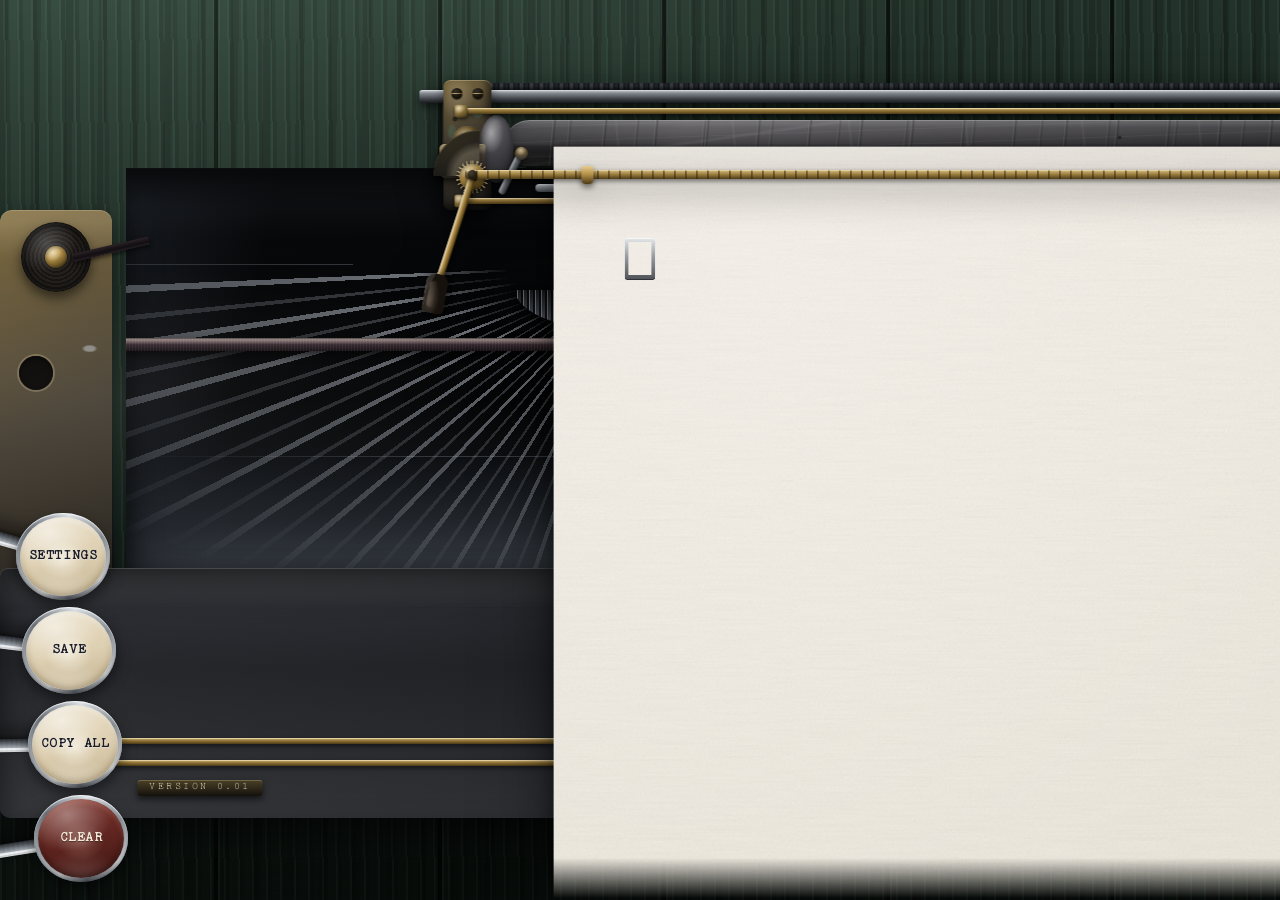
<file: index.html>
<!DOCTYPE html>
<html lang="en">
<head>
<meta charset="utf-8">
<meta name="viewport" content="width=device-width, initial-scale=1, viewport-fit=cover">
<title>Typewriter</title>
<meta name="description" content="Type on a sheet of paper in a mechanical typewriter.">
<meta name="theme-color" content="#2b2119">
<link rel="icon" href="assets/favicon.png" type="image/png" sizes="128x128">
<link rel="apple-touch-icon" href="assets/favicon.png">
<!-- Only the default typeface is preloaded. The other three are opt-in from
     the settings card and can wait for the stylesheet to request them. -->
<link rel="preload" href="assets/fonts/tt2020.woff2" as="font" type="font/woff2" crossorigin>
<link rel="stylesheet" href="style.css">
</head>
<body data-realism="off" data-sound="on" data-typeface="tt2020">

<!-- Touch devices have no physical keyboard to listen to. Tapping the sheet
     focuses this field, which is what raises the software keyboard; app.js
     reads its input events and drives the same strike path. -->
<input id="key-catcher" type="text" inputmode="text" enterkeyhint="enter"
       autocomplete="off" autocorrect="off" autocapitalize="off" spellcheck="false"
       aria-label="Typing surface">

<div id="desk">

  <div id="machine">

    <div id="machine-body" aria-hidden="true">
      <i class="mb-shoulder mb-shoulder-l"></i>
      <i class="mb-shoulder mb-shoulder-r"></i>
      <i class="mb-spool mb-spool-l"></i>
      <i class="mb-spool mb-spool-r"></i>
      <i class="mb-wear"></i>
    </div>

    <div id="platen-assembly">
      <i class="carriage-rail" aria-hidden="true"></i>
      <i class="frame frame-l" aria-hidden="true"><i class="screw screw-a"></i><i class="screw screw-b"></i><i class="screw screw-c"></i></i>
      <i class="frame frame-r" aria-hidden="true"><i class="screw screw-a"></i><i class="screw screw-b"></i><i class="screw screw-c"></i></i>
      <div id="platen"></div>
      <i class="collar collar-l" aria-hidden="true"></i>
      <i class="collar collar-r" aria-hidden="true"></i>
      <div id="bail">
        <i class="bail-arm bail-arm-l"></i><i class="bail-arm bail-arm-r"></i>
        <span class="bail-roller bail-roller-l"></span><span class="bail-roller bail-roller-r"></span>
      </div>
      <i class="tie-rod tie-rod-bottom" aria-hidden="true"></i>
      <div id="platen-knob" aria-hidden="true"></div>
      <button id="carriage-lever" type="button" aria-label="Carriage return">
        <i class="lever-bracket"></i>
        <i class="lever-quadrant"></i>
        <i class="lever-spring"></i>
        <i class="lever-boss"></i>
        <span class="lever-arm"><i class="lever-shaft"></i><i class="lever-grip"></i></span>
      </button>
    </div>

    <div id="sheet-viewport">
      <div id="interior" aria-hidden="true">
        <i class="mb-typebars"></i>
        <i class="mb-segment"></i>
        <i class="mb-ribbon"></i>
      </div>
      <div id="sheet">
        <div id="paper-grain"></div>
        <div id="patch-layer"></div>
        <div id="ink-layer"></div>
      </div>
    </div>

    <!-- The carriage hardware that is bolted across the FRONT of the paper:
         the upper tie rod, the line gauge and the margin stops riding on
         it. Travels with the carriage exactly as #platen-assembly does, but
         is a separate layer because the paper passes between the two. The
         lower tie rod stays in the assembly, behind the paper. -->
    <div id="platen-front" aria-hidden="true">
      <i class="tie-rod tie-rod-top"></i>
      <i class="scale"></i>
      <i class="margin-stop margin-stop-l"></i>
      <i class="margin-stop margin-stop-r"></i>
    </div>

    <div id="machine-front" aria-hidden="true">
      <i class="mb-hood"></i>
      <i class="mb-rod mb-rod-a"></i>
      <i class="mb-rod mb-rod-b"></i>
      <span class="mb-plate" id="version-plate">VERSION 0.01</span>
      <i class="mb-foot mb-foot-l"></i>
      <i class="mb-foot mb-foot-r"></i>
    </div>

    <!-- The desk, repainted over the page below the machine. Its own layer
         because it is the one part of the machine that has to sit above
         the paper; the casting itself is below it. -->
    <div id="machine-apron" aria-hidden="true">
      <i class="mb-apron"></i>
    </div>

    <div id="type-guide"></div>
  </div>

  <div id="rail">
    <button class="rail-key" data-side="left"  data-action="settings" type="button"><span class="arm"></span><span class="ring"></span><span class="cap">Settings</span></button>
    <button class="rail-key" data-side="left"  data-action="save"     type="button"><span class="arm"></span><span class="ring"></span><span class="cap">Save</span></button>
    <button class="rail-key" data-side="right" data-action="copy"     type="button"><span class="arm"></span><span class="ring"></span><span class="cap">Copy All</span></button>
    <button class="rail-key" data-side="right" data-action="erase"    type="button"><span class="arm"></span><span class="ring"></span><span class="cap">Clear</span></button>
  </div>

  <div id="settings-card" class="card" role="dialog" aria-modal="true" aria-labelledby="card-title" hidden>
    <div class="card-rule"></div>
    <i class="card-stain" aria-hidden="true"></i>
    <h2 class="card-title" id="card-title">Settings</h2>

    <div class="setting" data-setting="export-format">
      <label for="opt-export-format" class="setting-label">Save format</label>
      <select id="opt-export-format">
        <option value="md">Markdown (.md)</option>
        <option value="txt">Plain text (.txt)</option>
        <option value="html">Web page (.html)</option>
        <option value="rtf">Rich Text Format (.rtf)</option>
      </select>
    </div>

    <div class="setting" data-setting="typeface">
      <label for="opt-typeface" class="setting-label">Typeface</label>
      <select id="opt-typeface">
        <option value="tt2020">TT2020</option>
        <option value="courier-prime">Courier Prime</option>
        <option value="special-elite">Special Elite</option>
        <option value="cutive-mono">Cutive Mono</option>
      </select>
    </div>

    <div class="setting" data-setting="sound">
      <label class="lever"><input type="checkbox" id="opt-sound" checked><span class="lever-art"></span><span class="lever-label">Sound</span></label>
      <input type="range" id="opt-volume" class="thumbwheel" min="0" max="100" value="55" aria-label="Volume">
      <label for="opt-sound-profile" class="setting-label">Sound profile</label>
      <select id="opt-sound-profile">
        <option value="classic">Soft Mechanical</option>
        <option value="chrome">Chrome Office</option>
        <option value="foundry">Steel Foundry</option>
        <option value="teleprinter">Electric Teleprinter</option>
        <option value="portable">Precision Portable</option>
      </select>
    </div>

    <div class="setting" data-setting="realism">
      <label class="lever"><input type="checkbox" id="opt-realism"><span class="lever-art"></span><span class="lever-label">Realism Mode</span></label>
      <p class="setting-note">Backspace moves the carriage without erasing. Words may split at the margin.</p>
    </div>

    <button type="button" id="card-close" class="card-close" aria-label="Close settings">x</button>
  </div>

  <div id="erase-confirm" class="card" role="dialog" aria-modal="true" aria-labelledby="erase-confirm-title" aria-describedby="erase-confirm-text" hidden>
    <div class="card-rule"></div>
    <h2 class="erase-confirm-title" id="erase-confirm-title">Clear this page?</h2>
    <p class="erase-confirm-text" id="erase-confirm-text">This cannot be undone.</p>
    <button type="button" id="erase-no"  class="card-key">No</button>
    <button type="button" id="erase-yes" class="card-key">Yes</button>
    <button type="button" id="erase-close" class="card-close" aria-label="Close clear confirmation">x</button>
  </div>

</div>

<p id="a11y-status" class="visually-hidden" role="status" aria-live="polite"></p>

<script src="app.js"></script>
</body>
</html>
</file>
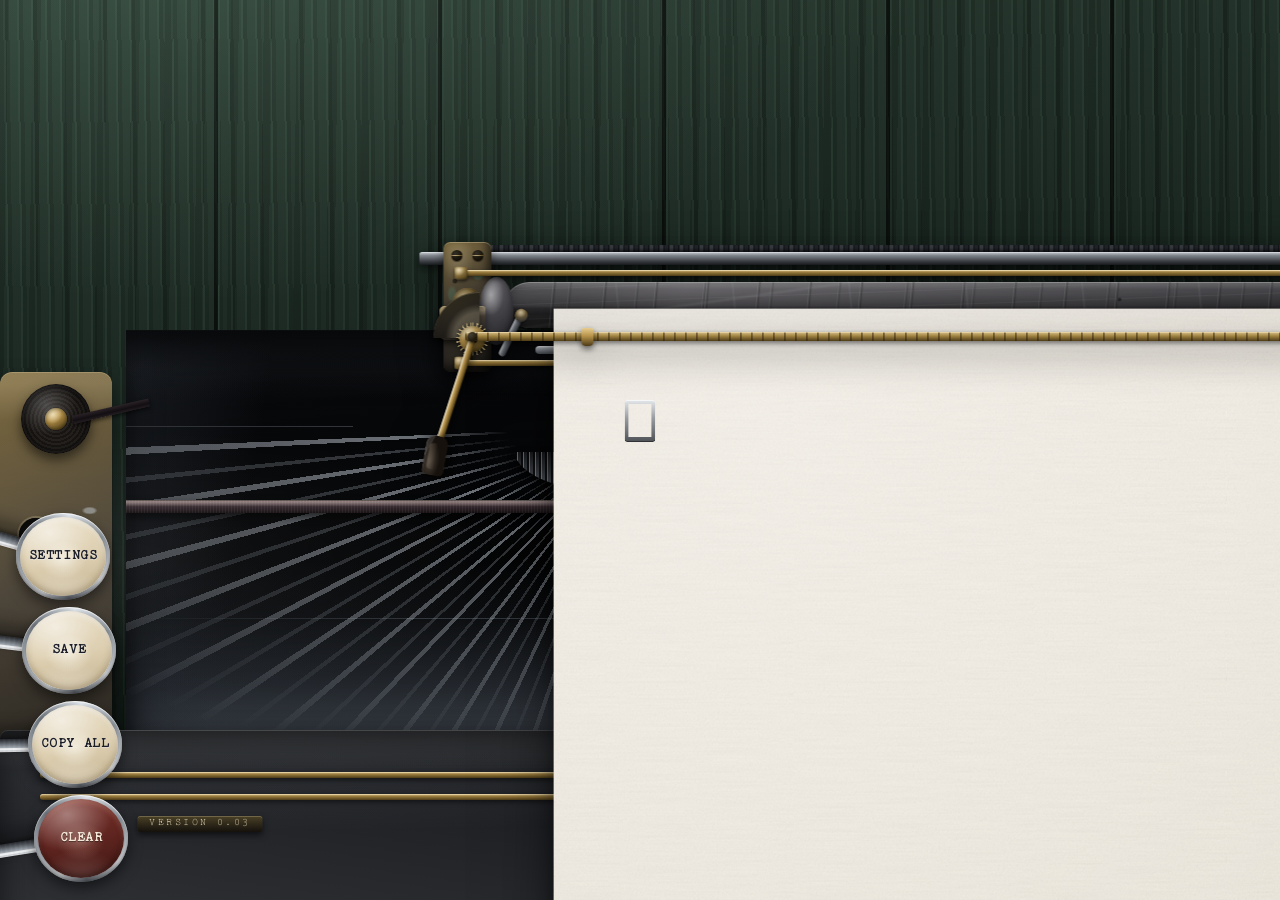
<file: public/index.html>
<!DOCTYPE html>
<html lang="en">
<head>
<meta charset="utf-8">
<meta name="viewport" content="width=device-width, initial-scale=1, viewport-fit=cover">
<title>Typewriter</title>
<meta name="description" content="Type on a sheet of paper in a mechanical typewriter.">
<meta name="theme-color" content="#2b2119">
<link rel="icon" href="assets/favicon.png" type="image/png" sizes="128x128">
<link rel="apple-touch-icon" href="assets/favicon.png">
<!-- Only the default typeface is preloaded. The other three are opt-in from
     the settings card and can wait for the stylesheet to request them. -->
<link rel="preload" href="assets/fonts/tt2020.woff2" as="font" type="font/woff2" crossorigin>
<link rel="stylesheet" href="style.css">
</head>
<body data-realism="off" data-sound="on" data-typeface="tt2020">

<!-- Touch devices have no physical keyboard to listen to. Tapping the sheet
     focuses this field, which is what raises the software keyboard; app.js
     reads its input events and drives the same strike path. -->
<input id="key-catcher" type="text" inputmode="text" enterkeyhint="enter"
       autocomplete="off" autocorrect="off" autocapitalize="off" spellcheck="false"
       aria-label="Typing surface">

<div id="desk">

  <div id="machine">

    <div id="machine-body" aria-hidden="true">
      <i class="mb-shoulder mb-shoulder-l"></i>
      <i class="mb-shoulder mb-shoulder-r"></i>
      <i class="mb-spool mb-spool-l"></i>
      <i class="mb-spool mb-spool-r"></i>
      <i class="mb-wear"></i>
    </div>

    <div id="platen-assembly">
      <i class="carriage-rail" aria-hidden="true"></i>
      <i class="frame frame-l" aria-hidden="true"><i class="screw screw-a"></i><i class="screw screw-b"></i><i class="screw screw-c"></i></i>
      <i class="frame frame-r" aria-hidden="true"><i class="screw screw-a"></i><i class="screw screw-b"></i><i class="screw screw-c"></i></i>
      <div id="platen"></div>
      <i class="collar collar-l" aria-hidden="true"></i>
      <i class="collar collar-r" aria-hidden="true"></i>
      <div id="bail">
        <i class="bail-arm bail-arm-l"></i><i class="bail-arm bail-arm-r"></i>
        <span class="bail-roller bail-roller-l"></span><span class="bail-roller bail-roller-r"></span>
      </div>
      <i class="tie-rod tie-rod-bottom" aria-hidden="true"></i>
      <div id="platen-knob" aria-hidden="true"></div>
      <button id="carriage-lever" type="button" aria-label="Carriage return">
        <i class="lever-bracket"></i>
        <i class="lever-quadrant"></i>
        <i class="lever-spring"></i>
        <i class="lever-boss"></i>
        <span class="lever-arm"><i class="lever-shaft"></i><i class="lever-grip"></i></span>
      </button>
    </div>

    <div id="sheet-viewport">
      <div id="interior" aria-hidden="true">
        <i class="mb-typebars"></i>
        <i class="mb-segment"></i>
        <i class="mb-ribbon"></i>
      </div>
      <div id="sheet">
        <div id="paper-grain"></div>
        <div id="patch-layer"></div>
        <div id="ink-layer"></div>
      </div>
    </div>

    <!-- The carriage hardware that is bolted across the FRONT of the paper:
         the upper tie rod, the line gauge and the margin stops riding on
         it. Travels with the carriage exactly as #platen-assembly does, but
         is a separate layer because the paper passes between the two. The
         lower tie rod stays in the assembly, behind the paper. -->
    <div id="platen-front" aria-hidden="true">
      <i class="tie-rod tie-rod-top"></i>
      <i class="scale"></i>
      <i class="margin-stop margin-stop-l"></i>
      <i class="margin-stop margin-stop-r"></i>
    </div>

    <div id="machine-front" aria-hidden="true">
      <i class="mb-hood"></i>
      <i class="mb-rod mb-rod-a"></i>
      <i class="mb-rod mb-rod-b"></i>
      <span class="mb-plate" id="version-plate">VERSION 0.01</span>
      <i class="mb-foot mb-foot-l"></i>
      <i class="mb-foot mb-foot-r"></i>
    </div>

    <!-- The desk, repainted over the page below the machine. Its own layer
         because it is the one part of the machine that has to sit above
         the paper; the casting itself is below it. -->
    <div id="machine-apron" aria-hidden="true">
      <i class="mb-apron"></i>
    </div>

    <div id="type-guide"></div>
  </div>

  <div id="rail">
    <button class="rail-key" data-side="left"  data-action="settings" type="button"><span class="arm"></span><span class="ring"></span><span class="cap">Settings</span></button>
    <button class="rail-key" data-side="left"  data-action="save"     type="button"><span class="arm"></span><span class="ring"></span><span class="cap">Save</span></button>
    <button class="rail-key" data-side="right" data-action="copy"     type="button"><span class="arm"></span><span class="ring"></span><span class="cap">Copy All</span></button>
    <button class="rail-key" data-side="right" data-action="erase"    type="button"><span class="arm"></span><span class="ring"></span><span class="cap">Clear</span></button>
  </div>

  <div id="settings-card" class="card" role="dialog" aria-modal="true" aria-labelledby="card-title" hidden>
    <div class="card-rule"></div>
    <i class="card-stain" aria-hidden="true"></i>
    <h2 class="card-title" id="card-title">Settings</h2>

    <div class="setting" data-setting="export-format">
      <label for="opt-export-format" class="setting-label">Save format</label>
      <select id="opt-export-format">
        <option value="md">Markdown (.md)</option>
        <option value="txt">Plain text (.txt)</option>
        <option value="html">Web page (.html)</option>
        <option value="rtf">Rich Text Format (.rtf)</option>
      </select>
    </div>

    <div class="setting" data-setting="typeface">
      <label for="opt-typeface" class="setting-label">Typeface</label>
      <select id="opt-typeface">
        <option value="tt2020">TT2020</option>
        <option value="courier-prime">Courier Prime</option>
        <option value="special-elite">Special Elite</option>
        <option value="cutive-mono">Cutive Mono</option>
      </select>
    </div>

    <div class="setting" data-setting="sound">
      <label class="lever"><input type="checkbox" id="opt-sound" checked><span class="lever-art"></span><span class="lever-label">Sound</span></label>
      <input type="range" id="opt-volume" class="thumbwheel" min="0" max="100" value="55" aria-label="Volume">
      <label for="opt-sound-profile" class="setting-label">Sound profile</label>
      <select id="opt-sound-profile">
        <option value="classic">Soft Mechanical</option>
        <option value="chrome">Chrome Office</option>
        <option value="foundry">Steel Foundry</option>
        <option value="teleprinter">Electric Teleprinter</option>
        <option value="portable">Precision Portable</option>
      </select>
    </div>

    <div class="setting" data-setting="realism">
      <label class="lever"><input type="checkbox" id="opt-realism"><span class="lever-art"></span><span class="lever-label">Realism Mode</span></label>
      <p class="setting-note">Backspace moves the carriage without erasing. Words may split at the margin.</p>
    </div>

    <button type="button" id="card-close" class="card-close" aria-label="Close settings">x</button>
  </div>

  <div id="erase-confirm" class="card" role="dialog" aria-modal="true" aria-labelledby="erase-confirm-title" aria-describedby="erase-confirm-text" hidden>
    <div class="card-rule"></div>
    <h2 class="erase-confirm-title" id="erase-confirm-title">Clear this page?</h2>
    <p class="erase-confirm-text" id="erase-confirm-text">This cannot be undone.</p>
    <button type="button" id="erase-no"  class="card-key">No</button>
    <button type="button" id="erase-yes" class="card-key">Yes</button>
    <button type="button" id="erase-close" class="card-close" aria-label="Close clear confirmation">x</button>
  </div>

</div>

<p id="a11y-status" class="visually-hidden" role="status" aria-live="polite"></p>
<!-- Visible only for failures. aria-hidden because #a11y-status above has
     already announced the same words; without it every failure is read twice. -->
<p id="status-slip" aria-hidden="true"></p>

<script src="app.js"></script>
</body>
</html>
</file>
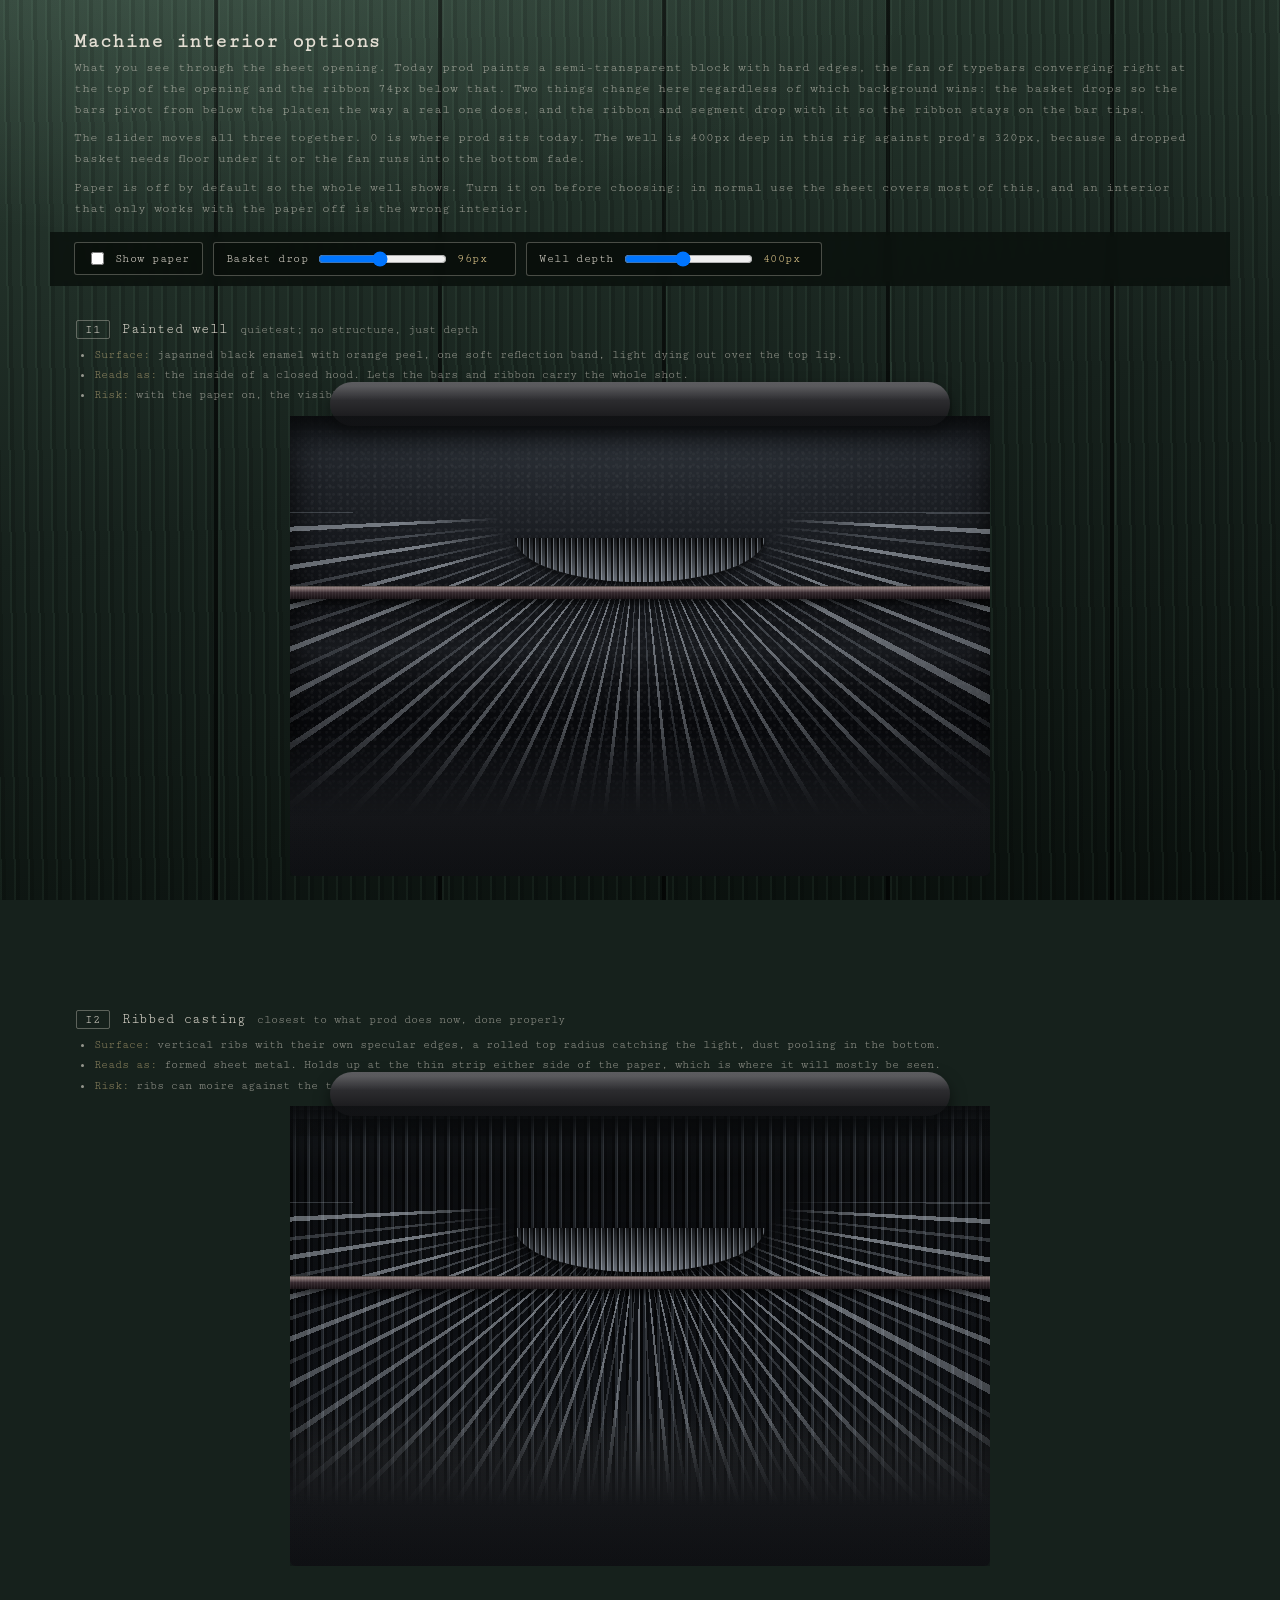
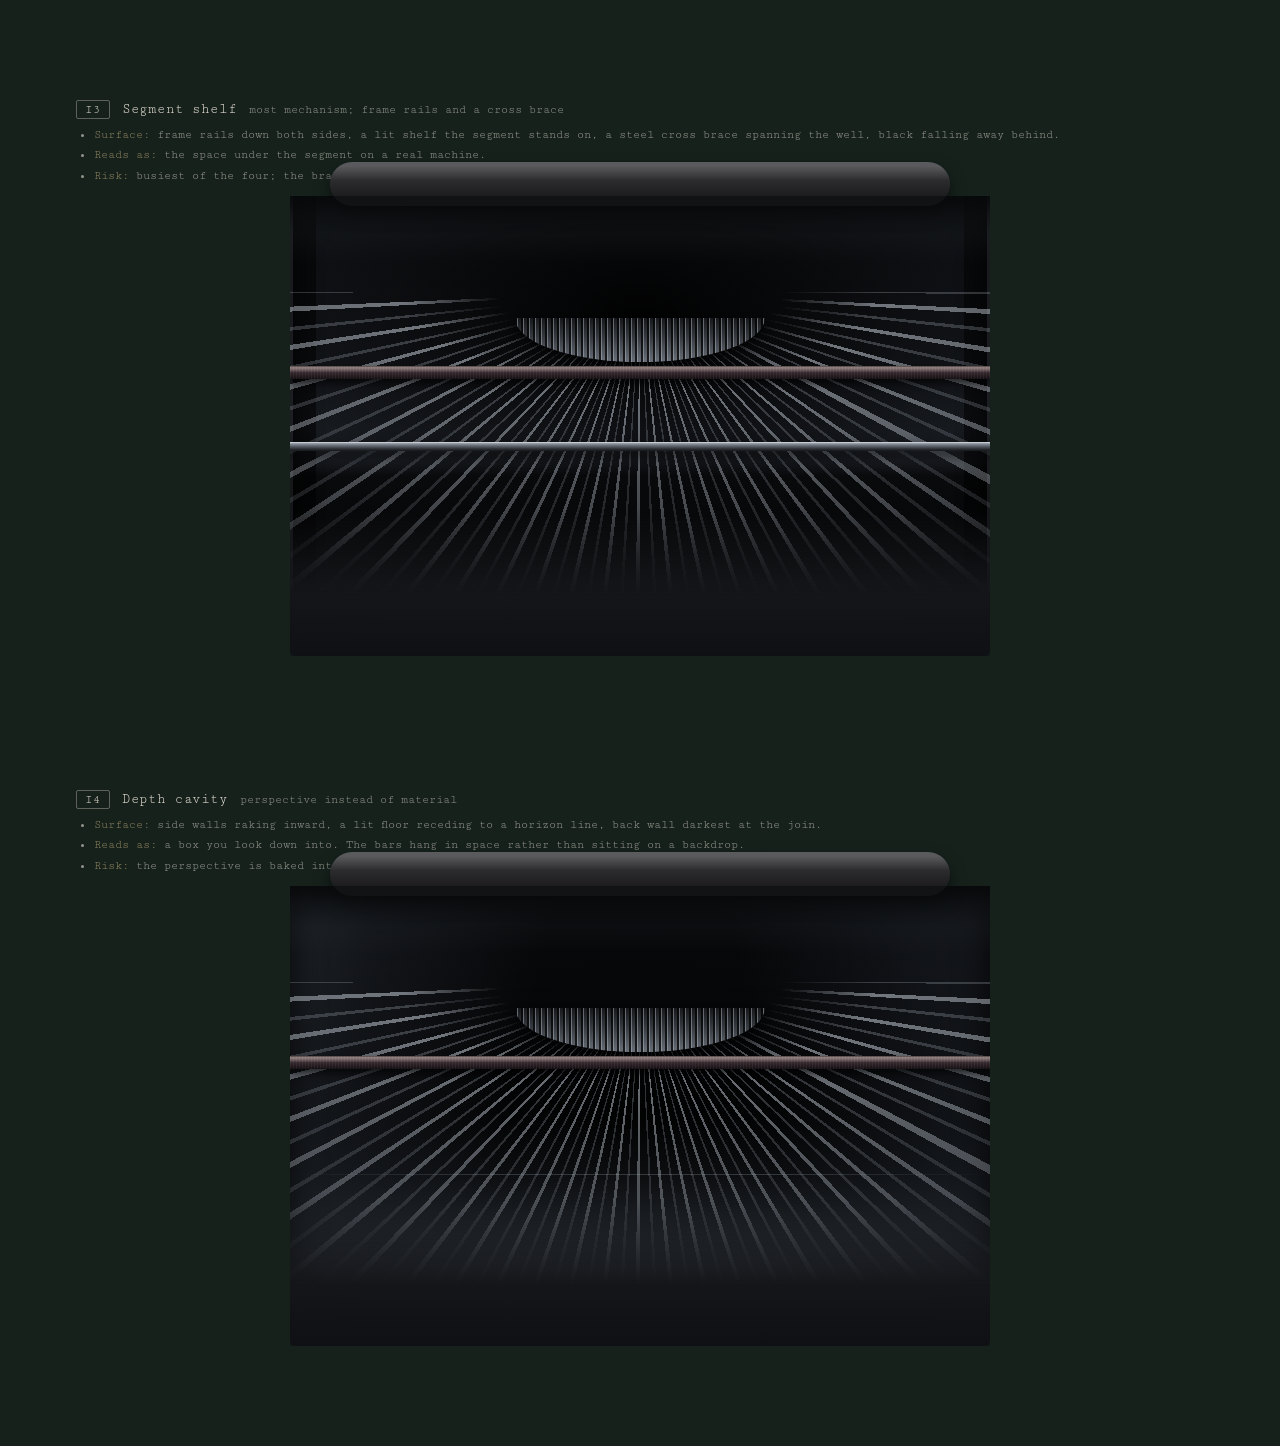
<file: stage/interior.html>
<!DOCTYPE html>
<html lang="en">
<head>
<meta charset="utf-8">
<meta name="viewport" content="width=device-width, initial-scale=1">
<title>Typewriter - machine interior options</title>
<link href="https://fonts.googleapis.com/css2?family=Cutive+Mono&display=swap" rel="stylesheet">
<style>
:root {
  --paper: #f3ece0;
  --paper-lit: #f8f3ea;
  --paper-shade: #e6dcc9;
  --ink: #2b2622;
  --steel: #9aa0a6;
  --steel-hi: #e4e8ec;
  --steel-lo: #4a4f55;
  --rubber: #2b2b2e;
  --brass: #b8934a;
  --brass-hi: #e8cf92;
  --brass-lo: #5e4820;
  --desk: #16211c;
  --desk-hi: #2b3d33;
  --desk-lo: #090f0c;
  --face: "Cutive Mono", "Courier New", monospace;

  /* How far the whole basket drops from where prod has it today. The fan,
     the segment and the ribbon all move together by this amount, so the
     ribbon stays at the bar tips. Driven live by the slider. */
  --bar-drop: 96px;
  /* The well is deeper than prod's 320px, because a dropped basket needs
     room below it or the fan runs straight into the fade. */
  --well-h: 400px;
}

*, *::before, *::after { box-sizing: border-box; }

body {
  margin: 0;
  font-family: var(--face);
  color: #e2ddd2;
  background-color: var(--desk);
  background-image:
    radial-gradient(110% 60% at 15% -6%, rgba(206,255,224,0.12), rgba(206,255,224,0) 54%),
    repeating-linear-gradient(90deg,
      rgba(0,0,0,0) 0 214px, rgba(0,0,0,0.62) 214px 218px,
      rgba(150,200,168,0.07) 218px 220px, rgba(0,0,0,0) 220px 224px),
    repeating-linear-gradient(89.3deg,
      rgba(120,170,138,0.07) 0 2px, rgba(0,0,0,0.14) 2px 6px, rgba(0,0,0,0) 6px 14px),
    linear-gradient(170deg, var(--desk-hi) 0%, var(--desk) 50%, var(--desk-lo) 100%);
  background-attachment: fixed;
}

header { padding: 30px 24px 4px; max-width: 1180px; margin: 0 auto; }
header h1 { margin: 0 0 6px; font-size: 20px; letter-spacing: 0.04em; }
header p { margin: 0 0 8px; font-size: 13px; opacity: 0.62; line-height: 1.6; }

.option { max-width: 1180px; margin: 0 auto; padding: 0 24px 40px; }
.label { display: flex; align-items: baseline; gap: 12px; padding: 34px 2px 4px; font-size: 14px; letter-spacing: 0.06em; }
.label .tag { font-size: 12px; padding: 2px 8px; border: 1px solid rgba(226,221,210,0.35); border-radius: 2px; }
.label .note { font-size: 12px; opacity: 0.6; letter-spacing: 0; }
.bullets { margin: 2px 2px 10px; padding-left: 18px; font-size: 12px; opacity: 0.62; line-height: 1.7; }
.bullets b { font-weight: normal; color: var(--brass-hi); opacity: 0.9; }

.controls {
  position: sticky;
  top: 0;
  z-index: 50;
  max-width: 1180px;
  margin: 0 auto;
  padding: 10px 24px;
  font-size: 12px;
  letter-spacing: 0.04em;
  display: flex;
  flex-wrap: wrap;
  align-items: center;
  gap: 10px;
  backdrop-filter: blur(4px);
  background: rgba(9, 15, 12, 0.8);
}
.controls label {
  display: inline-flex;
  align-items: center;
  gap: 8px;
  padding: 6px 12px;
  border: 1px solid rgba(226, 221, 210, 0.3);
  border-radius: 3px;
  cursor: pointer;
  background: rgba(0, 0, 0, 0.25);
}
.controls output { color: var(--brass-hi); min-width: 46px; }

.chosen { border-color: rgba(232, 207, 146, 0.85) !important; color: var(--brass-hi); }

/* ============================================================
   RIG

   One sheet opening at prod's own scale, seen from the typist's
   seat. The well is what you look into through the opening: the
   basket the typebars hang in, the segment they rise through and
   the ribbon lying across the strike line. The paper covers most
   of it in practice, which is why the sheet toggle matters more
   here than it did on the body rig - an interior that only reads
   well with the paper off is the wrong interior.

   Everything is at the same pixel values prod uses, so whatever
   is chosen transfers straight across.
   ============================================================ */

.rig {
  position: relative;
  width: 700px; max-width: 100%;
  height: 520px;
  margin: 0 auto;
  display: flex;
  justify-content: center;
}

/* The opening itself: prod's #sheet-viewport. Carries the machine's front
   face as its background, because the well fades out at the bottom and
   what shows through that fade is the casting, not the desk. */
.opening {
  position: relative;
  width: 700px;
  height: 460px;
  border-radius: 2px 2px 6px 6px;
  background:
    linear-gradient(180deg, rgba(255,238,200,0.06) 0 2px, rgba(0,0,0,0) 22px),
    linear-gradient(180deg, #2f3237 0%, #1e2125 46%, #121316 100%);
}

/* ---- the well: prod's #interior ----------------------------------- */

.well {
  position: absolute;
  inset: 0 0 auto 0;
  height: var(--well-h);
  overflow: hidden;
  z-index: 0;
  /* fade into the casting rather than ending on a line */
  -webkit-mask: linear-gradient(180deg, #000 0 78%, rgba(0,0,0,0) 100%);
          mask: linear-gradient(180deg, #000 0 78%, rgba(0,0,0,0) 100%);
}

/* The fan converges upward on the strike point. Dropping it moves the
   convergence down into the well, which is where a real basket pivots:
   the bars swing UP to the platen from a segment sitting well below it.
   The mask keeps the middle clear, because at that radius the bars are
   closer together than a pixel and would merge into a solid disc. */
.bars {
  position: absolute;
  left: 50%;
  top: var(--bar-drop);
  width: 1100px;
  height: 380px;
  transform: translateX(-50%);
  background:
    repeating-conic-gradient(from 118deg at 50% 0%,
      rgba(196,204,214,0.55) 0deg 0.8deg,
      rgba(20,22,26,0) 0.8deg 3.1deg,
      rgba(150,158,168,0.34) 3.1deg 3.7deg,
      rgba(20,22,26,0) 3.7deg 6.2deg);
  -webkit-mask: radial-gradient(80% 92% at 50% 0%,
      rgba(0,0,0,0) 16%, #000 27%, rgba(0,0,0,0.55) 68%, rgba(0,0,0,0) 100%);
          mask: radial-gradient(80% 92% at 50% 0%,
      rgba(0,0,0,0) 16%, #000 27%, rgba(0,0,0,0.55) 68%, rgba(0,0,0,0) 100%);
}

/* the segment: the slotted arc the bars rise through, below the tips */
.segment {
  position: absolute;
  left: 50%;
  top: calc(26px + var(--bar-drop));
  width: 250px;
  height: 44px;
  transform: translateX(-50%);
  border-radius: 0 0 50% 50% / 0 0 100% 100%;
  background:
    repeating-linear-gradient(90deg,
      rgba(0,0,0,0.75) 0 2px, rgba(184,192,202,0.45) 2px 3px, rgba(0,0,0,0) 3px 6px),
    linear-gradient(0deg, #6a7079 0%, #34383d 60%, #16181b 100%);
  box-shadow: 0 3px 7px rgba(0,0,0,0.6);
}

/* the ribbon, running the width of the machine at the strike line.
   Rides down with the basket so it stays at the bar tips. */
.ribbon {
  position: absolute;
  left: 0;
  right: 0;
  top: calc(74px + var(--bar-drop));
  height: 13px;
  border-top: 1px solid rgba(226,214,196,0.34);
  background:
    repeating-linear-gradient(90deg,
      rgba(255,255,255,0.05) 0 1px, rgba(0,0,0,0) 1px 3px),
    linear-gradient(180deg, rgba(255,236,214,0.28) 0 12%, rgba(0,0,0,0) 46%),
    linear-gradient(180deg, #63505a 0%, #33272c 50%, #150f12 100%);
  box-shadow: 0 4px 9px rgba(0,0,0,0.7);
}

/* ---- the opening's own shading, over the well --------------------- */

.curl {
  position: absolute;
  inset: 0 0 auto 0;
  height: 68px;
  z-index: 2;
  pointer-events: none;
  background: linear-gradient(180deg,
    rgba(10,12,14,0.62) 0%, rgba(22,26,30,0.34) 26%,
    rgba(44,50,56,0.14) 58%, rgba(0,0,0,0) 100%);
}
.vignette {
  position: absolute;
  inset: 0;
  z-index: 2;
  pointer-events: none;
  background:
    radial-gradient(120% 100% at 50% 46%, rgba(0,0,0,0) 52%, rgba(14,16,20,0.34) 100%),
    linear-gradient(0deg, rgba(10,12,15,0.38) 0%, rgba(0,0,0,0) 16%);
}

/* ---- the sheet, drawn over the well ------------------------------- */

.sheet {
  position: absolute;
  left: 50%;
  top: 150px;
  width: 620px;
  /* Cut where prod's apron cuts it, so the sheet stays inside the rig
     instead of running down over the next option's label. */
  height: 330px;
  transform: translateX(-50%);
  z-index: 3;
  display: none;
  background-color: var(--paper);
  background-image: linear-gradient(180deg,
    var(--paper-lit) 0%, var(--paper) 38%, var(--paper) 62%, var(--paper-shade) 100%);
  box-shadow: 0 30px 60px rgba(0,0,0,0.55), 0 6px 18px rgba(0,0,0,0.4);
}
body.show-paper .sheet { display: block; }

/* the platen above the opening, for scale */
.platen {
  position: absolute;
  left: 50%;
  top: -34px;
  width: 620px;
  height: 44px;
  transform: translateX(-50%);
  z-index: 1;
  border-radius: 22px;
  background:
    linear-gradient(180deg, rgba(255,255,255,0.16) 0 10%, rgba(0,0,0,0) 42%),
    linear-gradient(180deg, #3d3d41 0%, var(--rubber) 44%, #131315 100%);
  box-shadow: 0 8px 16px rgba(0,0,0,0.55);
}


/* ============================================================
   I1 - painted well
   Japanned black enamel, the way the inside of a hood is
   actually finished: no structure, just a deep formed shell
   with a soft top-down falloff and orange-peel in the paint.
   ============================================================ */
.i1 .well {
  background:
    /* orange peel in the enamel, very faint */
    radial-gradient(circle at 22% 18%, rgba(255,255,255,0.035) 0 1px, rgba(0,0,0,0) 2px),
    radial-gradient(circle at 68% 44%, rgba(255,255,255,0.03) 0 1px, rgba(0,0,0,0) 2px),
    radial-gradient(circle at 41% 71%, rgba(255,255,255,0.03) 0 1px, rgba(0,0,0,0) 2px),
    /* one soft reflection band where the shell turns toward the light */
    linear-gradient(180deg,
      rgba(0,0,0,0) 0 46%,
      rgba(150,164,180,0.10) 58%,
      rgba(150,164,180,0.03) 66%,
      rgba(0,0,0,0) 76%),
    /* light falling in over the top lip and dying out */
    radial-gradient(150% 88% at 50% -6%, rgba(126,140,156,0.30), rgba(0,0,0,0) 72%),
    linear-gradient(180deg, #101216 0%, #0a0b0e 52%, #06070a 100%);
  background-size: 7px 7px, 11px 11px, 9px 9px, auto, auto, auto;
  box-shadow: inset 0 14px 30px rgba(0,0,0,0.9);
}

/* ============================================================
   I2 - ribbed casting
   Prod's ribs, done as a formed sheet-metal wall: each rib
   carries its own specular edge, the top rolls over a radius
   into the light, and dust settles in the bottom of the well.
   ============================================================ */
.i2 .well {
  background:
    /* the ribs: dark valley, lit left flank, sharp highlight edge */
    repeating-linear-gradient(90deg,
      rgba(0,0,0,0.55) 0 3px,
      rgba(120,132,146,0.16) 3px 5px,
      rgba(196,208,222,0.20) 5px 6px,
      rgba(0,0,0,0.30) 6px 9px,
      rgba(0,0,0,0) 9px 14px),
    /* dust and wear pooling at the bottom of the well */
    linear-gradient(0deg, rgba(122,112,92,0.16) 0%, rgba(0,0,0,0) 26%),
    /* the top radius, where the wall rolls over toward the platen */
    linear-gradient(180deg,
      rgba(198,210,224,0.22) 0 4px,
      rgba(120,132,146,0.14) 4px 13px,
      rgba(0,0,0,0.45) 13px 30px,
      rgba(0,0,0,0) 30px 90px),
    radial-gradient(130% 76% at 50% 0%, rgba(0,0,0,0.7), rgba(0,0,0,0) 78%),
    linear-gradient(180deg, #14171b 0%, #0d0f13 56%, #16191d 100%);
  box-shadow: inset 0 12px 26px rgba(0,0,0,0.85);
}

/* ============================================================
   I3 - segment shelf
   Structural. The well is not a wall, it is the space under the
   segment: a cross brace spans the machine, the back of the
   basket falls away black, and the sides carry the frame rails
   the basket is bolted to.
   ============================================================ */
.i3 .well {
  background:
    /* the two frame rails, one down each side of the basket */
    linear-gradient(90deg,
      rgba(150,160,172,0.20) 0 3px, rgba(0,0,0,0.5) 3px 26px, rgba(0,0,0,0) 26px 30px),
    linear-gradient(270deg,
      rgba(150,160,172,0.20) 0 3px, rgba(0,0,0,0.5) 3px 26px, rgba(0,0,0,0) 26px 30px),
    /* the back of the basket: nothing, falling away */
    radial-gradient(66% 58% at 50% 30%, rgba(0,0,0,0.92), rgba(0,0,0,0) 84%),
    /* the shelf the segment stands on, catching light on its lip */
    linear-gradient(180deg,
      rgba(0,0,0,0) 0 62%,
      rgba(158,170,184,0.16) 63%,
      rgba(96,104,116,0.10) 65%,
      rgba(0,0,0,0.55) 70%,
      rgba(0,0,0,0.72) 100%),
    linear-gradient(180deg, #0d0f12 0%, #171a1f 60%, #0b0d10 100%);
  box-shadow: inset 0 12px 30px rgba(0,0,0,0.9);
}
/* the cross brace: a steel rod spanning the well below the segment */
.i3 .well::after {
  content: "";
  position: absolute;
  left: -20px; right: -20px;
  top: calc(150px + var(--bar-drop));
  height: 9px;
  border-radius: 4px;
  background: linear-gradient(180deg, #b9c1cb 0%, #6f767f 34%, #2a2e33 78%, #15171a 100%);
  box-shadow: 0 5px 12px rgba(0,0,0,0.75), inset 0 1px 0 rgba(255,255,255,0.3);
}

/* ============================================================
   I4 - depth cavity
   Perspective rather than material. The side walls rake inward
   and the floor catches the key light, so the opening reads as
   a box you are looking down into and the bars hang in real
   space rather than being painted on a backdrop.
   ============================================================ */
.i4 .well {
  background:
    /* left and right walls raking in toward a vanishing centre */
    linear-gradient(102deg,
      rgba(96,108,124,0.26) 0%, rgba(30,34,40,0.5) 12%, rgba(0,0,0,0) 34%),
    linear-gradient(258deg,
      rgba(72,82,96,0.20) 0%, rgba(26,30,36,0.5) 12%, rgba(0,0,0,0) 34%),
    /* the floor, lit from the upper left, receding into the back wall */
    linear-gradient(180deg,
      rgba(0,0,0,0) 0 58%,
      rgba(118,130,146,0.05) 72%,
      rgba(142,156,174,0.16) 88%,
      rgba(168,182,200,0.22) 100%),
    /* the back wall, darkest at the horizon line */
    radial-gradient(120% 62% at 50% 56%, rgba(0,0,0,0.88), rgba(0,0,0,0.2) 92%),
    linear-gradient(180deg, #090a0d 0%, #0f1216 62%, #1b1f25 100%);
  box-shadow: inset 0 16px 34px rgba(0,0,0,0.92);
}
/* the horizon: where the floor meets the back wall */
.i4 .well::after {
  content: "";
  position: absolute;
  left: 0; right: 0;
  top: 72%;
  height: 1px;
  background: linear-gradient(90deg,
    rgba(0,0,0,0) 0%, rgba(186,200,218,0.22) 30%, rgba(186,200,218,0.22) 70%, rgba(0,0,0,0) 100%);
}
</style>
</head>
<body>

<header>
  <h1>Machine interior options</h1>
  <p>What you see through the sheet opening. Today prod paints a semi-transparent block with hard edges, the fan of typebars converging right at the top of the opening and the ribbon 74px below that. Two things change here regardless of which background wins: the basket drops so the bars pivot from below the platen the way a real one does, and the ribbon and segment drop with it so the ribbon stays on the bar tips.</p>
  <p>The slider moves all three together. 0 is where prod sits today. The well is 400px deep in this rig against prod's 320px, because a dropped basket needs floor under it or the fan runs into the bottom fade.</p>
  <p>Paper is off by default so the whole well shows. Turn it on before choosing: in normal use the sheet covers most of this, and an interior that only works with the paper off is the wrong interior.</p>
</header>

<div class="controls">
  <label><input type="checkbox" id="paper-toggle"> Show paper</label>
  <label>Basket drop <input type="range" id="drop" min="0" max="200" step="4" value="96"> <output id="drop-out">96px</output></label>
  <label>Well depth <input type="range" id="depth" min="300" max="520" step="10" value="400"> <output id="depth-out">400px</output></label>
</div>

<section class="option">
  <div class="label"><span class="tag">I1</span> Painted well <span class="note">quietest; no structure, just depth</span></div>
  <ul class="bullets">
    <li><b>Surface:</b> japanned black enamel with orange peel, one soft reflection band, light dying out over the top lip.</li>
    <li><b>Reads as:</b> the inside of a closed hood. Lets the bars and ribbon carry the whole shot.</li>
    <li><b>Risk:</b> with the paper on, the visible strip is almost featureless.</li>
  </ul>
  <div class="rig i1" data-rig></div>
</section>

<section class="option">
  <div class="label"><span class="tag">I2</span> Ribbed casting <span class="note">closest to what prod does now, done properly</span></div>
  <ul class="bullets">
    <li><b>Surface:</b> vertical ribs with their own specular edges, a rolled top radius catching the light, dust pooling in the bottom.</li>
    <li><b>Reads as:</b> formed sheet metal. Holds up at the thin strip either side of the paper, which is where it will mostly be seen.</li>
    <li><b>Risk:</b> ribs can moire against the typebar fan at some widths.</li>
  </ul>
  <div class="rig i2" data-rig></div>
</section>

<section class="option">
  <div class="label"><span class="tag">I3</span> Segment shelf <span class="note">most mechanism; frame rails and a cross brace</span></div>
  <ul class="bullets">
    <li><b>Surface:</b> frame rails down both sides, a lit shelf the segment stands on, a steel cross brace spanning the well, black falling away behind.</li>
    <li><b>Reads as:</b> the space under the segment on a real machine.</li>
    <li><b>Risk:</b> busiest of the four; the brace competes with the ribbon for attention.</li>
  </ul>
  <div class="rig i3" data-rig></div>
</section>

<section class="option">
  <div class="label"><span class="tag">I4</span> Depth cavity <span class="note">perspective instead of material</span></div>
  <ul class="bullets">
    <li><b>Surface:</b> side walls raking inward, a lit floor receding to a horizon line, back wall darkest at the join.</li>
    <li><b>Reads as:</b> a box you look down into. The bars hang in space rather than sitting on a backdrop.</li>
    <li><b>Risk:</b> the perspective is baked into gradients, so it only holds at one opening width.</li>
  </ul>
  <div class="rig i4" data-rig></div>
</section>

<script>
// One markup template for all four, so the builds cannot drift apart.
// Paint order inside the opening: well (with the basket in it), then the
// opening's own curl and vignette, then the sheet over the top.
const RIG = `
  <div class="opening">
    <i class="platen"></i>
    <div class="well">
      <i class="bars"></i>
      <i class="segment"></i>
      <i class="ribbon"></i>
    </div>
    <i class="curl"></i>
    <i class="vignette"></i>
    <div class="sheet"></div>
  </div>
`;

document.querySelectorAll('[data-rig]').forEach(function (el) { el.innerHTML = RIG; });

document.getElementById('paper-toggle').addEventListener('change', function (e) {
  document.body.classList.toggle('show-paper', e.target.checked);
});

function bind(id, prop, unit) {
  var input = document.getElementById(id);
  var out = document.getElementById(id + '-out');
  input.addEventListener('input', function () {
    document.documentElement.style.setProperty(prop, input.value + unit);
    out.textContent = input.value + unit;
  });
}
bind('drop', '--bar-drop', 'px');
bind('depth', '--well-h', 'px');
</script>

</body>
</html>
</file>
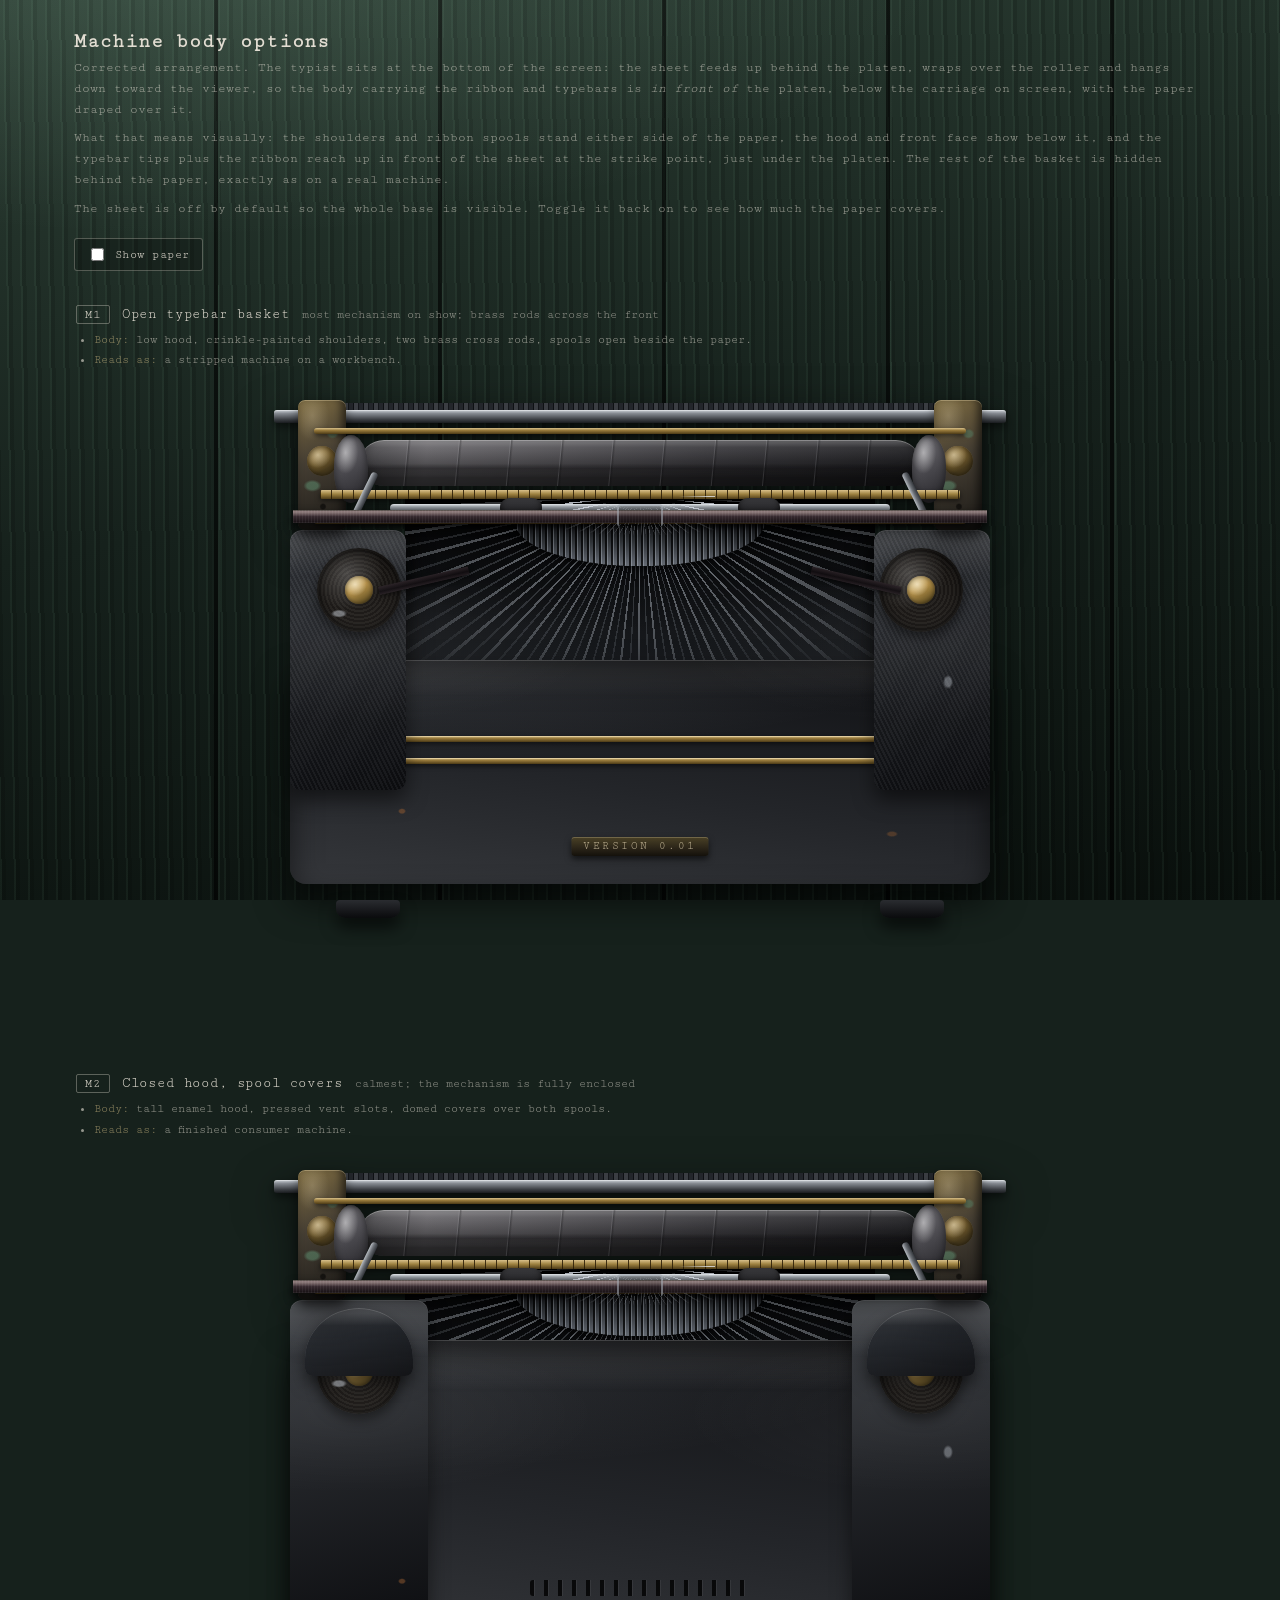
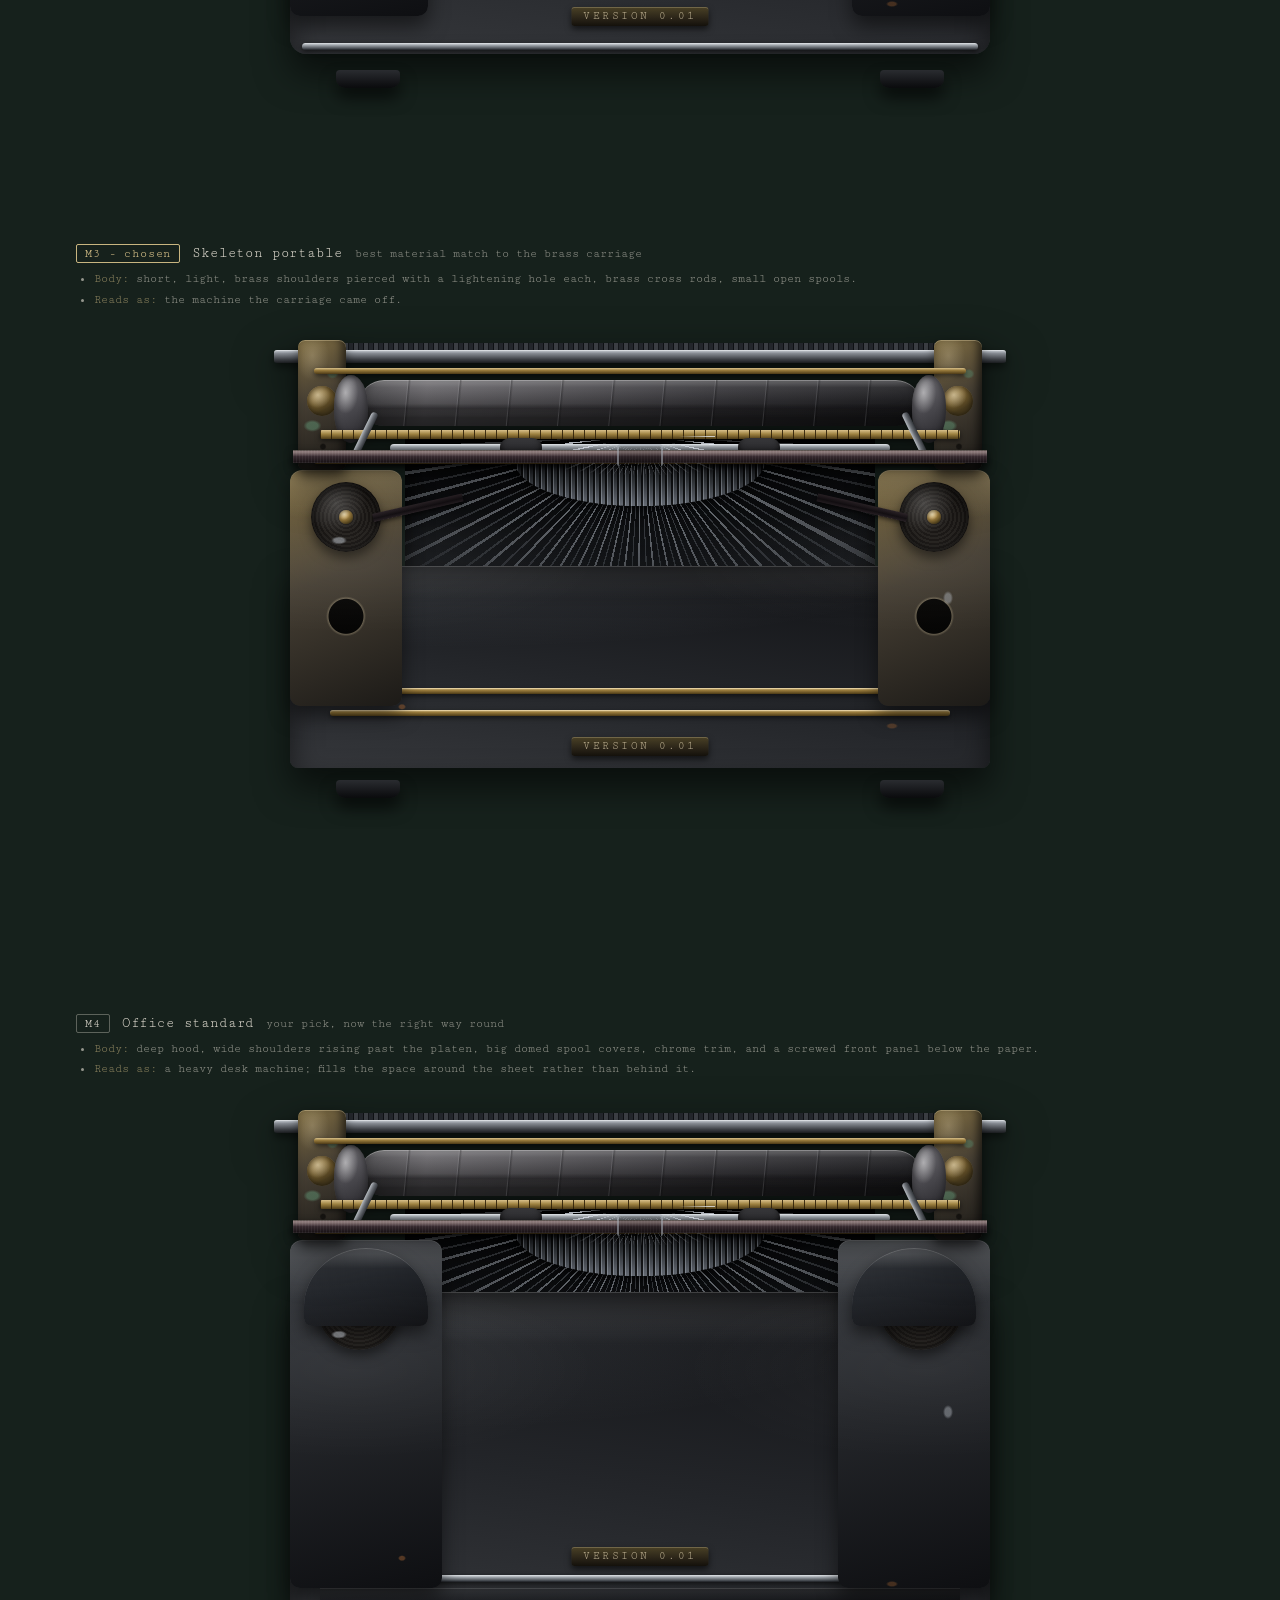
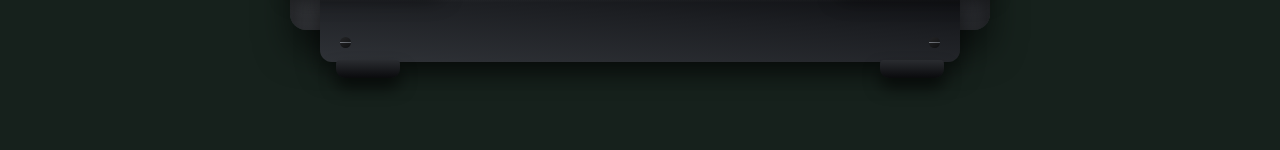
<file: stage/machine-body.html>
<!DOCTYPE html>
<html lang="en">
<head>
<meta charset="utf-8">
<meta name="viewport" content="width=device-width, initial-scale=1">
<title>Typewriter - machine body options</title>
<link href="https://fonts.googleapis.com/css2?family=Cutive+Mono&display=swap" rel="stylesheet">
<style>
:root {
  --paper: #f3ece0;
  --paper-lit: #f8f3ea;
  --ink: #2b2622;
  --steel: #9aa0a6;
  --steel-hi: #e4e8ec;
  --steel-lo: #4a4f55;
  --rubber: #2b2b2e;
  --brass: #b8934a;
  --brass-hi: #e8cf92;
  --brass-lo: #5e4820;
  --desk: #16211c;
  --desk-hi: #2b3d33;
  --desk-lo: #090f0c;
  --face: "Cutive Mono", "Courier New", monospace;
}

*, *::before, *::after { box-sizing: border-box; }

body {
  margin: 0;
  font-family: var(--face);
  color: #e2ddd2;
  background-color: var(--desk);
  background-image:
    radial-gradient(110% 60% at 15% -6%, rgba(206,255,224,0.12), rgba(206,255,224,0) 54%),
    repeating-linear-gradient(90deg,
      rgba(0,0,0,0) 0 214px, rgba(0,0,0,0.62) 214px 218px,
      rgba(150,200,168,0.07) 218px 220px, rgba(0,0,0,0) 220px 224px),
    repeating-linear-gradient(89.3deg,
      rgba(120,170,138,0.07) 0 2px, rgba(0,0,0,0.14) 2px 6px, rgba(0,0,0,0) 6px 14px),
    linear-gradient(170deg, var(--desk-hi) 0%, var(--desk) 50%, var(--desk-lo) 100%);
  background-attachment: fixed;
}

header { padding: 30px 24px 4px; max-width: 1180px; margin: 0 auto; }
header h1 { margin: 0 0 6px; font-size: 20px; letter-spacing: 0.04em; }
header p { margin: 0 0 8px; font-size: 13px; opacity: 0.62; line-height: 1.6; }

.option { max-width: 1180px; margin: 0 auto; padding: 0 24px 40px; }
.label { display: flex; align-items: baseline; gap: 12px; padding: 34px 2px 4px; font-size: 14px; letter-spacing: 0.06em; }
.label .tag { font-size: 12px; padding: 2px 8px; border: 1px solid rgba(226,221,210,0.35); border-radius: 2px; }
.label .note { font-size: 12px; opacity: 0.6; letter-spacing: 0; }
.bullets { margin: 2px 2px 10px; padding-left: 18px; font-size: 12px; opacity: 0.62; line-height: 1.7; }
.bullets b { font-weight: normal; color: var(--brass-hi); opacity: 0.9; }

.controls {
  max-width: 1180px;
  margin: 0 auto;
  padding: 6px 24px 0;
  font-size: 12px;
  letter-spacing: 0.04em;
}
.controls label {
  display: inline-flex;
  align-items: center;
  gap: 8px;
  padding: 6px 12px;
  border: 1px solid rgba(226, 221, 210, 0.3);
  border-radius: 3px;
  cursor: pointer;
  background: rgba(0, 0, 0, 0.25);
}

.chosen { border-color: rgba(232, 207, 146, 0.85) !important; color: var(--brass-hi); }

/* ============================================================
   RIG

   Corrected arrangement. The typist sits at the bottom of the
   screen. The sheet feeds up behind the platen, wraps over the
   roller and hangs down toward the viewer, so the machine body
   that carries the ribbon and the typebars is IN FRONT of the
   platen: below the carriage on screen, with the paper draped
   over it. Only the shoulders, spools and hood show either side
   of the sheet, and the typebar tips reach up in front of the
   paper at the strike point, just under the platen.

   Stacking: body 1, sheet 3, basket 3 (painted after the sheet,
   so the bar tips sit in front of the paper), carriage 4.
   ============================================================ */

.rig {
  position: relative;
  width: 780px; max-width: 100%;
  height: 620px;
  margin: 0 auto;
}

/* ---- carriage (the chosen B4 build), at the top -------------------- */

.carriage {
  position: absolute;
  left: 50%; top: 60px;
  width: 560px; height: 58px;
  transform: translateX(-50%);
  z-index: 4;
  filter: drop-shadow(0 12px 20px rgba(0,0,0,0.5));
}
.c-rail {
  position: absolute;
  left: -86px; right: -86px; top: -30px;
  height: 13px; z-index: 0;
  border-radius: 3px;
  background: linear-gradient(180deg, #cfd4da 0%, #868b92 26%, #3a3d42 74%, #1a1c1f 100%);
  box-shadow: inset 0 1px 0 rgba(255,255,255,0.32), 0 4px 8px rgba(0,0,0,0.5);
}
.c-rail::after {
  content: "";
  position: absolute;
  left: 40px; right: 40px; bottom: 100%;
  height: 7px;
  background: repeating-linear-gradient(90deg,
    #3a3d42 0 4px, #14161a 4px 5px, #23262b 5px 9px, #0e1013 9px 10px);
}
.c-frame {
  position: absolute;
  top: -40px;
  width: 48px; height: 130px;
  z-index: 5;
  border-radius: 7px;
  background:
    radial-gradient(60% 34% at 30% 12%, rgba(255,238,200,0.22), rgba(255,238,200,0) 58%),
    radial-gradient(ellipse 9px 6px at 30% 66%, rgba(96,148,116,0.5) 0 60%, rgba(0,0,0,0) 100%),
    radial-gradient(ellipse 6px 5px at 72% 26%, rgba(88,138,110,0.45) 0 60%, rgba(0,0,0,0) 100%),
    radial-gradient(circle at 52% 82%, rgba(0,0,0,0.5) 0 2.2px, rgba(0,0,0,0) 3.6px),
    linear-gradient(158deg, #7d6b41 0%, #453e33 44%, #1c1a17 100%);
  box-shadow: inset 0 1px 0 rgba(255,236,190,0.32), inset -4px -4px 10px rgba(0,0,0,0.62), 0 6px 12px rgba(0,0,0,0.5);
}
.c-frame.l { left: -62px; }
.c-frame.r { right: -62px; }
.c-frame::before {
  content: "";
  position: absolute;
  top: 46px; left: 50%;
  width: 30px; height: 30px;
  transform: translateX(-50%);
  border-radius: 50%;
  background:
    radial-gradient(circle at 36% 30%, rgba(255,244,214,0.55), rgba(255,244,214,0) 46%),
    linear-gradient(150deg, var(--brass), #4a3c1e 72%);
  box-shadow: inset 0 0 7px rgba(0,0,0,0.75);
}
.c-platen {
  position: absolute;
  inset: 0 0 12px 0;
  z-index: 3;
  border-radius: 24px / 22px;
  background:
    linear-gradient(180deg,
      rgba(255,255,255,0.30) 0%, rgba(255,255,255,0.06) 16%,
      rgba(0,0,0,0.18) 46%, rgba(0,0,0,0.52) 82%, rgba(0,0,0,0.34) 100%),
    linear-gradient(96deg, #4b4a4d 0%, #6a686c 12%, #3c3b3f 62%, #232326 100%);
  box-shadow: inset 0 1px 0 rgba(255,255,255,0.28), inset 0 -6px 14px rgba(0,0,0,0.6);
}
.c-platen::after {
  content: "";
  position: absolute; inset: 0;
  border-radius: inherit;
  background:
    linear-gradient(180deg, rgba(0,0,0,0) 0 52%, rgba(10,9,11,0.32) 62%, rgba(0,0,0,0) 78%),
    repeating-linear-gradient(95.5deg,
      rgba(0,0,0,0) 0 47px, rgba(226,226,232,0.14) 48px, rgba(6,6,8,0.26) 49px, rgba(0,0,0,0) 51px);
}
.c-collar {
  position: absolute;
  top: -5px;
  width: 34px; height: 68px;
  z-index: 6;
  border-radius: 50% / 46%;
  background:
    radial-gradient(60% 50% at 34% 26%, rgba(255,255,255,0.5), rgba(255,255,255,0) 62%),
    linear-gradient(150deg, #7c7a80 0%, #46454a 55%, #232226 100%);
  box-shadow: inset 0 0 8px rgba(0,0,0,0.6);
}
.c-collar.l { left: -26px; }
.c-collar.r { right: -26px; }
.c-rod {
  position: absolute;
  left: -46px; right: -46px;
  height: 6px; z-index: 8;
  border-radius: 3px;
  background: linear-gradient(180deg, #d8c08a, #94773a 42%, #4c3a16 100%);
  box-shadow: 0 2px 5px rgba(0,0,0,0.55);
}
.c-rod.top { top: -12px; }
.c-rod.bottom { bottom: -26px; }
.c-scale {
  position: absolute;
  left: -40px; right: -40px; bottom: -1px;
  height: 9px; z-index: 6;
  border-radius: 2px;
  background:
    repeating-linear-gradient(90deg, rgba(40,26,4,0.85) 0 1px, rgba(0,0,0,0) 1px 11px),
    linear-gradient(180deg, #d9c08a 0%, #9d8140 46%, #4e3c18 100%);
  box-shadow: 0 2px 5px rgba(0,0,0,0.5);
}
.c-bail {
  position: absolute;
  left: 30px; right: 30px; bottom: -14px;
  height: 8px; z-index: 7;
  border-radius: 4px;
  background: linear-gradient(180deg, var(--steel-hi) 0%, var(--steel) 34%, var(--steel-lo) 100%);
  box-shadow: 0 6px 12px rgba(0,0,0,0.45);
}
.c-bail i {
  position: absolute; top: -36px;
  width: 7px; height: 46px;
  border-radius: 4px;
  background: linear-gradient(90deg, #b9bec4, #6a6e74 45%, #2f3237);
}
.c-bail i.l { left: -38px;  transform: rotate(26deg);  transform-origin: 50% 100%; }
.c-bail i.r { right: -38px; transform: rotate(-26deg); transform-origin: 50% 100%; }
.c-bail span {
  position: absolute; top: 50%;
  width: 42px; height: 20px;
  border-radius: 10px / 9px;
  transform: translateY(-50%);
  background: linear-gradient(180deg, #3a3a3d 0%, var(--rubber) 48%, #131315 100%);
  box-shadow: inset 0 -3px 6px rgba(0,0,0,0.7);
}
.c-bail span.r1 { left: 22%; }
.c-bail span.r2 { right: 22%; }

/* ---- sheet, wrapping over the roller and hanging toward us ---------
   Off by default so the whole machine base is visible. The toggle at the
   top of the page puts it back to check what the paper actually hides. */

.sheet { display: none; }
body.with-paper .sheet { display: block; }

.sheet {
  position: absolute;
  left: 50%; top: 104px;
  width: 470px; height: 420px;
  transform: translateX(-50%);
  z-index: 3;
  padding: 34px 30px 26px;
  color: var(--ink);
  font-size: 15px; line-height: 1.7;
  background-color: var(--paper);
  background-image:
    /* the curl coming off the platen */
    linear-gradient(180deg, rgba(0,0,0,0.22) 0 3px, rgba(0,0,0,0.08) 8px, rgba(0,0,0,0) 26px),
    radial-gradient(90% 60% at 30% 4%, rgba(255,255,255,0.7), rgba(255,255,255,0) 62%),
    linear-gradient(180deg, var(--paper-lit), var(--paper) 40%, #e7ded0 100%);
  box-shadow: 0 22px 40px rgba(0,0,0,0.5);
}
.sheet span { opacity: 0.86; }

/* ---- the typebar basket -------------------------------------------
   Two separate layers, because the basket is not one flat plane:

   .basket  sits BEHIND the machine body (z 1). It is the well the bars
            live in, so the hood and shoulders crop it and only the slot
            between the carriage and the hood shows any of it. It also
            paints its own dark interior, otherwise desk shows between
            the bars and the fan reads as a paper decoration.
   .strike  sits IN FRONT of the paper (z 5): only the few slugs at the
            strike point and the ribbon that crosses them, which is all
            of the mechanism a real machine leaves visible over a sheet.  */

.basket {
  position: absolute;
  left: 50%; top: 116px;
  width: 470px; height: 240px;
  transform: translateX(-50%);
  z-index: 1;
  pointer-events: none;
  overflow: hidden;
  border-radius: 0 0 16px 16px;
  background:
    radial-gradient(130% 74% at 50% 0%, rgba(0,0,0,0.72), rgba(0,0,0,0) 76%),
    linear-gradient(180deg, #0a0b0d 0%, #141619 52%, #1c1f23 100%);
  box-shadow: inset 0 12px 26px rgba(0,0,0,0.85);
}

/* The fan converges upward on the strike point: the bar tips are at the
   top, where they meet the paper on the platen, and the bars sweep down
   and out into the well below. The mask keeps the middle clear, because
   at that radius the bars are closer together than a pixel and merge
   into a solid disc. */
.typebars {
  position: absolute;
  inset: 0;
  background:
    repeating-conic-gradient(from 118deg at 50% 0%,
      rgba(196,204,214,0.55) 0deg 0.8deg,
      rgba(20,22,26,0) 0.8deg 3.1deg,
      rgba(150,158,168,0.34) 3.1deg 3.7deg,
      rgba(20,22,26,0) 3.7deg 6.2deg);
  -webkit-mask: radial-gradient(80% 92% at 50% 0%,
      rgba(0,0,0,0) 16%, #000 27%, rgba(0,0,0,0.55) 68%, rgba(0,0,0,0) 100%);
          mask: radial-gradient(80% 92% at 50% 0%,
      rgba(0,0,0,0) 16%, #000 27%, rgba(0,0,0,0.55) 68%, rgba(0,0,0,0) 100%);
}

/* the segment: the slotted arc the bars rise through, below the tips */
.segment {
  position: absolute;
  left: 50%; top: 26px;
  width: 250px; height: 44px;
  transform: translateX(-50%);
  z-index: 2;
  border-radius: 0 0 50% 50% / 0 0 100% 100%;
  background:
    repeating-linear-gradient(90deg,
      rgba(0,0,0,0.75) 0 2px, rgba(184,192,202,0.45) 2px 3px, rgba(0,0,0,0) 3px 6px),
    linear-gradient(0deg, #6a7079 0%, #34383d 60%, #16181b 100%);
  box-shadow: 0 3px 7px rgba(0,0,0,0.6);
}

/* ---- what shows in front of the paper ------------------------------ */

.strike {
  position: absolute;
  left: 50%; top: 116px;
  width: 470px; height: 60px;
  transform: translateX(-50%);
  z-index: 5;
  pointer-events: none;
}

/* the handful of slugs standing up at the printing point */
.slugs {
  position: absolute;
  left: 50%; top: 0;
  width: 150px; height: 40px;
  transform: translateX(-50%);
  background:
    repeating-conic-gradient(from 152deg at 50% 0%,
      rgba(232,238,248,0.78) 0deg 1.2deg, rgba(0,0,0,0) 1.2deg 6.2deg);
  -webkit-mask: radial-gradient(100% 100% at 50% 0%,
      rgba(0,0,0,0) 26%, #000 46%, rgba(0,0,0,0) 100%);
          mask: radial-gradient(100% 100% at 50% 0%,
      rgba(0,0,0,0) 26%, #000 46%, rgba(0,0,0,0) 100%);
}

/* the ribbon, running across in front of the paper at the strike point */
.ribbon {
  position: absolute;
  left: -112px; right: -112px; top: 14px;
  height: 13px;
  border-top: 1px solid rgba(226,214,196,0.34);
  background:
    /* the weave, and a specular along the top edge: without it the ribbon
       is black cloth on a black basket and disappears entirely */
    repeating-linear-gradient(90deg,
      rgba(255,255,255,0.05) 0 1px, rgba(0,0,0,0) 1px 3px),
    linear-gradient(180deg, rgba(255,236,214,0.28) 0 12%, rgba(0,0,0,0) 46%),
    linear-gradient(180deg, #63505a 0%, #33272c 50%, #150f12 100%);
  box-shadow: 0 4px 9px rgba(0,0,0,0.7), inset 0 -1px 0 rgba(255,255,255,0.06);
}
/* the vibrator: the little fork that lifts the ribbon into the strike */
.ribbon::after {
  content: "";
  position: absolute;
  left: 50%; top: -7px;
  width: 46px; height: 22px;
  transform: translateX(-50%);
  border-radius: 4px 4px 2px 2px;
  border: 2px solid rgba(186,194,204,0.5);
  border-bottom: 0;
  background: rgba(0,0,0,0.18);
}

/* ---- machine body, in front of the platen -------------------------- */

.body {
  position: absolute;
  left: 50%; top: 150px;
  width: 700px; height: 380px;
  transform: translateX(-50%);
  z-index: 2;
}

/* the main casting */
.hood {
  position: absolute;
  left: 0; right: 0; top: 60px; bottom: 26px;
  border-radius: 10px 10px 16px 16px;
  background:
    linear-gradient(180deg, rgba(255,255,255,0.10) 0 4%, rgba(0,0,0,0) 16%),
    radial-gradient(120% 70% at 22% 0%, rgba(226,236,246,0.10), rgba(226,236,246,0) 58%),
    linear-gradient(8deg, #35373b 0%, #232529 44%, #101114 100%);
  box-shadow:
    inset 0 1px 0 rgba(255,255,255,0.16),
    inset 0 16px 30px rgba(0,0,0,0.55),
    0 20px 34px rgba(0,0,0,0.55);
}

/* the shoulders, standing either side of the paper and rising to the
   platen: these and the spools are what actually shows */
.shoulder {
  position: absolute;
  top: 0;
  width: 138px; height: 300px;
  border-radius: 12px 12px 10px 10px;
  background:
    linear-gradient(180deg, rgba(255,255,255,0.13) 0 5%, rgba(0,0,0,0) 18%),
    linear-gradient(166deg, #3c3f44 0%, #24262a 46%, #0e0f12 100%);
  box-shadow: inset 0 1px 0 rgba(255,255,255,0.14), 0 10px 20px rgba(0,0,0,0.5);
}
.shoulder.l { left: 0; }
.shoulder.r { right: 0; }

/* ribbon spools, sitting on top of the shoulders beside the paper */
.spool {
  position: absolute;
  top: 18px;
  width: 84px; height: 84px;
  border-radius: 50%;
  background:
    radial-gradient(circle at 36% 30%, rgba(255,255,255,0.22), rgba(255,255,255,0) 46%),
    repeating-radial-gradient(circle at 50% 50%, #23201d 0 2px, #171412 2px 4px),
    radial-gradient(circle at 50% 50%, #3a352f 0 44%, #1b1917 100%);
  box-shadow: inset 0 0 12px rgba(0,0,0,0.8), 0 6px 12px rgba(0,0,0,0.55);
}
.spool.l { left: 27px; }
.spool.r { right: 27px; }
.spool::after {
  content: "";
  position: absolute;
  inset: 28px;
  border-radius: 50%;
  background:
    radial-gradient(circle at 36% 30%, rgba(255,246,220,0.7), rgba(255,246,220,0) 44%),
    linear-gradient(150deg, var(--brass-hi), var(--brass) 44%, #43350f);
  box-shadow: inset 0 0 5px rgba(0,0,0,0.6);
}
/* the ribbon leaving the spool, heading inward toward the strike point */
.spool::before {
  content: "";
  position: absolute;
  top: 46%; height: 8px;
  width: 92px;
  background: linear-gradient(180deg, #2a2226 0%, #120e11 60%, #241d21 100%);
  box-shadow: 0 2px 4px rgba(0,0,0,0.6);
}
.spool.l::before { left: 62px; transform: rotate(-13deg); transform-origin: 0 50%; }
.spool.r::before { right: 62px; transform: rotate(13deg); transform-origin: 100% 50%; }

/* domed spool covers */
.spool-cover {
  position: absolute;
  top: 8px;
  width: 108px; height: 68px;
  border-radius: 50% 50% 8px 8px / 74% 74% 8px 8px;
  background:
    linear-gradient(180deg, rgba(255,255,255,0.16) 0 8%, rgba(0,0,0,0) 26%),
    linear-gradient(168deg, #3a3d42 0%, #22252a 48%, #0d0e11 100%);
  box-shadow: inset 0 1px 0 rgba(255,255,255,0.18), 0 8px 16px rgba(0,0,0,0.55);
}
.spool-cover.l { left: 15px; }
.spool-cover.r { right: 15px; }

/* maker's plate, on the front face below the paper */
.plate {
  position: absolute;
  left: 50%; bottom: 54px;
  transform: translateX(-50%);
  padding: 3px 12px 4px;
  font-size: 11px;
  letter-spacing: 0.22em;
  color: rgba(246,232,196,0.72);
  border-radius: 3px;
  background: linear-gradient(180deg, #4a4126 0%, #2a2418 60%, #14110b 100%);
  box-shadow: inset 0 1px 0 rgba(255,236,190,0.22), 0 3px 6px rgba(0,0,0,0.6);
}

/* pressed slots in the front face */
.vents {
  position: absolute;
  left: 50%; bottom: 84px;
  width: 220px; height: 16px;
  transform: translateX(-50%);
  border-radius: 3px;
  background: repeating-linear-gradient(90deg,
    rgba(0,0,0,0.8) 0 4px, rgba(255,255,255,0.06) 4px 5px, rgba(0,0,0,0) 5px 14px);
}

/* chrome trim along the front lower edge */
.trim {
  position: absolute;
  left: 12px; right: 12px; bottom: 30px;
  height: 7px;
  border-radius: 4px;
  background: linear-gradient(180deg, var(--steel-hi) 0%, var(--steel) 34%, var(--steel-lo) 78%, #1e2024 100%);
  box-shadow: 0 2px 5px rgba(0,0,0,0.6);
}

/* front panel with panel screws, below the keyboard line */
.front-panel {
  position: absolute;
  left: 30px; right: 30px; bottom: 8px;
  height: 74px;
  border-radius: 0 0 12px 12px;
  background:
    linear-gradient(180deg, rgba(255,255,255,0.08) 0 5%, rgba(0,0,0,0) 20%),
    linear-gradient(4deg, #2f3237 0%, #1c1e22 60%, #0c0d10 100%);
  box-shadow: inset 0 1px 0 rgba(255,255,255,0.12), 0 12px 22px rgba(0,0,0,0.55);
}
.front-panel::before,
.front-panel::after {
  content: "";
  position: absolute;
  bottom: 14px;
  width: 11px; height: 11px;
  border-radius: 50%;
  background:
    linear-gradient(0deg, rgba(0,0,0,0.75) 46%, rgba(0,0,0,0) 47% 53%, rgba(0,0,0,0.75) 54%),
    linear-gradient(150deg, #8d9198, #3c3f44);
}
.front-panel::before { left: 20px; }
.front-panel::after  { right: 20px; }

/* brass rods tying the shoulders together across the front */
.side-rod {
  position: absolute;
  left: 40px; right: 40px;
  height: 6px;
  border-radius: 3px;
  background: linear-gradient(180deg, #d8c08a, #94773a 42%, #4c3a16 100%);
  box-shadow: 0 2px 5px rgba(0,0,0,0.55), inset 0 1px 0 rgba(255,240,200,0.45);
}
.side-rod.a { bottom: 112px; }
.side-rod.b { bottom: 92px; }

/* feet */
.foot {
  position: absolute;
  bottom: -8px;
  width: 64px; height: 18px;
  border-radius: 4px 4px 9px 9px;
  background: linear-gradient(180deg, #2a2c30 0%, #131417 70%, #0a0b0d 100%);
  box-shadow: 0 10px 16px rgba(0,0,0,0.6);
}
.foot.l { left: 46px; }
.foot.r { right: 46px; }

/* wear: chips, rust freckles, hand grime where the machine is grabbed */
.body-wear {
  position: absolute;
  inset: 0;
  pointer-events: none;
  background:
    radial-gradient(ellipse 8px 4px at 7% 22%, rgba(198,204,212,0.5) 0 60%, rgba(0,0,0,0) 100%),
    radial-gradient(ellipse 5px 7px at 94% 40%, rgba(186,192,200,0.42) 0 60%, rgba(0,0,0,0) 100%),
    radial-gradient(ellipse 4px 3px at 16% 74%, rgba(150,92,48,0.5) 0 60%, rgba(0,0,0,0) 100%),
    radial-gradient(ellipse 6px 3px at 86% 80%, rgba(146,90,46,0.4) 0 60%, rgba(0,0,0,0) 100%),
    radial-gradient(50% 30% at 9% 30%, rgba(255,255,255,0.05), rgba(255,255,255,0) 70%),
    radial-gradient(50% 30% at 91% 30%, rgba(255,255,255,0.045), rgba(255,255,255,0) 70%);
}

/* optional pieces */
.spool-cover, .front-panel, .side-rod, .vents { display: none; }

/* ============================================================
   M1 - open typebar basket
   ============================================================ */
.m1 .hood { top: 130px; }
.m1 .shoulder {
  width: 116px; height: 260px;
  background:
    linear-gradient(180deg, rgba(255,255,255,0.12) 0 5%, rgba(0,0,0,0) 18%),
    repeating-linear-gradient(64deg, rgba(255,255,255,0.045) 0 2px, rgba(0,0,0,0.10) 2px 4px),
    linear-gradient(166deg, #34373c 0%, #202226 46%, #0c0d10 100%);
}
.m1 .side-rod { display: block; }
.m1 .side-rod.a { bottom: 168px; }
.m1 .side-rod.b { bottom: 146px; }
.m1 .trim { display: none; }

/* ============================================================
   M2 - closed hood, spool covers
   ============================================================ */
.m2 .hood { top: 40px; }
.m2 .shoulder { height: 316px; }
.m2 .spool-cover { display: block; }
.m2 .spool { top: 30px; }
.m2 .spool::before { opacity: 0; }
.m2 .vents { display: block; }

/* ============================================================
   M3 - skeleton portable
   ============================================================ */
.m3 .body { height: 320px; }
.m3 .hood { top: 96px; bottom: 22px; border-radius: 8px; }
.m3 .shoulder {
  width: 112px; height: 236px;
  background:
    linear-gradient(180deg, rgba(255,238,200,0.16) 0 5%, rgba(0,0,0,0) 20%),
    radial-gradient(circle at 50% 62%, rgba(0,0,0,0.9) 0 17px, rgba(255,236,190,0.22) 18px, rgba(0,0,0,0) 20px),
    linear-gradient(158deg, #7d6b41 0%, #453e33 44%, #1c1a17 100%);
}
.m3 .spool { top: 12px; width: 70px; height: 70px; }
.m3 .spool.l { left: 21px; }
.m3 .spool.r { right: 21px; }
.m3 .side-rod { display: block; }
.m3 .side-rod.a { bottom: 96px; }
.m3 .side-rod.b { bottom: 74px; }
.m3 .trim { display: none; }
.m3 .plate { bottom: 34px; }

/* ============================================================
   M4 - office standard
   ============================================================ */
.m4 .body { height: 430px; }
.m4 .hood { top: 52px; bottom: 40px; }
.m4 .shoulder { width: 152px; height: 348px; }
.m4 .spool-cover { display: block; }
.m4 .spool-cover.l, .m4 .spool-cover.r { width: 124px; height: 78px; }
.m4 .spool-cover.l { left: 14px; }
.m4 .spool-cover.r { right: 14px; }
.m4 .spool { top: 26px; }
.m4 .spool::before { opacity: 0; }
.m4 .front-panel { display: block; }
.m4 .plate { bottom: 104px; }
.m4 .trim { bottom: 88px; }
</style>
</head>
<body>

<header>
  <h1>Machine body options</h1>
  <p>Corrected arrangement. The typist sits at the bottom of the screen: the sheet feeds up behind the platen, wraps over the roller and hangs down toward the viewer, so the body carrying the ribbon and typebars is <em>in front of</em> the platen, below the carriage on screen, with the paper draped over it.</p>
  <p>What that means visually: the shoulders and ribbon spools stand either side of the paper, the hood and front face show below it, and the typebar tips plus the ribbon reach up in front of the sheet at the strike point, just under the platen. The rest of the basket is hidden behind the paper, exactly as on a real machine.</p>
  <p>The sheet is off by default so the whole base is visible. Toggle it back on to see how much the paper covers.</p>
</header>

<div class="controls">
  <label><input type="checkbox" id="paper-toggle"> Show paper</label>
</div>

<section class="option">
  <div class="label"><span class="tag">M1</span> Open typebar basket <span class="note">most mechanism on show; brass rods across the front</span></div>
  <ul class="bullets">
    <li><b>Body:</b> low hood, crinkle-painted shoulders, two brass cross rods, spools open beside the paper.</li>
    <li><b>Reads as:</b> a stripped machine on a workbench.</li>
  </ul>
  <div class="rig m1" data-rig></div>
</section>

<section class="option">
  <div class="label"><span class="tag">M2</span> Closed hood, spool covers <span class="note">calmest; the mechanism is fully enclosed</span></div>
  <ul class="bullets">
    <li><b>Body:</b> tall enamel hood, pressed vent slots, domed covers over both spools.</li>
    <li><b>Reads as:</b> a finished consumer machine.</li>
  </ul>
  <div class="rig m2" data-rig></div>
</section>

<section class="option">
  <div class="label"><span class="tag chosen">M3 - chosen</span> Skeleton portable <span class="note">best material match to the brass carriage</span></div>
  <ul class="bullets">
    <li><b>Body:</b> short, light, brass shoulders pierced with a lightening hole each, brass cross rods, small open spools.</li>
    <li><b>Reads as:</b> the machine the carriage came off.</li>
  </ul>
  <div class="rig m3" data-rig></div>
</section>

<section class="option">
  <div class="label"><span class="tag">M4</span> Office standard <span class="note">your pick, now the right way round</span></div>
  <ul class="bullets">
    <li><b>Body:</b> deep hood, wide shoulders rising past the platen, big domed spool covers, chrome trim, and a screwed front panel below the paper.</li>
    <li><b>Reads as:</b> a heavy desk machine; fills the space around the sheet rather than behind it.</li>
  </ul>
  <div class="rig m4" data-rig></div>
</section>

<script>
// One markup template for all four, so the builds cannot drift apart.
// Order matters: the sheet is painted before the basket, so the typebar
// tips and the ribbon sit in front of the paper at the strike point.
const RIG = `
  <div class="body">
    <i class="hood"></i>
    <i class="vents"></i>
    <i class="trim"></i>
    <i class="side-rod a"></i>
    <i class="side-rod b"></i>
    <i class="front-panel"></i>
    <span class="plate">VERSION 0.01</span>
    <i class="shoulder l"></i>
    <i class="shoulder r"></i>
    <i class="spool l"></i>
    <i class="spool r"></i>
    <i class="spool-cover l"></i>
    <i class="spool-cover r"></i>
    <i class="foot l"></i>
    <i class="foot r"></i>
    <i class="body-wear"></i>
  </div>

  <div class="carriage">
    <i class="c-rail"></i>
    <i class="c-frame l"></i>
    <i class="c-frame r"></i>
    <i class="c-rod top"></i>
    <div class="c-platen"></div>
    <i class="c-collar l"></i>
    <i class="c-collar r"></i>
    <i class="c-scale"></i>
    <div class="c-bail"><i class="l"></i><i class="r"></i><span class="r1"></span><span class="r2"></span></div>
    <i class="c-rod bottom"></i>
  </div>

  <div class="sheet"><span>the quick brown fox jumps over<br>the lazy dog. 1234567890</span></div>

  <div class="basket">
    <i class="typebars"></i>
    <i class="segment"></i>
  </div>

  <div class="strike">
    <i class="slugs"></i>
    <i class="ribbon"></i>
  </div>
`;
document.querySelectorAll('[data-rig]').forEach(el => { el.innerHTML = RIG; });

document.getElementById('paper-toggle').addEventListener('change', e => {
  document.body.classList.toggle('with-paper', e.target.checked);
});
</script>

</body>
</html>
</file>
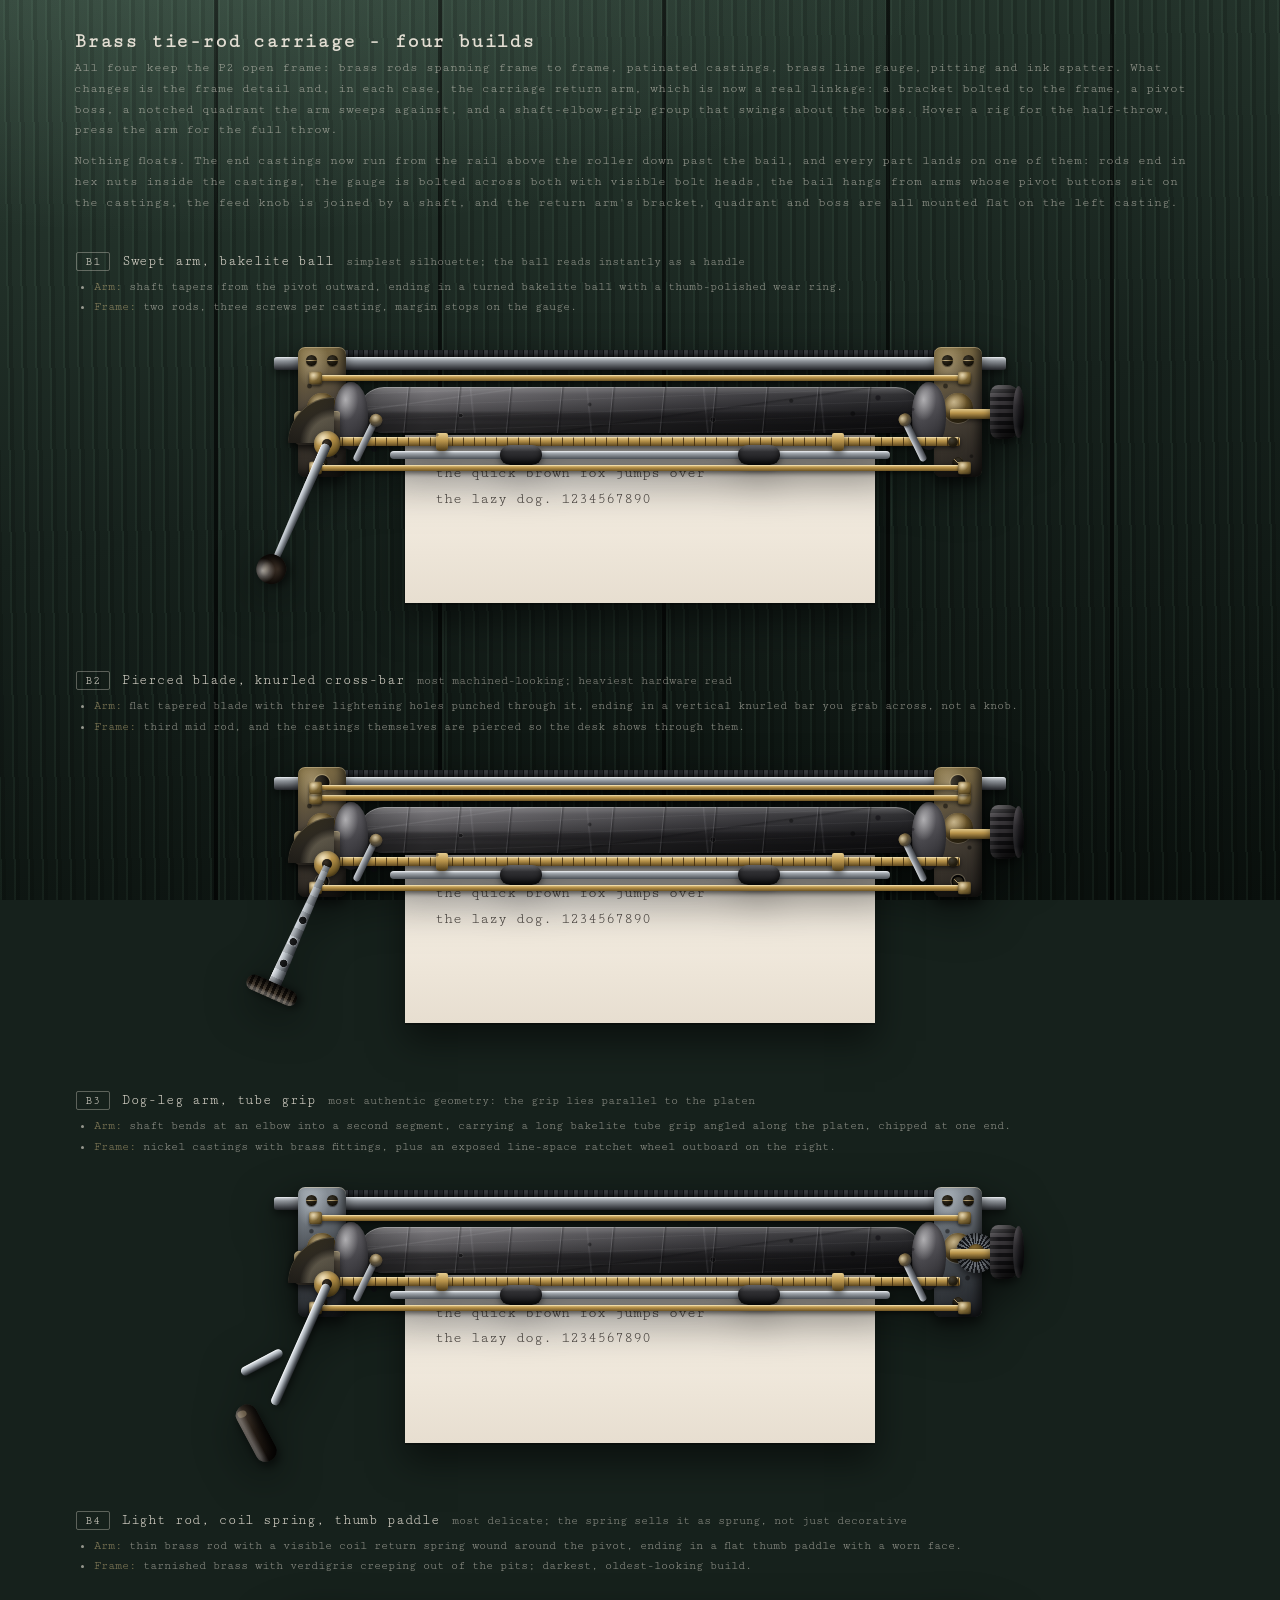
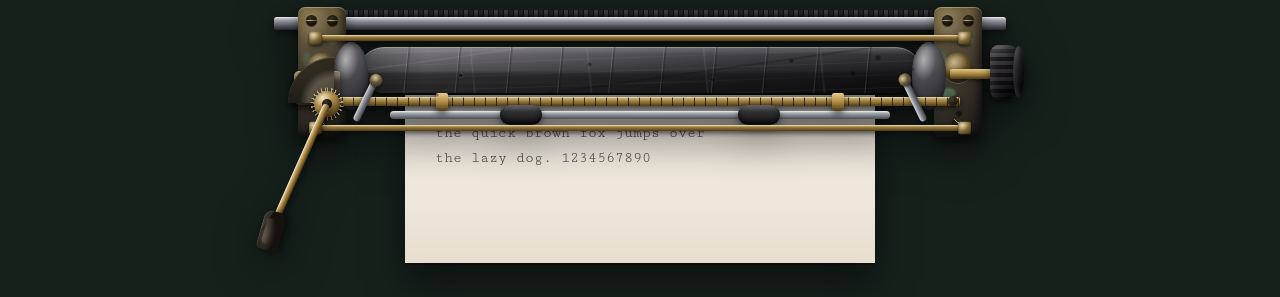
<file: stage/platen-brass.html>
<!DOCTYPE html>
<html lang="en">
<head>
<meta charset="utf-8">
<meta name="viewport" content="width=device-width, initial-scale=1">
<title>Typewriter - brass tie-rod carriage, four builds</title>
<link href="https://fonts.googleapis.com/css2?family=Cutive+Mono&display=swap" rel="stylesheet">
<style>
:root {
  --paper: #f3ece0;
  --paper-lit: #f8f3ea;
  --ink: #2b2622;
  --steel: #9aa0a6;
  --steel-hi: #e4e8ec;
  --steel-lo: #4a4f55;
  --rubber: #2b2b2e;
  --brass: #b8934a;
  --brass-hi: #e8cf92;
  --brass-lo: #5e4820;
  --nickel-hi: #eef2f6;
  --nickel: #b3bac1;
  --desk: #16211c;
  --desk-hi: #2b3d33;
  --desk-lo: #090f0c;
  --face: "Cutive Mono", "Courier New", monospace;
}

*, *::before, *::after { box-sizing: border-box; }

body {
  margin: 0;
  font-family: var(--face);
  color: #e2ddd2;
  background-color: var(--desk);
  background-image:
    radial-gradient(110% 60% at 15% -6%, rgba(206,255,224,0.12), rgba(206,255,224,0) 54%),
    repeating-linear-gradient(90deg,
      rgba(0,0,0,0) 0 214px, rgba(0,0,0,0.62) 214px 218px,
      rgba(150,200,168,0.07) 218px 220px, rgba(0,0,0,0) 220px 224px),
    repeating-linear-gradient(89.3deg,
      rgba(120,170,138,0.07) 0 2px, rgba(0,0,0,0.14) 2px 6px, rgba(0,0,0,0) 6px 14px),
    linear-gradient(170deg, var(--desk-hi) 0%, var(--desk) 50%, var(--desk-lo) 100%);
  background-attachment: fixed;
}

header { padding: 30px 24px 4px; max-width: 1180px; margin: 0 auto; }
header h1 { margin: 0 0 6px; font-size: 20px; letter-spacing: 0.04em; }
header p { margin: 0; font-size: 13px; opacity: 0.62; line-height: 1.6; }

.option { max-width: 1180px; margin: 0 auto; padding: 0 24px 34px; }
.label { display: flex; align-items: baseline; gap: 12px; padding: 34px 2px 4px; font-size: 14px; letter-spacing: 0.06em; }
.label .tag { font-size: 12px; padding: 2px 8px; border: 1px solid rgba(226,221,210,0.35); border-radius: 2px; }
.label .note { font-size: 12px; opacity: 0.6; letter-spacing: 0; }
.bullets { margin: 2px 2px 10px; padding-left: 18px; font-size: 12px; opacity: 0.62; line-height: 1.7; }
.bullets b { font-weight: normal; color: var(--brass-hi); opacity: 0.9; }

/* ============================================================
   SHARED RIG - all four are the P2 open brass tie-rod build
   ============================================================ */

.rig { position: relative; width: 760px; max-width: 100%; margin: 0 auto; padding: 60px 0 0; }

.carriage {
  position: relative;
  width: 560px; height: 58px;
  margin: 0 auto;
  z-index: 4;
  filter: drop-shadow(0 12px 20px rgba(0,0,0,0.55));
}

/* Rail + escapement rack. The machine is seen from the front and slightly
   above, so anything behind the platen sits higher on screen: the rail and
   its rack run above the roller, and the frames reach up to meet them. */
.rail {
  position: absolute;
  left: -86px; right: -86px; top: -30px;
  height: 13px; z-index: 0;
  border-radius: 3px;
  background: linear-gradient(180deg, #d8dde2 0%, #8f949a 30%, #43464b 78%, #232529 100%);
  box-shadow: inset 0 1px 0 rgba(255,255,255,0.35), 0 4px 8px rgba(0,0,0,0.5);
}
.rail::after {
  content: "";
  position: absolute;
  left: 40px; right: 40px; bottom: 100%;
  height: 7px;
  background: repeating-linear-gradient(90deg,
    #3a3d42 0 4px, #14161a 4px 5px, #23262b 5px 9px, #0e1013 9px 10px);
  box-shadow: inset 0 -2px 4px rgba(0,0,0,0.7);
}

/* Brass-over-steel end frames, pitted. Tall enough to reach from the rail
   above the platen down past the bail, and set outboard of the platen
   collars, so every other part can land on one of them. */
.side {
  position: absolute;
  top: -40px;
  width: 48px; height: 130px;
  z-index: 5;
  border-radius: 7px;
  background:
    radial-gradient(60% 34% at 30% 12%, rgba(255,238,200,0.30), rgba(255,238,200,0) 58%),
    radial-gradient(circle at 24% 30%, rgba(0,0,0,0.5) 0 1.8px, rgba(0,0,0,0) 3px),
    radial-gradient(circle at 66% 52%, rgba(0,0,0,0.45) 0 1.4px, rgba(0,0,0,0) 2.6px),
    radial-gradient(circle at 38% 74%, rgba(0,0,0,0.5) 0 2.2px, rgba(0,0,0,0) 3.6px),
    radial-gradient(circle at 78% 84%, rgba(0,0,0,0.4) 0 1.2px, rgba(0,0,0,0) 2.4px),
    linear-gradient(158deg, #8a7647 0%, #4d453a 44%, #201d1a 100%);
  box-shadow:
    inset 0 1px 0 rgba(255,236,190,0.35),
    inset -4px -4px 10px rgba(0,0,0,0.62),
    0 6px 12px rgba(0,0,0,0.5);
}
.side.left  { left: -62px; }
.side.right { right: -62px; }
/* the bearing boss, centred on the platen axis */
.side::before {
  content: "";
  position: absolute;
  top: 46px; left: 50%;
  width: 30px; height: 30px;
  transform: translateX(-50%);
  border-radius: 50%;
  background:
    radial-gradient(circle at 36% 30%, rgba(255,244,214,0.55), rgba(255,244,214,0) 46%),
    linear-gradient(150deg, var(--brass), #4a3c1e 72%);
  box-shadow: inset 0 0 7px rgba(0,0,0,0.75), 0 1px 0 rgba(255,236,190,0.2);
}

.screw {
  position: absolute;
  width: 11px; height: 11px;
  border-radius: 50%;
  background:
    linear-gradient(0deg, rgba(0,0,0,0.75) 46%, rgba(0,0,0,0) 47% 53%, rgba(0,0,0,0.75) 54%),
    radial-gradient(circle at 34% 30%, rgba(255,244,214,0.6), rgba(255,244,214,0) 52%),
    linear-gradient(150deg, #c2a463, #4c3d1f);
  box-shadow: inset 0 0 3px rgba(0,0,0,0.6), 0 1px 1px rgba(0,0,0,0.5);
}
.screw.a { top: 8px; left: 8px; }
.screw.b { top: 8px; right: 8px; }
.screw.c { bottom: 9px; left: 50%; transform: translateX(-50%) rotate(38deg); }

/* platen + wear */
.platen {
  position: absolute;
  inset: 0 0 12px 0;
  z-index: 3;
  border-radius: 24px / 22px;
  background:
    linear-gradient(172deg,
      rgba(0,0,0,0) 0 18%, rgba(218,218,222,0.10) 19%,
      rgba(0,0,0,0) 20% 57%, rgba(4,4,6,0.24) 58%, rgba(0,0,0,0) 60%),
    linear-gradient(180deg,
      rgba(255,255,255,0.30) 0%, rgba(255,255,255,0.06) 16%,
      rgba(0,0,0,0.18) 46%, rgba(0,0,0,0.52) 82%, rgba(0,0,0,0.34) 100%),
    linear-gradient(96deg, #4b4a4d 0%, #6a686c 12%, #3c3b3f 62%, #232326 100%);
  box-shadow:
    inset 0 1px 0 rgba(255,255,255,0.28),
    inset 0 -6px 14px rgba(0,0,0,0.6),
    0 2px 0 rgba(0,0,0,0.5);
}
.platen-wear {
  position: absolute; inset: 0;
  border-radius: inherit; pointer-events: none;
  background:
    linear-gradient(180deg,
      rgba(0,0,0,0) 0 52%, rgba(10,9,11,0.30) 58%, rgba(10,9,11,0.34) 70%, rgba(0,0,0,0) 78%),
    repeating-linear-gradient(95.5deg,
      rgba(0,0,0,0) 0 47px, rgba(226,226,232,0.16) 48px, rgba(6,6,8,0.28) 49px, rgba(0,0,0,0) 51px),
    repeating-linear-gradient(84.5deg,
      rgba(0,0,0,0) 0 113px, rgba(220,220,228,0.10) 114px, rgba(0,0,0,0) 116px),
    radial-gradient(circle at 18% 62%, rgba(0,0,0,0.5) 0 1.6px, rgba(255,255,255,0.10) 2px, rgba(0,0,0,0) 3px),
    radial-gradient(circle at 41% 38%, rgba(0,0,0,0.42) 0 1.2px, rgba(0,0,0,0) 2.4px),
    radial-gradient(circle at 63% 71%, rgba(0,0,0,0.46) 0 2px, rgba(255,255,255,0.08) 2.4px, rgba(0,0,0,0) 3.6px),
    radial-gradient(circle at 77% 30%, rgba(0,0,0,0.38) 0 1.4px, rgba(0,0,0,0) 2.6px),
    radial-gradient(circle at 88% 58%, rgba(0,0,0,0.44) 0 1.8px, rgba(0,0,0,0) 3px),
    repeating-linear-gradient(178deg,
      rgba(0,0,0,0) 0 6px, rgba(235,235,238,0.05) 7px, rgba(0,0,0,0) 8px 13px);
}

.collar {
  position: absolute; top: -5px;
  width: 34px; height: 68px;
  z-index: 6;
  border-radius: 50% / 46%;
  background:
    radial-gradient(60% 50% at 34% 26%, rgba(255,255,255,0.5), rgba(255,255,255,0) 62%),
    linear-gradient(150deg, #7c7a80 0%, #46454a 55%, #232226 100%);
  box-shadow: inset 0 0 8px rgba(0,0,0,0.6);
}
/* the collars bridge the gap between the roller ends and the castings */
.collar.l { left: -26px; }
.collar.r { right: -26px; }

.knob {
  position: absolute;
  right: -104px; top: -2px;
  width: 34px; height: 54px;
  z-index: 8;
  border-radius: 8px 48% 48% 8px / 9px 50% 50% 9px;
  background:
    linear-gradient(180deg, rgba(255,255,255,0.22), transparent 24%, rgba(0,0,0,0.42) 82%),
    repeating-linear-gradient(180deg, #3b383c 0 4px, #171619 4px 8px);
  box-shadow:
    inset 4px 2px 7px rgba(255,255,255,0.10),
    inset -10px -4px 12px rgba(0,0,0,0.72),
    0 4px 9px rgba(0,0,0,0.52);
}
.knob::after {
  content: "";
  position: absolute;
  right: 0; top: 1px;
  width: 11px; height: 52px;
  border-radius: 50%;
  background: linear-gradient(180deg, #484449 0%, #232125 38%, #101013 78%, #28262a 100%);
  box-shadow: inset 3px 1px 4px rgba(255,255,255,0.10), inset -3px -2px 5px rgba(0,0,0,0.7);
}
/* spans from inside the right frame casting to inside the knob, so the two
   are one part rather than two objects near each other */
.knob-shaft {
  position: absolute;
  right: -100px; top: 22px;
  width: 70px; height: 10px;
  z-index: 7;
  border-radius: 2px;
  background: linear-gradient(180deg, #e0c789, var(--brass) 40%, #4a3a19);
  box-shadow: 0 2px 4px rgba(0,0,0,0.5);
}

/* brass tie rods, frame to frame */
/* rods run frame to frame, ending well inside each casting */
.tie-rod {
  position: absolute;
  left: -46px; right: -46px;
  height: 6px; z-index: 8;
  border-radius: 3px;
  background: linear-gradient(180deg, var(--brass-hi), var(--brass) 42%, #6d5322 100%);
  box-shadow: 0 2px 5px rgba(0,0,0,0.55), inset 0 1px 0 rgba(255,240,200,0.5);
}
/* hex nuts where each rod is threaded into a frame casting */
.tie-rod::before,
.tie-rod::after {
  content: "";
  position: absolute;
  top: 50%;
  width: 13px; height: 13px;
  transform: translateY(-50%);
  border-radius: 3px;
  background:
    radial-gradient(circle at 34% 28%, rgba(255,246,220,0.7), rgba(255,246,220,0) 46%),
    linear-gradient(150deg, #cfae67, #4a3a17);
  box-shadow: inset 0 0 3px rgba(0,0,0,0.6), 0 2px 3px rgba(0,0,0,0.55);
}
.tie-rod::before { left: -5px; }
.tie-rod::after  { right: -5px; }

/* upper rod sits between the rail and the roller */
.tie-rod.top { top: -12px; }
/* lower rod runs below the bail, still inside the frames (bottom edge 90px) */
.tie-rod.bottom { bottom: -26px; }
/* B2's third rod, doubled up behind the upper one */
.tie-rod.mid { display: none; top: -22px; height: 5px; }

/* the gauge is bolted across the front of both frames, so its ends run
   past the platen and onto the castings */
.scale {
  position: absolute;
  left: -40px; right: -40px; bottom: -1px;
  height: 9px; z-index: 6;
  border-radius: 2px;
  background:
    repeating-linear-gradient(90deg, rgba(60,40,10,0.8) 0 1px, rgba(0,0,0,0) 1px 11px),
    linear-gradient(180deg, var(--brass-hi) 0%, var(--brass) 44%, var(--brass-lo) 100%);
  box-shadow: 0 2px 5px rgba(0,0,0,0.5), inset 0 1px 0 rgba(255,240,200,0.45);
}
/* the bolts holding the gauge to each casting */
.scale::before,
.scale::after {
  content: "";
  position: absolute;
  top: 50%;
  width: 10px; height: 10px;
  transform: translateY(-50%);
  border-radius: 50%;
  background:
    linear-gradient(0deg, rgba(0,0,0,0.7) 46%, rgba(0,0,0,0) 47% 53%, rgba(0,0,0,0.7) 54%),
    radial-gradient(circle at 34% 30%, rgba(255,246,220,0.65), rgba(255,246,220,0) 52%),
    linear-gradient(150deg, #c2a463, #4c3d1f);
  box-shadow: 0 1px 2px rgba(0,0,0,0.5);
}
.scale::before { left: 2px; }
.scale::after  { right: 2px; }

.margin-stop {
  position: absolute; bottom: -6px;
  width: 12px; height: 18px; z-index: 8;
  border-radius: 2px 2px 4px 4px;
  background: linear-gradient(180deg, #e6cd90, var(--brass) 44%, #4c3a18);
  box-shadow: 0 3px 6px rgba(0,0,0,0.55);
}
.margin-stop.ms-l { left: 76px; }
.margin-stop.ms-r { right: 76px; }

.bail {
  position: absolute;
  left: 30px; right: 30px; bottom: -14px;
  height: 8px; z-index: 7;
  border-radius: 4px;
  background: linear-gradient(180deg, var(--steel-hi) 0%, var(--steel) 34%, var(--steel-lo) 100%);
  box-shadow: inset 0 1px 0 rgba(255,255,255,0.22), 0 6px 12px rgba(0,0,0,0.45);
}
/* Bail arms are long enough, and splayed far enough, that their pivot
   buttons land on the end-frame castings. The bail hangs off the frames;
   it is not a bar floating in front of the platen. */
.arm {
  position: absolute; top: -36px;
  width: 7px; height: 46px;
  border-radius: 4px;
  background: linear-gradient(90deg, #d3d8dd, #838890 45%, #3a3d42);
  box-shadow: 0 2px 5px rgba(0,0,0,0.5);
}
.arm.l { left: -38px;  transform: rotate(26deg);  transform-origin: 50% 100%; }
.arm.r { right: -38px; transform: rotate(-26deg); transform-origin: 50% 100%; }
.arm::before {
  content: "";
  position: absolute;
  top: -6px; left: 50%;
  width: 13px; height: 13px;
  transform: translateX(-50%);
  border-radius: 50%;
  background:
    radial-gradient(circle at 34% 30%, rgba(255,244,214,0.7), rgba(255,244,214,0) 44%),
    linear-gradient(150deg, var(--brass), #34373c);
  box-shadow: inset 0 0 4px rgba(0,0,0,0.5), 0 1px 2px rgba(0,0,0,0.5);
}
.roller {
  position: absolute; top: 50%;
  width: 42px; height: 20px;
  border-radius: 10px / 9px;
  transform: translateY(-50%);
  background:
    linear-gradient(180deg, rgba(255,255,255,0.26) 0%, rgba(255,255,255,0) 34%),
    linear-gradient(180deg, #3a3a3d 0%, var(--rubber) 48%, #131315 100%);
  box-shadow: inset 0 -3px 6px rgba(0,0,0,0.7), 0 3px 7px rgba(0,0,0,0.5);
}
.roller.r1 { left: 22%; }
.roller.r2 { right: 22%; }

/* ink spatter across the assembly */
.carriage::after {
  content: "";
  position: absolute;
  inset: -24px -70px -34px -70px;
  z-index: 10;
  pointer-events: none;
  background:
    radial-gradient(circle at 12% 74%, rgba(10,8,14,0.55) 0 2.4px, rgba(0,0,0,0) 3.6px),
    radial-gradient(circle at 21% 62%, rgba(10,8,14,0.4) 0 1.2px, rgba(0,0,0,0) 2px),
    radial-gradient(circle at 84% 30%, rgba(10,8,14,0.5) 0 2px, rgba(0,0,0,0) 3.2px),
    radial-gradient(circle at 89% 40%, rgba(10,8,14,0.35) 0 1px, rgba(0,0,0,0) 1.8px),
    radial-gradient(circle at 57% 18%, rgba(10,8,14,0.3) 0 1.4px, rgba(0,0,0,0) 2.4px);
}

/* ============================================================
   CARRIAGE RETURN ARM - rebuilt as a real linkage.
   Shared skeleton: a mounting bracket bolted to the left frame,
   a pivot boss, a quadrant the arm swings against, and an arm
   group (shaft -> elbow -> grip) that rotates about the boss.
   ============================================================ */

.ret {
  position: absolute;
  left: -196px; top: -34px;
  width: 190px; height: 150px;
  padding: 0; border: 0; background: none;
  cursor: pointer;
  z-index: 9;
}
.ret:focus-visible { outline: 2px solid rgba(232,207,146,0.8); outline-offset: 4px; }

/* bracket bolted onto the frame casting */
.ret-bracket {
  position: absolute;
  right: 14px; top: 58px;
  width: 46px; height: 34px;
  border-radius: 5px 3px 3px 6px;
  background:
    linear-gradient(180deg, rgba(255,240,200,0.30) 0 12%, rgba(0,0,0,0) 30%),
    linear-gradient(158deg, #8a7647 0%, #4d453a 46%, #201d1a 100%);
  box-shadow: inset 0 1px 0 rgba(255,236,190,0.3), 0 4px 9px rgba(0,0,0,0.55);
}
.ret-bracket::after {
  content: "";
  position: absolute;
  right: 7px; bottom: 6px;
  width: 9px; height: 9px;
  border-radius: 50%;
  background:
    linear-gradient(0deg, rgba(0,0,0,0.7) 46%, rgba(0,0,0,0) 47% 53%, rgba(0,0,0,0.7) 54%),
    linear-gradient(150deg, #c2a463, #4c3d1f);
}

/* Quadrant plate the arm sweeps across. It is a small sector bolted flat
   to the frame casting, not a fan standing off it: it sits inside the
   casting's outline, with three stop notches cut into its arc. */
.ret-quadrant {
  position: absolute;
  right: 20px; top: 44px;
  width: 46px; height: 46px;
  border-radius: 100% 0 0 0;
  background:
    /* stop notches bitten out of the curved edge */
    radial-gradient(circle at 6% 46%, rgba(0,0,0,0.55) 0 3px, rgba(0,0,0,0) 3.6px),
    radial-gradient(circle at 26% 16%, rgba(0,0,0,0.55) 0 3px, rgba(0,0,0,0) 3.6px),
    radial-gradient(circle at 58% 2%, rgba(0,0,0,0.5) 0 2.6px, rgba(0,0,0,0) 3.2px),
    /* the machined arc face */
    radial-gradient(120% 120% at 100% 100%,
      rgba(255,240,200,0.18) 0 46%, rgba(0,0,0,0.32) 62%, rgba(0,0,0,0.5) 100%),
    linear-gradient(150deg, #6d603c 0%, #3c372e 52%, #1b1916 100%);
  box-shadow: inset 0 1px 0 rgba(255,236,190,0.2), 0 3px 6px rgba(0,0,0,0.5);
}

/* the pivot the arm turns on */
.ret-boss {
  position: absolute;
  right: 14px; top: 78px;
  width: 26px; height: 26px;
  border-radius: 50%;
  background:
    radial-gradient(circle at 34% 28%, rgba(255,246,220,0.8), rgba(255,246,220,0) 34%),
    linear-gradient(150deg, var(--brass-hi), var(--brass) 44%, #43350f);
  box-shadow: inset 0 0 5px rgba(0,0,0,0.5), 0 3px 6px rgba(0,0,0,0.5);
}
.ret-boss::after {
  content: "";
  position: absolute; inset: 8px;
  border-radius: 50%;
  background: radial-gradient(circle at 36% 30%, #3a3126, #100d08 70%);
}

/* The swinging group. Its rotation origin is the centre of the pivot boss,
   so the arm turns in the boss rather than beside it. */
.ret-arm {
  position: absolute;
  right: 27px; top: 86px;
  width: 132px; height: 10px;
  transform-origin: 100% 50%;
  transform: rotate(-66deg);
  transition: transform 130ms cubic-bezier(0.22, 0.9, 0.3, 1.2);
}
.rig:hover .ret-arm { transform: rotate(-58deg); }
.ret:active .ret-arm { transform: rotate(-46deg); }

.ret-shaft {
  position: absolute;
  inset: 0;
  border-radius: 5px;
  background: linear-gradient(180deg, var(--nickel-hi) 0%, var(--nickel) 34%, #4c5157 78%, #24272b 100%);
  box-shadow: 0 3px 7px rgba(0,0,0,0.5), inset 0 1px 0 rgba(255,255,255,0.4);
}
.ret-elbow, .ret-grip { position: absolute; }

/* ---------- B1: swept arm, turned bakelite ball ---------- */
.b1 .ret-shaft {
  /* tapers from the pivot out to the grip */
  clip-path: polygon(0 18%, 100% 0, 100% 100%, 0 82%);
}
.b1 .ret-grip {
  left: -20px; top: 50%;
  width: 30px; height: 30px;
  transform: translateY(-50%);
  border-radius: 50%;
  background:
    radial-gradient(circle at 34% 26%, rgba(255,255,255,0.55), rgba(255,255,255,0) 42%),
    radial-gradient(70% 70% at 60% 70%, #3b2f26, #120d09 78%);
  box-shadow: inset -3px -3px 7px rgba(0,0,0,0.7), 0 4px 8px rgba(0,0,0,0.55);
}
/* wear ring where a thumb has polished the ball for fifty years */
.b1 .ret-grip::after {
  content: "";
  position: absolute; inset: 5px 6px 12px 5px;
  border-radius: 50%;
  background: radial-gradient(60% 60% at 40% 34%, rgba(226,206,170,0.22), rgba(0,0,0,0) 70%);
}

/* ---------- B2: flat blade arm, knurled cross-bar ---------- */
.b2 .ret-arm { height: 14px; }
.b2 .ret-shaft {
  clip-path: polygon(0 0, 100% 26%, 100% 74%, 0 100%);
  background:
    repeating-linear-gradient(90deg, rgba(0,0,0,0.12) 0 9px, rgba(255,255,255,0.06) 9px 18px),
    linear-gradient(180deg, var(--nickel-hi) 0%, var(--nickel) 34%, #4c5157 78%, #24272b 100%);
}
/* lightening holes pierced through the blade */
.b2 .ret-elbow {
  left: 18px; top: 50%;
  width: 62px; height: 8px;
  transform: translateY(-50%);
  background:
    radial-gradient(circle at 12% 50%, rgba(0,0,0,0.85) 0 3.4px, rgba(255,255,255,0.18) 4px, rgba(0,0,0,0) 5px),
    radial-gradient(circle at 50% 50%, rgba(0,0,0,0.85) 0 3.4px, rgba(255,255,255,0.18) 4px, rgba(0,0,0,0) 5px),
    radial-gradient(circle at 88% 50%, rgba(0,0,0,0.85) 0 3.4px, rgba(255,255,255,0.18) 4px, rgba(0,0,0,0) 5px);
}
.b2 .ret-grip {
  left: -12px; top: 50%;
  width: 16px; height: 54px;
  transform: translateY(-50%);
  border-radius: 8px;
  background:
    linear-gradient(90deg, rgba(255,255,255,0.28) 0 16%, rgba(0,0,0,0) 40%, rgba(0,0,0,0.5) 100%),
    repeating-linear-gradient(180deg, #4a4034 0 3px, #17120d 3px 6px);
  box-shadow: inset -4px 0 8px rgba(0,0,0,0.7), 0 4px 9px rgba(0,0,0,0.55);
}

/* ---------- B3: dog-legged arm, tube grip parallel to the platen ---------- */
.b3 .ret-shaft { height: 9px; top: 1px; }
.b3 .ret-elbow {
  left: 6px; top: -13px;
  width: 46px; height: 9px;
  border-radius: 5px;
  transform: rotate(38deg);
  transform-origin: 100% 50%;
  background: linear-gradient(180deg, var(--nickel-hi) 0%, var(--nickel) 34%, #4c5157 78%, #24272b 100%);
  box-shadow: 0 3px 7px rgba(0,0,0,0.5), inset 0 1px 0 rgba(255,255,255,0.4);
}
.b3 .ret-grip {
  left: -44px; top: -30px;
  width: 22px; height: 62px;
  border-radius: 11px / 10px;
  transform: rotate(38deg);
  background:
    linear-gradient(90deg, rgba(255,255,255,0.3) 0 14%, rgba(0,0,0,0) 44%, rgba(0,0,0,0.55) 100%),
    linear-gradient(180deg, #453a30 0%, #241c15 46%, #0e0a07 100%);
  box-shadow: inset -5px 0 9px rgba(0,0,0,0.7), 0 5px 10px rgba(0,0,0,0.55);
}
/* chipped bakelite at the tube's end */
.b3 .ret-grip::after {
  content: "";
  position: absolute;
  left: 3px; top: 4px;
  width: 9px; height: 7px;
  border-radius: 40% 60% 50% 50%;
  background: rgba(206,186,150,0.35);
}

/* ---------- B4: light rod, coil return spring, thumb paddle ---------- */
.b4 .ret-arm { height: 7px; top: 88px; }
.b4 .ret-shaft {
  border-radius: 4px;
  background: linear-gradient(180deg, #eae0c4 0%, var(--brass) 40%, #48360f 100%);
}
/* the coil spring wound around the pivot */
.b4 .ret-spring {
  position: absolute;
  right: 10px; top: 74px;
  width: 34px; height: 34px;
  border-radius: 50%;
  background:
    repeating-conic-gradient(from 0deg at 50% 50%,
      rgba(232,207,146,0.75) 0deg 5deg, rgba(0,0,0,0) 5deg 16deg);
  -webkit-mask: radial-gradient(circle, rgba(0,0,0,0) 0 9px, #000 10px 16px, rgba(0,0,0,0) 17px);
          mask: radial-gradient(circle, rgba(0,0,0,0) 0 9px, #000 10px 16px, rgba(0,0,0,0) 17px);
  filter: drop-shadow(0 2px 3px rgba(0,0,0,0.6));
}
.b4 .ret-grip {
  left: -26px; top: 50%;
  width: 40px; height: 22px;
  transform: translateY(-50%) rotate(-8deg);
  border-radius: 5px 9px 9px 5px;
  background:
    linear-gradient(200deg, rgba(255,255,255,0.12) 0 22%, rgba(0,0,0,0) 24%),
    radial-gradient(70% 60% at 34% 28%, #4a4139, #16110c 76%);
  box-shadow: inset 0 1px 0 rgba(255,255,255,0.16), 0 4px 8px rgba(0,0,0,0.55);
}
/* thumb-worn face on the paddle */
.b4 .ret-grip::after {
  content: "";
  position: absolute; inset: 4px 8px 7px 6px;
  border-radius: 4px;
  background: linear-gradient(180deg, rgba(222,204,170,0.20), rgba(0,0,0,0) 70%);
}
.ret-spring { display: none; }
.b4 .ret-spring { display: block; }

/* ============================================================
   PER-BUILD FRAME DIFFERENCES
   ============================================================ */

/* B1 - two rods, tallest frames, polished brass */
.b1 .margin-stop { display: block; }

/* B2 - three rods, frames pierced with lightening holes */
.b2 .tie-rod.mid { display: block; }
.b2 .side {
  background:
    radial-gradient(60% 34% at 30% 12%, rgba(255,238,200,0.28), rgba(255,238,200,0) 58%),
    /* pierced holes through the casting, showing desk behind */
    radial-gradient(circle at 50% 12%, rgba(0,0,0,0.9) 0 7px, rgba(255,236,190,0.28) 8px, rgba(0,0,0,0) 9px),
    radial-gradient(circle at 50% 88%, rgba(0,0,0,0.9) 0 6px, rgba(255,236,190,0.25) 7px, rgba(0,0,0,0) 8px),
    radial-gradient(circle at 24% 30%, rgba(0,0,0,0.5) 0 1.8px, rgba(0,0,0,0) 3px),
    radial-gradient(circle at 74% 62%, rgba(0,0,0,0.45) 0 1.4px, rgba(0,0,0,0) 2.6px),
    linear-gradient(158deg, #8a7647 0%, #4d453a 44%, #201d1a 100%);
}
.b2 .screw.a, .b2 .screw.b { display: none; }

/* B3 - nickel frames with brass fittings, exposed line-space ratchet */
.b3 .side {
  background:
    radial-gradient(60% 34% at 30% 12%, rgba(240,248,255,0.32), rgba(240,248,255,0) 58%),
    radial-gradient(circle at 28% 34%, rgba(0,0,0,0.45) 0 1.6px, rgba(0,0,0,0) 2.8px),
    radial-gradient(circle at 70% 70%, rgba(0,0,0,0.4) 0 1.8px, rgba(0,0,0,0) 3px),
    linear-gradient(158deg, #9aa3ac 0%, #4a4f55 46%, #1c1f23 100%);
}
.b3 .ratchet { display: block; }
.b3 .margin-stop { display: block; }

/* B4 - tarnished brass with verdigris, lightest frames */
.b4 .side {
  background:
    radial-gradient(60% 34% at 30% 12%, rgba(255,238,200,0.22), rgba(255,238,200,0) 58%),
    /* verdigris crawling out of the pits */
    radial-gradient(ellipse 9px 6px at 30% 66%, rgba(96,148,116,0.5) 0 60%, rgba(0,0,0,0) 100%),
    radial-gradient(ellipse 6px 5px at 72% 26%, rgba(88,138,110,0.45) 0 60%, rgba(0,0,0,0) 100%),
    radial-gradient(ellipse 5px 9px at 18% 40%, rgba(80,126,100,0.35) 0 60%, rgba(0,0,0,0) 100%),
    radial-gradient(circle at 52% 82%, rgba(0,0,0,0.5) 0 2.2px, rgba(0,0,0,0) 3.6px),
    linear-gradient(158deg, #7d6b41 0%, #453e33 44%, #1c1a17 100%);
}
.b4 .tie-rod {
  background: linear-gradient(180deg, #d8c08a, #94773a 42%, #4c3a16 100%);
}
.b4 .scale {
  background:
    repeating-linear-gradient(90deg, rgba(40,26,4,0.85) 0 1px, rgba(0,0,0,0) 1px 11px),
    linear-gradient(180deg, #d9c08a 0%, #9d8140 46%, #4e3c18 100%);
}

/* line-space ratchet wheel, B3 only */
.ratchet {
  display: none;
  position: absolute;
  right: -76px; top: 6px;
  width: 40px; height: 40px;
  z-index: 7;
  border-radius: 50%;
  background:
    repeating-conic-gradient(from 0deg at 50% 50%,
      #6d7278 0deg 7deg, #1a1c20 7deg 14deg),
    radial-gradient(circle at 36% 30%, rgba(255,255,255,0.4), rgba(255,255,255,0) 50%);
  box-shadow: inset 0 0 8px rgba(0,0,0,0.7), 0 3px 7px rgba(0,0,0,0.55);
}
.ratchet::after {
  content: "";
  position: absolute; inset: 11px;
  border-radius: 50%;
  background: linear-gradient(150deg, var(--brass), #40320f 72%);
  box-shadow: inset 0 0 4px rgba(0,0,0,0.7);
}

/* --- sheet, for scale --- */
.sheet {
  position: relative;
  z-index: 2;
  width: 470px; max-width: 84%;
  height: 168px;
  margin: -10px auto 0;
  padding: 26px 30px;
  color: var(--ink);
  font-size: 15px; line-height: 1.7;
  background-color: var(--paper);
  background-image:
    radial-gradient(90% 70% at 30% 0%, rgba(255,255,255,0.7), rgba(255,255,255,0) 62%),
    linear-gradient(180deg, var(--paper-lit), var(--paper) 40%, #e7ded0 100%);
  box-shadow: 0 18px 34px rgba(0,0,0,0.5), 0 2px 0 rgba(0,0,0,0.25);
}
.sheet span { opacity: 0.86; }
</style>
</head>
<body>

<header>
  <h1>Brass tie-rod carriage - four builds</h1>
  <p>All four keep the P2 open frame: brass rods spanning frame to frame, patinated castings, brass line gauge, pitting and ink spatter. What changes is the frame detail and, in each case, the carriage return arm, which is now a real linkage: a bracket bolted to the frame, a pivot boss, a notched quadrant the arm sweeps against, and a shaft-elbow-grip group that swings about the boss. Hover a rig for the half-throw, press the arm for the full throw.</p>
  <p style="margin-top:10px">Nothing floats. The end castings now run from the rail above the roller down past the bail, and every part lands on one of them: rods end in hex nuts inside the castings, the gauge is bolted across both with visible bolt heads, the bail hangs from arms whose pivot buttons sit on the castings, the feed knob is joined by a shaft, and the return arm's bracket, quadrant and boss are all mounted flat on the left casting.</p>
</header>

<section class="option">
  <div class="label"><span class="tag">B1</span> Swept arm, bakelite ball <span class="note">simplest silhouette; the ball reads instantly as a handle</span></div>
  <ul class="bullets">
    <li><b>Arm:</b> shaft tapers from the pivot outward, ending in a turned bakelite ball with a thumb-polished wear ring.</li>
    <li><b>Frame:</b> two rods, three screws per casting, margin stops on the gauge.</li>
  </ul>
  <div class="rig b1" data-rig></div>
</section>

<section class="option">
  <div class="label"><span class="tag">B2</span> Pierced blade, knurled cross-bar <span class="note">most machined-looking; heaviest hardware read</span></div>
  <ul class="bullets">
    <li><b>Arm:</b> flat tapered blade with three lightening holes punched through it, ending in a vertical knurled bar you grab across, not a knob.</li>
    <li><b>Frame:</b> third mid rod, and the castings themselves are pierced so the desk shows through them.</li>
  </ul>
  <div class="rig b2" data-rig></div>
</section>

<section class="option">
  <div class="label"><span class="tag">B3</span> Dog-leg arm, tube grip <span class="note">most authentic geometry: the grip lies parallel to the platen</span></div>
  <ul class="bullets">
    <li><b>Arm:</b> shaft bends at an elbow into a second segment, carrying a long bakelite tube grip angled along the platen, chipped at one end.</li>
    <li><b>Frame:</b> nickel castings with brass fittings, plus an exposed line-space ratchet wheel outboard on the right.</li>
  </ul>
  <div class="rig b3" data-rig></div>
</section>

<section class="option">
  <div class="label"><span class="tag">B4</span> Light rod, coil spring, thumb paddle <span class="note">most delicate; the spring sells it as sprung, not just decorative</span></div>
  <ul class="bullets">
    <li><b>Arm:</b> thin brass rod with a visible coil return spring wound around the pivot, ending in a flat thumb paddle with a worn face.</li>
    <li><b>Frame:</b> tarnished brass with verdigris creeping out of the pits; darkest, oldest-looking build.</li>
  </ul>
  <div class="rig b4" data-rig></div>
</section>

<script>
// One markup template for all four, so the builds cannot drift apart.
const RIG = `
  <div class="carriage">
    <div class="rail"></div>
    <div class="side left"><i class="screw a"></i><i class="screw b"></i><i class="screw c"></i></div>
    <div class="side right"><i class="screw a"></i><i class="screw b"></i><i class="screw c"></i></div>
    <div class="platen"><i class="platen-wear"></i></div>
    <i class="collar l"></i>
    <i class="collar r"></i>
    <i class="ratchet"></i>
    <i class="knob-shaft"></i>
    <div class="knob"></div>
    <i class="tie-rod top"></i>
    <i class="tie-rod mid"></i>
    <i class="tie-rod bottom"></i>
    <div class="scale"></div>
    <i class="margin-stop ms-l"></i>
    <i class="margin-stop ms-r"></i>
    <div class="bail">
      <i class="arm l"></i><i class="arm r"></i>
      <span class="roller r1"></span><span class="roller r2"></span>
    </div>
    <button class="ret" type="button" aria-label="Carriage return">
      <i class="ret-bracket"></i>
      <i class="ret-quadrant"></i>
      <i class="ret-spring"></i>
      <i class="ret-boss"></i>
      <span class="ret-arm">
        <i class="ret-shaft"></i>
        <i class="ret-elbow"></i>
        <i class="ret-grip"></i>
      </span>
    </button>
  </div>
  <div class="sheet"><span>the quick brown fox jumps over<br>the lazy dog. 1234567890</span></div>
`;
document.querySelectorAll('[data-rig]').forEach(el => { el.innerHTML = RIG; });
</script>

</body>
</html>
</file>
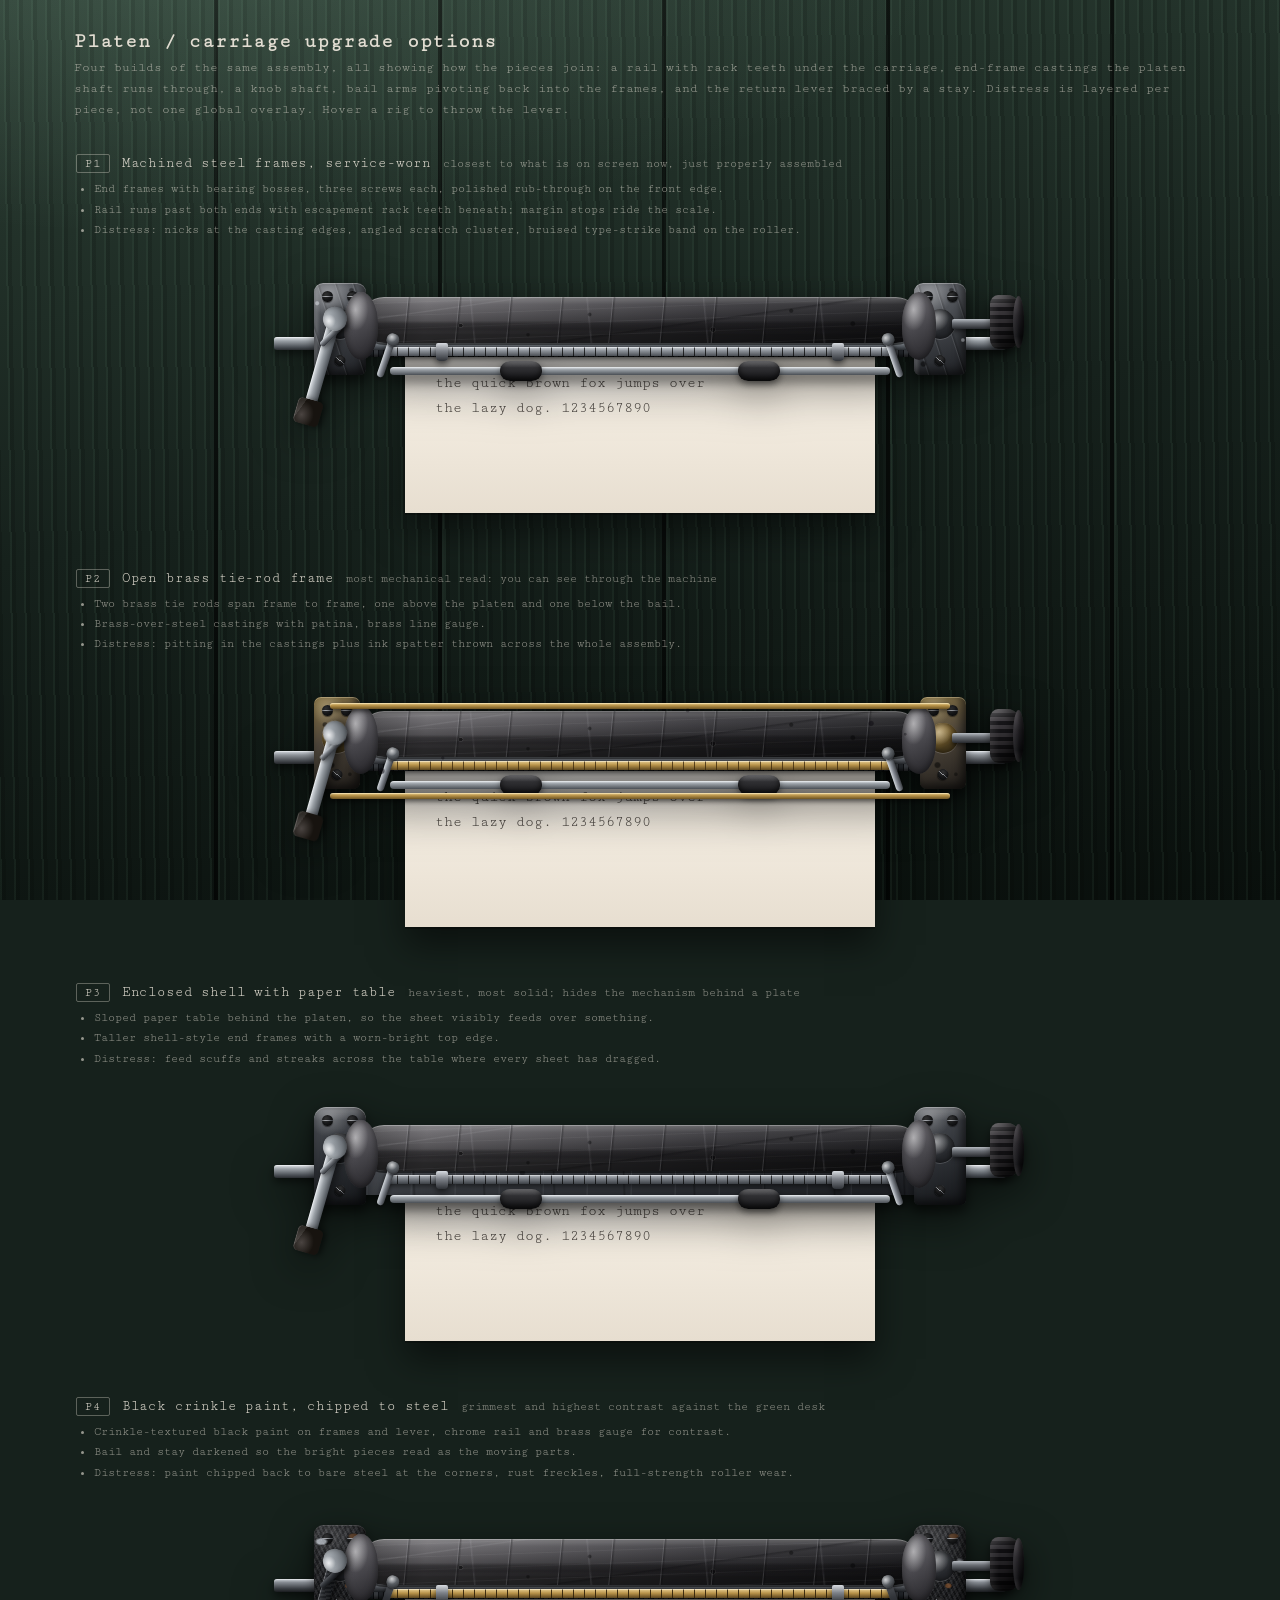
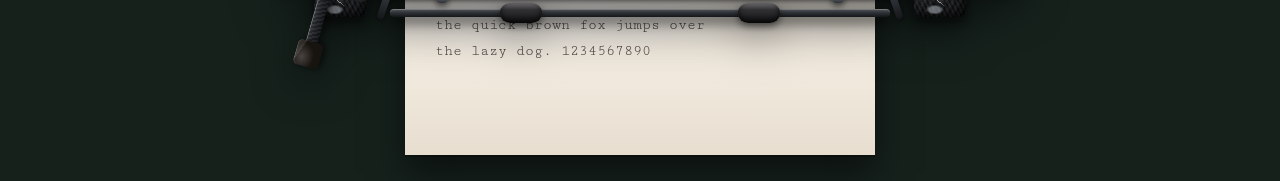
<file: stage/platen.html>
<!DOCTYPE html>
<html lang="en">
<head>
<meta charset="utf-8">
<meta name="viewport" content="width=device-width, initial-scale=1">
<title>Typewriter - platen / carriage upgrade options</title>
<link href="https://fonts.googleapis.com/css2?family=Cutive+Mono&display=swap" rel="stylesheet">
<style>
:root {
  --paper: #f3ece0;
  --paper-lit: #f8f3ea;
  --ink: #2b2622;
  --steel: #9aa0a6;
  --steel-hi: #e4e8ec;
  --steel-lo: #4a4f55;
  --rubber: #2b2b2e;
  --brass: #b8934a;
  --brass-hi: #e8cf92;
  --desk: #16211c;
  --desk-hi: #2b3d33;
  --desk-lo: #090f0c;
  --face: "Cutive Mono", "Courier New", monospace;
}

*, *::before, *::after { box-sizing: border-box; }

body {
  margin: 0;
  font-family: var(--face);
  color: #e2ddd2;
  background-color: var(--desk);
  background-image:
    radial-gradient(110% 60% at 15% -6%, rgba(206, 255, 224, 0.12), rgba(206, 255, 224, 0) 54%),
    repeating-linear-gradient(90deg,
      rgba(0,0,0,0) 0 214px, rgba(0,0,0,0.62) 214px 218px,
      rgba(150,200,168,0.07) 218px 220px, rgba(0,0,0,0) 220px 224px),
    repeating-linear-gradient(89.3deg,
      rgba(120,170,138,0.07) 0 2px, rgba(0,0,0,0.14) 2px 6px, rgba(0,0,0,0) 6px 14px),
    linear-gradient(170deg, var(--desk-hi) 0%, var(--desk) 50%, var(--desk-lo) 100%);
  background-attachment: fixed;
}

header { padding: 30px 24px 4px; max-width: 1180px; margin: 0 auto; }
header h1 { margin: 0 0 6px; font-size: 20px; letter-spacing: 0.04em; }
header p { margin: 0; font-size: 13px; opacity: 0.62; line-height: 1.6; }

.option { max-width: 1180px; margin: 0 auto; padding: 0 24px 26px; }
.label {
  display: flex; align-items: baseline; gap: 12px;
  padding: 30px 2px 4px; font-size: 14px; letter-spacing: 0.06em;
}
.label .tag {
  font-size: 12px; padding: 2px 8px;
  border: 1px solid rgba(226, 221, 210, 0.35); border-radius: 2px;
}
.label .note { font-size: 12px; opacity: 0.6; letter-spacing: 0; }
.bullets { margin: 2px 2px 10px; padding-left: 18px; font-size: 12px; opacity: 0.62; line-height: 1.7; }

/* ============================================================
   SHARED RIG. Every variant uses the same markup; the variant
   class only restyles it and shows/hides the connective pieces.
   ============================================================ */

.rig {
  position: relative;
  width: 700px;
  max-width: 100%;
  margin: 0 auto;
  padding: 46px 0 0;
}

.carriage {
  position: relative;
  width: 560px;
  height: 58px;
  margin: 0 auto;
  z-index: 4;
  filter: drop-shadow(0 12px 20px rgba(0, 0, 0, 0.55));
}

/* --- the rail the whole carriage rides on, running past both ends --- */
.rail {
  position: absolute;
  left: -86px; right: -86px;
  top: 40px;
  height: 13px;
  z-index: 0;
  border-radius: 3px;
  background:
    linear-gradient(180deg, var(--steel-hi) 0%, var(--steel) 30%, var(--steel-lo) 78%, #2a2d31 100%);
  box-shadow: inset 0 1px 0 rgba(255,255,255,0.35), 0 4px 8px rgba(0,0,0,0.5);
}
/* rack teeth under the rail: the escapement has something to bite */
.rail::after {
  content: "";
  position: absolute;
  left: 40px; right: 40px; top: 100%;
  height: 7px;
  background: repeating-linear-gradient(90deg,
    #3a3d42 0 4px, #14161a 4px 5px, #23262b 5px 9px, #0e1013 9px 10px);
  box-shadow: inset 0 -2px 4px rgba(0,0,0,0.7);
}

/* --- carriage end frames: the castings the platen shaft runs through --- */
.side {
  position: absolute;
  top: -14px;
  width: 52px;
  height: 92px;
  z-index: 5;
  border-radius: 9px 9px 6px 6px;
  background:
    radial-gradient(70% 40% at 32% 14%, rgba(255,255,255,0.30), rgba(255,255,255,0) 62%),
    linear-gradient(160deg, #6d7076 0%, #43464b 46%, #1e2024 100%);
  box-shadow:
    inset 0 1px 0 rgba(255,255,255,0.3),
    inset -4px -4px 10px rgba(0,0,0,0.6),
    0 6px 12px rgba(0,0,0,0.5);
}
.side.left  { left: -46px; }
.side.right { right: -46px; }

/* the bearing boss the platen shaft passes through */
.side::before {
  content: "";
  position: absolute;
  top: 26px; left: 50%;
  width: 30px; height: 30px;
  transform: translateX(-50%);
  border-radius: 50%;
  background:
    radial-gradient(circle at 36% 30%, rgba(255,255,255,0.5), rgba(255,255,255,0) 46%),
    linear-gradient(150deg, #55585d, #26282c 70%);
  box-shadow: inset 0 0 7px rgba(0,0,0,0.75), 0 1px 0 rgba(255,255,255,0.16);
}

.screw {
  position: absolute;
  width: 11px; height: 11px;
  border-radius: 50%;
  background:
    linear-gradient(0deg, rgba(0,0,0,0.75) 46%, rgba(0,0,0,0) 47% 53%, rgba(0,0,0,0.75) 54%),
    radial-gradient(circle at 34% 30%, rgba(255,255,255,0.6), rgba(255,255,255,0) 52%),
    linear-gradient(150deg, #8d9198, #3c3f44);
  box-shadow: inset 0 0 3px rgba(0,0,0,0.6), 0 1px 1px rgba(0,0,0,0.5);
}
.screw.a { top: 8px;  left: 8px; }
.screw.b { top: 8px;  right: 8px; }
.screw.c { bottom: 9px; left: 50%; transform: translateX(-50%) rotate(38deg); }

/* --- platen roller --- */
.platen {
  position: absolute;
  inset: 0 0 12px 0;
  z-index: 3;
  border-radius: 24px / 22px;
  background:
    linear-gradient(172deg,
      rgba(0,0,0,0) 0 18%, rgba(218,218,222,0.10) 19%,
      rgba(0,0,0,0) 20% 57%, rgba(4,4,6,0.24) 58%, rgba(0,0,0,0) 60%),
    linear-gradient(180deg,
      rgba(255,255,255,0.30) 0%, rgba(255,255,255,0.06) 16%,
      rgba(0,0,0,0.18) 46%, rgba(0,0,0,0.52) 82%, rgba(0,0,0,0.34) 100%),
    linear-gradient(96deg, #4b4a4d 0%, #6a686c 12%, #3c3b3f 62%, #232326 100%);
  box-shadow:
    inset 0 1px 0 rgba(255,255,255,0.28),
    inset 0 -6px 14px rgba(0,0,0,0.6),
    0 2px 0 rgba(0,0,0,0.5);
}

/* platen wear layer: type bruising, cleaning scratches, dents */
.platen-wear {
  position: absolute;
  inset: 0;
  border-radius: inherit;
  pointer-events: none;
  background:
    /* the type-strike band: a duller, bruised stripe where the slugs land */
    linear-gradient(180deg,
      rgba(0,0,0,0) 0 52%, rgba(10,9,11,0.30) 58%, rgba(10,9,11,0.34) 70%, rgba(0,0,0,0) 78%),
    /* long cleaning scratches */
    repeating-linear-gradient(95.5deg,
      rgba(0,0,0,0) 0 47px, rgba(226,226,232,0.16) 48px, rgba(6,6,8,0.28) 49px, rgba(0,0,0,0) 51px),
    repeating-linear-gradient(84.5deg,
      rgba(0,0,0,0) 0 113px, rgba(220,220,228,0.10) 114px, rgba(0,0,0,0) 116px),
    /* pits and dings */
    radial-gradient(circle at 18% 62%, rgba(0,0,0,0.5) 0 1.6px, rgba(255,255,255,0.10) 2px, rgba(0,0,0,0) 3px),
    radial-gradient(circle at 41% 38%, rgba(0,0,0,0.42) 0 1.2px, rgba(0,0,0,0) 2.4px),
    radial-gradient(circle at 63% 71%, rgba(0,0,0,0.46) 0 2px, rgba(255,255,255,0.08) 2.4px, rgba(0,0,0,0) 3.6px),
    radial-gradient(circle at 77% 30%, rgba(0,0,0,0.38) 0 1.4px, rgba(0,0,0,0) 2.6px),
    radial-gradient(circle at 88% 58%, rgba(0,0,0,0.44) 0 1.8px, rgba(0,0,0,0) 3px),
    radial-gradient(circle at 30% 82%, rgba(0,0,0,0.34) 0 1.2px, rgba(0,0,0,0) 2.2px),
    /* rubber grain */
    repeating-linear-gradient(178deg,
      rgba(0,0,0,0) 0 6px, rgba(235,235,238,0.05) 7px, rgba(0,0,0,0) 8px 13px);
}

/* platen end collars */
.collar {
  position: absolute;
  top: -5px;
  width: 34px;
  height: 68px;
  z-index: 6;
  border-radius: 50% / 46%;
  background:
    radial-gradient(60% 50% at 34% 26%, rgba(255,255,255,0.5), rgba(255,255,255,0) 62%),
    linear-gradient(150deg, #7c7a80 0%, #46454a 55%, #232226 100%);
  box-shadow: inset 0 0 8px rgba(0,0,0,0.6);
}
.collar.l { left: -16px; }
.collar.r { right: -16px; }

/* fluted feed knob, outboard of the right end frame */
.knob {
  position: absolute;
  right: -104px;
  top: -2px;
  width: 34px;
  height: 54px;
  z-index: 8;
  border-radius: 8px 48% 48% 8px / 9px 50% 50% 9px;
  background:
    linear-gradient(180deg, rgba(255,255,255,0.22), transparent 24%, rgba(0,0,0,0.42) 82%),
    repeating-linear-gradient(180deg, #3b383c 0 4px, #171619 4px 8px);
  box-shadow:
    inset 4px 2px 7px rgba(255,255,255,0.10),
    inset -10px -4px 12px rgba(0,0,0,0.72),
    0 4px 9px rgba(0,0,0,0.52);
}
.knob::after {
  content: "";
  position: absolute;
  right: 0; top: 1px;
  width: 11px; height: 52px;
  border-radius: 50%;
  background: linear-gradient(180deg, #484449 0%, #232125 38%, #101013 78%, #28262a 100%);
  box-shadow: inset 3px 1px 4px rgba(255,255,255,0.10), inset -3px -2px 5px rgba(0,0,0,0.7);
}
/* the shaft between knob and end frame: the piece that makes them one part */
.knob-shaft {
  position: absolute;
  right: -72px; top: 22px;
  width: 40px; height: 10px;
  z-index: 7;
  border-radius: 2px;
  background: linear-gradient(180deg, #b7bcc2, #6c7076 40%, #26282c);
  box-shadow: 0 2px 4px rgba(0,0,0,0.5);
}

/* --- line-gauge / paper scale across the front --- */
.scale {
  position: absolute;
  left: 26px; right: 26px;
  bottom: -1px;
  height: 9px;
  z-index: 6;
  border-radius: 2px;
  background:
    repeating-linear-gradient(90deg,
      rgba(0,0,0,0.72) 0 1px, rgba(0,0,0,0) 1px 11px),
    linear-gradient(180deg, #cfd4d9 0%, #8d9299 42%, #4a4e54 100%);
  box-shadow: 0 2px 5px rgba(0,0,0,0.5), inset 0 1px 0 rgba(255,255,255,0.4);
}

/* --- paper bail, with arms that visibly tie back to the end frames --- */
.bail {
  position: absolute;
  left: 30px; right: 30px;
  bottom: -20px;
  height: 8px;
  z-index: 7;
  border-radius: 4px;
  background: linear-gradient(180deg, var(--steel-hi) 0%, var(--steel) 34%, var(--steel-lo) 100%);
  box-shadow: inset 0 1px 0 rgba(255,255,255,0.22), 0 6px 12px rgba(0,0,0,0.45);
}
.arm {
  position: absolute;
  top: -30px;
  width: 7px;
  height: 40px;
  border-radius: 4px;
  background: linear-gradient(90deg, #d3d8dd, #838890 45%, #3a3d42);
  box-shadow: 0 2px 5px rgba(0,0,0,0.5);
}
.arm.l { left: -14px;  transform: rotate(19deg);  transform-origin: 50% 100%; }
.arm.r { right: -14px; transform: rotate(-19deg); transform-origin: 50% 100%; }
/* pivot buttons where the arms meet the frames */
.arm::before {
  content: "";
  position: absolute;
  top: -6px; left: 50%;
  width: 13px; height: 13px;
  transform: translateX(-50%);
  border-radius: 50%;
  background: radial-gradient(circle at 34% 30%, rgba(255,255,255,0.7), rgba(255,255,255,0) 44%),
              linear-gradient(150deg, #9aa0a6, #34373c);
  box-shadow: inset 0 0 4px rgba(0,0,0,0.5), 0 1px 2px rgba(0,0,0,0.5);
}
.roller {
  position: absolute;
  top: 50%;
  width: 42px; height: 20px;
  border-radius: 10px / 9px;
  transform: translateY(-50%);
  background:
    linear-gradient(180deg, rgba(255,255,255,0.26) 0%, rgba(255,255,255,0) 34%),
    linear-gradient(180deg, #3a3a3d 0%, var(--rubber) 48%, #131315 100%);
  box-shadow: inset 0 -3px 6px rgba(0,0,0,0.7), 0 3px 7px rgba(0,0,0,0.5);
}
.roller.r1 { left: 22%; }
.roller.r2 { right: 22%; }

/* --- carriage return lever, hinged into the left end frame --- */
.lever {
  position: absolute;
  top: 12px;
  left: -128px;
  width: 104px; height: 12px;
  padding: 0; border: 0;
  cursor: pointer;
  border-radius: 6px;
  transform-origin: 100% 50%;
  transform: rotate(-74deg);
  z-index: 9;
  background: linear-gradient(180deg, var(--steel-hi) 0%, var(--steel) 40%, var(--steel-lo) 100%);
  box-shadow: 0 4px 9px rgba(0,0,0,0.5), inset 0 1px 0 rgba(255,255,255,0.3);
  transition: transform 120ms cubic-bezier(0.22, 0.9, 0.3, 1.2);
}
.rig:hover .lever { transform: rotate(-68deg); }
.paddle {
  position: absolute;
  left: -10px; top: -7px;
  width: 26px; height: 26px;
  border-radius: 5px;
  background:
    linear-gradient(200deg, rgba(255,255,255,0.10) 0 24%, rgba(0,0,0,0) 25%),
    radial-gradient(70% 60% at 34% 28%, #4a4441, #17130f 78%);
  box-shadow: inset 0 1px 0 rgba(255,255,255,0.18), 0 3px 6px rgba(0,0,0,0.5);
}
.hinge {
  position: absolute;
  right: -8px; top: -6px;
  width: 24px; height: 24px;
  border-radius: 50%;
  background:
    radial-gradient(circle at 34% 28%, rgba(255,255,255,0.72), rgba(255,255,255,0) 30%),
    linear-gradient(150deg, var(--steel-hi), var(--steel) 45%, var(--steel-lo));
  box-shadow: inset 0 0 5px rgba(0,0,0,0.38), 0 3px 6px rgba(0,0,0,0.48);
}
/* the stay: a short brace from the hinge back down to the frame */
.stay {
  position: absolute;
  right: 4px; top: 14px;
  width: 34px; height: 6px;
  border-radius: 3px;
  transform: rotate(30deg);
  transform-origin: 100% 50%;
  background: linear-gradient(180deg, #c7ccd2, #6a6e74 46%, #2b2e33);
  box-shadow: 0 2px 4px rgba(0,0,0,0.5);
}

/* --- optional pieces, off by default, switched on per variant --- */
.paper-table, .tie-rod, .margin-stop { display: none; }

/* paper table: the sloped plate the sheet feeds over */
.paper-table {
  position: absolute;
  left: -14px; right: -14px;
  top: 14px;
  height: 56px;
  z-index: 1;
  border-radius: 10px 10px 4px 4px;
  background:
    linear-gradient(180deg, rgba(255,255,255,0.16) 0 6%, rgba(0,0,0,0) 22%),
    linear-gradient(170deg, #575b61 0%, #34373c 44%, #191b1f 100%);
  box-shadow: inset 0 1px 0 rgba(255,255,255,0.22), 0 6px 14px rgba(0,0,0,0.55);
}

/* tie rods spanning between the two end frames, in front of the platen */
.tie-rod {
  position: absolute;
  left: -30px; right: -30px;
  height: 6px;
  z-index: 8;
  border-radius: 3px;
  background: linear-gradient(180deg, var(--brass-hi), var(--brass) 42%, #6d5322 100%);
  box-shadow: 0 2px 5px rgba(0,0,0,0.55), inset 0 1px 0 rgba(255,240,200,0.5);
}
.tie-rod.top { top: -8px; }
.tie-rod.bottom { bottom: -30px; }

/* margin stops riding on the scale */
.margin-stop {
  position: absolute;
  bottom: -6px;
  width: 12px; height: 18px;
  z-index: 8;
  border-radius: 2px 2px 4px 4px;
  background: linear-gradient(180deg, #d7dbe0, #7d8188 44%, #2f3237);
  box-shadow: 0 3px 6px rgba(0,0,0,0.55);
}
.margin-stop.ms-l { left: 76px; }
.margin-stop.ms-r { right: 76px; }

/* --- the sheet, for scale --- */
.sheet {
  position: relative;
  z-index: 2;
  width: 470px;
  max-width: 84%;
  height: 168px;
  margin: -10px auto 0;
  padding: 26px 30px;
  color: var(--ink);
  font-size: 15px;
  line-height: 1.7;
  background-color: var(--paper);
  background-image:
    radial-gradient(90% 70% at 30% 0%, rgba(255,255,255,0.7), rgba(255,255,255,0) 62%),
    linear-gradient(180deg, var(--paper-lit), var(--paper) 40%, #e7ded0 100%);
  box-shadow: 0 18px 34px rgba(0,0,0,0.5), 0 2px 0 rgba(0,0,0,0.25);
}
.sheet span { opacity: 0.86; }

/* ============================================================
   VARIANT 1 - machined steel frames, service-worn
   ============================================================ */
.v1 .side {
  background:
    radial-gradient(70% 40% at 30% 12%, rgba(255,255,255,0.34), rgba(255,255,255,0) 60%),
    /* rub-through: the front edge is polished bright by decades of hands */
    linear-gradient(90deg, rgba(255,255,255,0.16) 0 5%, rgba(0,0,0,0) 12%),
    /* scratch cluster */
    repeating-linear-gradient(72deg,
      rgba(0,0,0,0) 0 13px, rgba(226,230,236,0.13) 14px, rgba(0,0,0,0.22) 15px, rgba(0,0,0,0) 17px),
    linear-gradient(160deg, #6d7076 0%, #43464b 46%, #1e2024 100%);
}
.v1 .side::after {
  content: "";
  position: absolute;
  inset: 0;
  border-radius: inherit;
  /* nicks along the casting edges */
  background:
    radial-gradient(circle at 6% 22%, rgba(228,232,238,0.5) 0 1.4px, rgba(0,0,0,0) 2.6px),
    radial-gradient(circle at 94% 62%, rgba(228,232,238,0.4) 0 1.2px, rgba(0,0,0,0) 2.4px),
    radial-gradient(circle at 18% 88%, rgba(0,0,0,0.5) 0 2px, rgba(0,0,0,0) 3.4px),
    radial-gradient(circle at 72% 8%, rgba(0,0,0,0.42) 0 1.6px, rgba(0,0,0,0) 3px);
}
.v1 .margin-stop { display: block; }

/* ============================================================
   VARIANT 2 - open brass tie-rod frame, heavily used
   ============================================================ */
.v2 .tie-rod { display: block; }
.v2 .side {
  width: 46px;
  border-radius: 7px;
  background:
    radial-gradient(60% 34% at 30% 12%, rgba(255,238,200,0.30), rgba(255,238,200,0) 58%),
    /* pitting */
    radial-gradient(circle at 24% 30%, rgba(0,0,0,0.5) 0 1.8px, rgba(0,0,0,0) 3px),
    radial-gradient(circle at 66% 52%, rgba(0,0,0,0.45) 0 1.4px, rgba(0,0,0,0) 2.6px),
    radial-gradient(circle at 38% 74%, rgba(0,0,0,0.5) 0 2.2px, rgba(0,0,0,0) 3.6px),
    radial-gradient(circle at 78% 84%, rgba(0,0,0,0.4) 0 1.2px, rgba(0,0,0,0) 2.4px),
    /* patinated brass-over-steel */
    linear-gradient(158deg, #8a7647 0%, #4d453a 44%, #201d1a 100%);
  box-shadow:
    inset 0 1px 0 rgba(255,236,190,0.35),
    inset -4px -4px 10px rgba(0,0,0,0.62),
    0 6px 12px rgba(0,0,0,0.5);
}
.v2 .side::before {
  background:
    radial-gradient(circle at 36% 30%, rgba(255,244,214,0.55), rgba(255,244,214,0) 46%),
    linear-gradient(150deg, var(--brass), #4a3c1e 72%);
}
.v2 .scale {
  background:
    repeating-linear-gradient(90deg, rgba(60,40,10,0.8) 0 1px, rgba(0,0,0,0) 1px 11px),
    linear-gradient(180deg, var(--brass-hi) 0%, var(--brass) 44%, #5e4820 100%);
}
.v2 .rail {
  background: linear-gradient(180deg, #d8dde2 0%, #8f949a 30%, #43464b 78%, #232529 100%);
}
/* ink spatter and finger grime across the whole assembly */
.v2 .carriage::after {
  content: "";
  position: absolute;
  inset: -20px -60px -30px -60px;
  z-index: 9;
  pointer-events: none;
  background:
    radial-gradient(circle at 12% 74%, rgba(10,8,14,0.55) 0 2.4px, rgba(0,0,0,0) 3.6px),
    radial-gradient(circle at 21% 62%, rgba(10,8,14,0.4) 0 1.2px, rgba(0,0,0,0) 2px),
    radial-gradient(circle at 84% 30%, rgba(10,8,14,0.5) 0 2px, rgba(0,0,0,0) 3.2px),
    radial-gradient(circle at 89% 40%, rgba(10,8,14,0.35) 0 1px, rgba(0,0,0,0) 1.8px),
    radial-gradient(circle at 57% 18%, rgba(10,8,14,0.3) 0 1.4px, rgba(0,0,0,0) 2.4px);
}

/* ============================================================
   VARIANT 3 - enclosed carriage shell with paper table
   ============================================================ */
.v3 .paper-table { display: block; }
.v3 .side {
  top: -18px;
  height: 98px;
  border-radius: 12px 12px 5px 5px;
  background:
    radial-gradient(70% 36% at 30% 10%, rgba(255,255,255,0.26), rgba(255,255,255,0) 58%),
    /* worn-bright top edge where the shell is handled */
    linear-gradient(180deg, rgba(255,255,255,0.22) 0 4%, rgba(0,0,0,0) 14%),
    linear-gradient(160deg, #4e5157 0%, #303338 48%, #131518 100%);
}
.v3 .paper-table::after {
  content: "";
  position: absolute;
  inset: 0;
  border-radius: inherit;
  /* scuffs from every sheet that has been fed over this plate */
  background:
    repeating-linear-gradient(91deg,
      rgba(0,0,0,0) 0 21px, rgba(214,220,228,0.10) 22px, rgba(0,0,0,0) 23px 44px),
    repeating-linear-gradient(88deg,
      rgba(0,0,0,0) 0 67px, rgba(0,0,0,0.28) 68px, rgba(0,0,0,0) 70px),
    radial-gradient(circle at 30% 60%, rgba(0,0,0,0.35) 0 2px, rgba(0,0,0,0) 3.4px),
    radial-gradient(circle at 71% 34%, rgba(224,230,238,0.16) 0 2.6px, rgba(0,0,0,0) 4px);
}
.v3 .margin-stop { display: block; }
.v3 .scale {
  background:
    repeating-linear-gradient(90deg, rgba(0,0,0,0.7) 0 1px, rgba(0,0,0,0) 1px 11px),
    linear-gradient(180deg, #b9bec4 0%, #7a7f86 42%, #3c4045 100%);
}

/* ============================================================
   VARIANT 4 - black crinkle paint, chipped back to steel
   ============================================================ */
.v4 .side {
  background:
    /* crinkle paint texture */
    repeating-linear-gradient(64deg, rgba(255,255,255,0.05) 0 2px, rgba(0,0,0,0.12) 2px 4px),
    repeating-linear-gradient(-58deg, rgba(255,255,255,0.04) 0 3px, rgba(0,0,0,0.10) 3px 6px),
    radial-gradient(70% 40% at 32% 14%, rgba(255,255,255,0.14), rgba(255,255,255,0) 60%),
    linear-gradient(160deg, #2f3033 0%, #202124 46%, #0d0e10 100%);
  box-shadow:
    inset 0 1px 0 rgba(255,255,255,0.14),
    inset -4px -4px 10px rgba(0,0,0,0.7),
    0 6px 12px rgba(0,0,0,0.55);
}
.v4 .side::after {
  content: "";
  position: absolute;
  inset: 0;
  border-radius: inherit;
  /* paint chipped off to bright steel, plus rust freckles */
  background:
    radial-gradient(ellipse 7px 4px at 14% 18%, rgba(198,204,212,0.75) 0 60%, rgba(0,0,0,0) 100%),
    radial-gradient(ellipse 5px 8px at 88% 44%, rgba(186,192,200,0.6) 0 60%, rgba(0,0,0,0) 100%),
    radial-gradient(ellipse 9px 5px at 40% 92%, rgba(176,182,190,0.55) 0 60%, rgba(0,0,0,0) 100%),
    radial-gradient(ellipse 4px 3px at 66% 66%, rgba(150,92,48,0.6) 0 60%, rgba(0,0,0,0) 100%),
    radial-gradient(ellipse 3px 3px at 24% 58%, rgba(138,84,44,0.55) 0 60%, rgba(0,0,0,0) 100%),
    radial-gradient(ellipse 6px 3px at 76% 12%, rgba(146,90,46,0.45) 0 60%, rgba(0,0,0,0) 100%);
}
.v4 .rail {
  background: linear-gradient(180deg, #cfd4da 0%, #868b92 26%, #3a3d42 74%, #1a1c1f 100%);
}
.v4 .scale {
  background:
    repeating-linear-gradient(90deg, rgba(40,26,4,0.85) 0 1px, rgba(0,0,0,0) 1px 11px),
    linear-gradient(180deg, var(--brass-hi) 0%, var(--brass) 46%, #5a441e 100%);
}
.v4 .bail, .v4 .arm, .v4 .stay {
  background: linear-gradient(180deg, #55585d, #303338 44%, #141619);
}
.v4 .lever {
  background:
    repeating-linear-gradient(64deg, rgba(255,255,255,0.05) 0 2px, rgba(0,0,0,0.12) 2px 4px),
    linear-gradient(180deg, #3a3d42 0%, #232529 40%, #101215 100%);
}
.v4 .margin-stop { display: block; }
.v4 .platen-wear { opacity: 1; }
.v4 .knob {
  background:
    linear-gradient(180deg, rgba(255,255,255,0.16), transparent 24%, rgba(0,0,0,0.5) 82%),
    repeating-linear-gradient(180deg, #2c2a2e 0 4px, #100f12 4px 8px);
}
</style>
</head>
<body>

<header>
  <h1>Platen / carriage upgrade options</h1>
  <p>Four builds of the same assembly, all showing how the pieces join: a rail with rack teeth under the carriage, end-frame castings the platen shaft runs through, a knob shaft, bail arms pivoting back into the frames, and the return lever braced by a stay. Distress is layered per piece, not one global overlay. Hover a rig to throw the lever.</p>
</header>

<section class="option">
  <div class="label"><span class="tag">P1</span> Machined steel frames, service-worn <span class="note">closest to what is on screen now, just properly assembled</span></div>
  <ul class="bullets">
    <li>End frames with bearing bosses, three screws each, polished rub-through on the front edge.</li>
    <li>Rail runs past both ends with escapement rack teeth beneath; margin stops ride the scale.</li>
    <li>Distress: nicks at the casting edges, angled scratch cluster, bruised type-strike band on the roller.</li>
  </ul>
  <div class="rig v1" data-rig></div>
</section>

<section class="option">
  <div class="label"><span class="tag">P2</span> Open brass tie-rod frame <span class="note">most mechanical read: you can see through the machine</span></div>
  <ul class="bullets">
    <li>Two brass tie rods span frame to frame, one above the platen and one below the bail.</li>
    <li>Brass-over-steel castings with patina, brass line gauge.</li>
    <li>Distress: pitting in the castings plus ink spatter thrown across the whole assembly.</li>
  </ul>
  <div class="rig v2" data-rig></div>
</section>

<section class="option">
  <div class="label"><span class="tag">P3</span> Enclosed shell with paper table <span class="note">heaviest, most solid; hides the mechanism behind a plate</span></div>
  <ul class="bullets">
    <li>Sloped paper table behind the platen, so the sheet visibly feeds over something.</li>
    <li>Taller shell-style end frames with a worn-bright top edge.</li>
    <li>Distress: feed scuffs and streaks across the table where every sheet has dragged.</li>
  </ul>
  <div class="rig v3" data-rig></div>
</section>

<section class="option">
  <div class="label"><span class="tag">P4</span> Black crinkle paint, chipped to steel <span class="note">grimmest and highest contrast against the green desk</span></div>
  <ul class="bullets">
    <li>Crinkle-textured black paint on frames and lever, chrome rail and brass gauge for contrast.</li>
    <li>Bail and stay darkened so the bright pieces read as the moving parts.</li>
    <li>Distress: paint chipped back to bare steel at the corners, rust freckles, full-strength roller wear.</li>
  </ul>
  <div class="rig v4" data-rig></div>
</section>

<script>
// One markup template for every variant, so the rigs cannot drift apart.
const RIG = `
  <div class="carriage">
    <div class="rail"></div>
    <div class="paper-table"></div>
    <div class="side left"><i class="screw a"></i><i class="screw b"></i><i class="screw c"></i></div>
    <div class="side right"><i class="screw a"></i><i class="screw b"></i><i class="screw c"></i></div>
    <div class="platen"><i class="platen-wear"></i></div>
    <i class="collar l"></i>
    <i class="collar r"></i>
    <i class="knob-shaft"></i>
    <div class="knob"></div>
    <i class="tie-rod top"></i>
    <i class="tie-rod bottom"></i>
    <div class="scale"></div>
    <i class="margin-stop ms-l"></i>
    <i class="margin-stop ms-r"></i>
    <div class="bail">
      <i class="arm l"></i><i class="arm r"></i>
      <span class="roller r1"></span><span class="roller r2"></span>
    </div>
    <button class="lever" type="button" aria-label="Carriage return">
      <i class="paddle"></i><i class="stay"></i><i class="hinge"></i>
    </button>
  </div>
  <div class="sheet"><span>the quick brown fox jumps over<br>the lazy dog. 1234567890</span></div>
`;
document.querySelectorAll('[data-rig]').forEach(el => { el.innerHTML = RIG; });
</script>

</body>
</html>
</file>
<file: style.css>
/* ============================================================
   TYPEWRITER - style.css
   Sections:
     1. Fonts
     2. Tokens
     3. Reset / desk
     4. Machine chrome (platen, bail, lever)
     5. Sheet viewport, paper, grain, light, vignette
     6. Ink impressions and correction patches
     7. Type guide
     8. Button rail (arms, rings, caps)
     9. Settings card
    10. Card controls (lever, select, thumbwheel)
    11. Erase confirmation (ruled notecard)
    12. Reduced motion
    13. Responsive
    14. Print
   ============================================================ */


/* ------------------------------------------------------------
   1. FONTS
   Files are expected at assets/fonts/<slug>.woff2. If a file is
   missing the family simply fails to load and the monospace
   fallback in --face keeps the app usable.
   ------------------------------------------------------------ */

@font-face {
  font-family: "TT2020";
  src: url("assets/fonts/tt2020.woff2") format("woff2");
  font-weight: 400;
  font-style: normal;
  font-display: swap;
}

@font-face {
  font-family: "Courier Prime";
  src: url("assets/fonts/courier-prime.woff2") format("woff2");
  font-weight: 400;
  font-style: normal;
  font-display: swap;
}

@font-face {
  font-family: "Special Elite";
  src: url("assets/fonts/special-elite.woff2") format("woff2");
  font-weight: 400;
  font-style: normal;
  font-display: swap;
}

@font-face {
  font-family: "Cutive Mono";
  src: url("assets/fonts/cutive-mono.woff2") format("woff2");
  font-weight: 400;
  font-style: normal;
  font-display: swap;
}


/* ------------------------------------------------------------
   2. TOKENS
   ------------------------------------------------------------ */

:root {
  /* grid */
  --scale: 2;
  --cell-w: calc(9.6px * var(--scale));
  --cell-h: calc(16px * var(--scale));
  --cols: 65;
  --rows: 54;

  /* sheet margins, inside the sheet, outside the character grid */
  --margin-x: calc(var(--cell-w) * 4);
  --margin-y: calc(var(--cell-h) * 3);

  /* ink */
  --ink: #1c1f2a;
  --ink-faint: #3a4055;
  --ink-red: #8f2b23;
  --ink-bleed: rgba(28, 31, 42, 0.5);

  /* paper */
  --paper: #f4efe4;
  --paper-shade: #efe7d6;
  --paper-lit: #f8f3ea;

  /* card stock, cooler and heavier than the sheet */
  --card-stock: #e9e0c6;
  --card-stock-lo: #ddd2b2;
  --card-rule-blue: rgba(96, 122, 158, 0.34);
  --card-rule-red: #a8382f;
  /* card metrics. --card-rule-gap is the ruled-line pitch and doubles as
     the body line-height on the card, so prose sits on the rules. */
  --card-w: 452px;
  --card-fs: 17px;
  --card-rule-gap: 32px;

  /* desk and machine */
  /* green-black stained oak: the desk is dark, with the stain sitting in
     the open pores so the grain reads greener rather than lighter */
  --desk: #16211c;
  --desk-hi: #2b3d33;
  --desk-lo: #090f0c;
  --steel: #9aa0a6;
  --steel-hi: #e4e8ec;
  --steel-lo: #4a4f55;
  /* tarnished brass for the carriage hardware: rods, gauge, fittings */
  --brass: #b8934a;
  --brass-hi: #e8cf92;
  --brass-lo: #5e4820;
  --bakelite: #e8dcc2;
  --rubber: #2b2b2e;

  /* typeface, swapped by body[data-typeface] */
  --face: "TT2020", "Courier Prime", "Courier New", monospace;

  /* carriage transform, written by app.js on #sheet and #machine */
  --sheet-x: 0px;
  --sheet-y: 0px;
  --platen-x: 0px;
  /* carriage width, shared by both carriage layers */
  --platen-w: calc(var(--cols) * var(--cell-w) + var(--margin-x) * 2 + 96px);
  --platen-roll: 0px;

  /* Strike point, screen-fixed. app.js may retune these. It sits just
     under the platen and bail, the way it does on a real machine, and
     the blank remainder of the page runs downward from it. */
  --guide-x: 50%;
  /* Just below the platen and bail, but far enough down that a couple of
     finished lines stay readable before they roll up behind the roller. */
  --guide-y: 21%;

  /* How far the typebar basket hangs below the top of the opening. A real
     basket pivots well under the platen and the bars swing UP to it, so
     the fan converges here rather than at the strike line. The fan, the
     segment and the ribbon all read this, so the ribbon stays on the bar
     tips whatever it is set to. */
  --bar-drop: 96px;
  /* The well has to be deeper than the drop or the fan runs straight into
     the bottom fade with no floor showing under it. */
  --well-h: 400px;

  /* rail key geometry */
  --key-d: 86px;
  --key-travel: 4px;
  --key-slide: 3px;
}

body[data-typeface="tt2020"]        { --face: "TT2020", "Courier New", monospace; }
body[data-typeface="courier-prime"] { --face: "Courier Prime", "Courier New", monospace; }
body[data-typeface="special-elite"] { --face: "Special Elite", "Courier New", monospace; }
body[data-typeface="cutive-mono"]   { --face: "Cutive Mono", "Courier New", monospace; }


/* ------------------------------------------------------------
   3. RESET / DESK
   ------------------------------------------------------------ */

*,
*::before,
*::after { box-sizing: border-box; }

html, body {
  margin: 0;
  padding: 0;
  height: 100%;
  max-width: 100%;
  overflow-x: hidden;
}

/* Planked desk in green-black stained oak, lit by a single key light from
   upper left. Layers, top to bottom: key light, floor falloff, board seams,
   open-pore grain, wide figure streaks, base stain gradient.

   Held in a variable because the machine's apron repaints the same desk
   over the paper hanging below the machine, and the two have to be the
   same surface pixel for pixel. Both are background-attachment: fixed,
   so both are anchored to the viewport rather than to their own box. */
:root {
  --desk-art:
    radial-gradient(110% 85% at 15% -12%, rgba(206, 255, 224, 0.12), rgba(206, 255, 224, 0) 54%),
    radial-gradient(150% 120% at 50% 125%, rgba(0, 0, 0, 0.7), rgba(0, 0, 0, 0) 60%),
    repeating-linear-gradient(90deg,
      rgba(0, 0, 0, 0) 0 214px, rgba(0, 0, 0, 0.62) 214px 218px,
      rgba(150, 200, 168, 0.07) 218px 220px, rgba(0, 0, 0, 0) 220px 224px),
    repeating-linear-gradient(89.3deg,
      rgba(120, 170, 138, 0.07) 0 2px, rgba(0, 0, 0, 0.14) 2px 6px, rgba(0, 0, 0, 0) 6px 14px),
    repeating-linear-gradient(90.7deg,
      rgba(0, 0, 0, 0.16) 0 8px, rgba(0, 0, 0, 0) 8px 33px),
    linear-gradient(170deg, var(--desk-hi) 0%, var(--desk) 50%, var(--desk-lo) 100%);
}

body {
  background-color: var(--desk);
  background-image: var(--desk-art);
  background-attachment: fixed;
  color: var(--ink);
  font-family: var(--face);
  -webkit-font-smoothing: antialiased;
}

::selection {
  background: rgba(58, 64, 85, 0.22);
  color: var(--ink);
}

/* The live region app.js announces into. Off-canvas rather than
   display:none or visibility:hidden, both of which take it out of the
   accessibility tree and silence it. Clipped to a 1px box so it cannot
   add height below the desk, which is already a full viewport tall. */
.visually-hidden {
  position: absolute;
  width: 1px;
  height: 1px;
  margin: -1px;
  padding: 0;
  border: 0;
  overflow: hidden;
  white-space: nowrap;
  clip: rect(0 0 0 0);
  clip-path: inset(50%);
}

#desk {
  position: relative;
  width: 100%;
  min-height: 100vh;
  min-height: 100dvh;
  overflow: hidden; /* clips every rail arm at the viewport edge */
  display: flex;
  align-items: center;
  justify-content: center;
}

/* Every layer of the machine is ordered against every other one, so #machine
   is the single stacking context they all live in: the sheet opening, the
   casting, the two carriage layers and the sheet itself are all siblings
   here, and none of them may make a context of its own that would trap a
   child at the wrong depth. isolate also keeps the negative-z interior
   inside the machine rather than dropping it behind the desk. Order:

     -1  #interior            the well, seen through the opening
      0  the opening's curl shadow and vignette
      1  #machine-body / #machine-front   the casting
      2  #platen-assembly     carriage parts behind the paper
      3  #sheet               the paper
      4  #machine-apron       the desk, repainted over the page
      5  #platen-front        carriage parts bolted across the paper
     10  #type-guide
   and #rail, a sibling of #machine, sits above all of it at 20. */
#machine {
  position: relative;
  isolation: isolate;
  display: flex;
  flex-direction: column;
  align-items: center;
  /* The side padding is what the machine's shoulders stand in: the sheet
     opening is only 32px narrower than the platen, so without it there is
     no strip of machine either side of the paper. Falls back to 24px on
     narrow screens, where the desk cannot spare the width. */
  padding: 0 clamp(24px, 5.5vw, 96px);
  max-width: 100%;
}


/* ------------------------------------------------------------
   4. MACHINE CHROME
   ------------------------------------------------------------ */

/* The carriage is drawn in two layers, because the paper wraps over the
   platen and passes BETWEEN them. Everything the paper covers - the rail,
   the side castings, the roller, the collars, the bail, the knob and the
   return lever and the lower tie rod - is in #platen-assembly, below the
   sheet. The hardware bolted across the front of the paper - the upper
   tie rod, the line gauge and the margin stops riding on it - is in
   #platen-front, above the sheet.

   They cannot be one element: a transform makes its own stacking context,
   so nothing inside a moving carriage can be split around the sheet. Both
   therefore carry the same width and the same --platen-x, which app.js
   writes on #machine so both layers read it. */
#platen-assembly,
#platen-front {
  width: var(--platen-w);
  height: 58px;
  transform: translate3d(var(--platen-x), 0, 0);
  will-change: transform;
  transition: transform 34ms cubic-bezier(0.16, 0.9, 0.28, 1.06);
  filter: drop-shadow(0 10px 18px rgba(0, 0, 0, 0.5));
}

#platen-assembly {
  position: relative;
  flex: 0 0 auto;
  z-index: 2;
}

/* Same box as the assembly, laid over it: absolute so it takes no space of
   its own, and topmost of the machine's layers, which is where these parts
   sit on the real machine - bolted across the front of the paper. */
#platen-front {
  position: absolute;
  top: 0;
  left: 50%;
  z-index: 5;
  pointer-events: none;
  margin-left: calc(var(--platen-w) / -2);
}

/* The shaft between the right-hand casting and the feed knob, so the two
   read as one part rather than two objects near each other. */
#platen-assembly::after {
  content: "";
  position: absolute;
  right: -100px;
  top: 22px;
  width: 70px;
  height: 10px;
  z-index: 7;
  border-radius: 2px;
  background: linear-gradient(180deg, #d8c08a, var(--brass) 40%, #4a3a19);
  box-shadow: 0 2px 4px rgba(0, 0, 0, 0.5);
}

/* ---- Carriage frame ------------------------------------------------
   Everything on the carriage lands on one of the two end castings. The
   machine is seen from the front and slightly above, so parts behind the
   platen (rail, rack, upper tie rod) sit higher on screen, and parts in
   front of it (gauge, margin stops, bail) sit lower, over the sheet.
   Vertical layout, in assembly coordinates (the assembly is 58px tall):

     -37..-30  escapement rack teeth
     -30..-17  carriage rail
     -12..-6   upper tie rod
       0..46   platen roller
      50..59   line gauge, bolted across both castings
      64..72   paper bail, hung from arms that reach the castings
      78..84   lower tie rod
     -40..90   the castings themselves
   -------------------------------------------------------------------- */

.carriage-rail {
  position: absolute;
  left: -86px;
  right: -86px;
  top: -30px;
  height: 13px;
  z-index: 0;
  border-radius: 3px;
  background: linear-gradient(180deg, #cfd4da 0%, #868b92 26%, #3a3d42 74%, #1a1c1f 100%);
  box-shadow: inset 0 1px 0 rgba(255, 255, 255, 0.32), 0 4px 8px rgba(0, 0, 0, 0.5);
}

/* the rack the escapement walks along, behind the rail */
.carriage-rail::after {
  content: "";
  position: absolute;
  left: 40px;
  right: 40px;
  bottom: 100%;
  height: 7px;
  background: repeating-linear-gradient(90deg,
    #3a3d42 0 4px, #14161a 4px 5px, #23262b 5px 9px, #0e1013 9px 10px);
  box-shadow: inset 0 -2px 4px rgba(0, 0, 0, 0.7);
}

/* End castings: tarnished brass with verdigris crawling out of the pits */
.frame {
  position: absolute;
  top: -40px;
  width: 48px;
  height: 130px;
  z-index: 5;
  border-radius: 7px;
  background:
    radial-gradient(60% 34% at 30% 12%, rgba(255, 238, 200, 0.22), rgba(255, 238, 200, 0) 58%),
    radial-gradient(ellipse 9px 6px at 30% 66%, rgba(96, 148, 116, 0.5) 0 60%, rgba(0, 0, 0, 0) 100%),
    radial-gradient(ellipse 6px 5px at 72% 26%, rgba(88, 138, 110, 0.45) 0 60%, rgba(0, 0, 0, 0) 100%),
    radial-gradient(ellipse 5px 9px at 18% 40%, rgba(80, 126, 100, 0.35) 0 60%, rgba(0, 0, 0, 0) 100%),
    radial-gradient(circle at 52% 82%, rgba(0, 0, 0, 0.5) 0 2.2px, rgba(0, 0, 0, 0) 3.6px),
    radial-gradient(circle at 24% 30%, rgba(0, 0, 0, 0.5) 0 1.8px, rgba(0, 0, 0, 0) 3px),
    radial-gradient(circle at 74% 62%, rgba(0, 0, 0, 0.45) 0 1.4px, rgba(0, 0, 0, 0) 2.6px),
    linear-gradient(158deg, #7d6b41 0%, #453e33 44%, #1c1a17 100%);
  box-shadow:
    inset 0 1px 0 rgba(255, 236, 190, 0.32),
    inset -4px -4px 10px rgba(0, 0, 0, 0.62),
    0 6px 12px rgba(0, 0, 0, 0.5);
}
.frame-l { left: -62px; }
.frame-r { right: -62px; }

/* the bearing boss the platen shaft turns in, on the platen axis */
.frame::before {
  content: "";
  position: absolute;
  top: 46px;
  left: 50%;
  width: 30px;
  height: 30px;
  transform: translateX(-50%);
  border-radius: 50%;
  background:
    radial-gradient(circle at 36% 30%, rgba(255, 244, 214, 0.55), rgba(255, 244, 214, 0) 46%),
    linear-gradient(150deg, var(--brass), #4a3c1e 72%);
  box-shadow: inset 0 0 7px rgba(0, 0, 0, 0.75), 0 1px 0 rgba(255, 236, 190, 0.2);
}

.screw {
  position: absolute;
  width: 11px;
  height: 11px;
  border-radius: 50%;
  background:
    linear-gradient(0deg, rgba(0, 0, 0, 0.75) 46%, rgba(0, 0, 0, 0) 47% 53%, rgba(0, 0, 0, 0.75) 54%),
    radial-gradient(circle at 34% 30%, rgba(255, 244, 214, 0.6), rgba(255, 244, 214, 0) 52%),
    linear-gradient(150deg, #c2a463, #4c3d1f);
  box-shadow: inset 0 0 3px rgba(0, 0, 0, 0.6), 0 1px 1px rgba(0, 0, 0, 0.5);
}
.screw-a { top: 8px; left: 8px; }
.screw-b { top: 8px; right: 8px; }
.screw-c { bottom: 9px; left: 50%; transform: translateX(-50%) rotate(38deg); }

/* Tie rods, threaded into both castings and nutted at each end */
.tie-rod {
  position: absolute;
  left: -46px;
  right: -46px;
  height: 6px;
  z-index: 8;
  border-radius: 3px;
  background: linear-gradient(180deg, #d8c08a, #94773a 42%, #4c3a16 100%);
  box-shadow: 0 2px 5px rgba(0, 0, 0, 0.55), inset 0 1px 0 rgba(255, 240, 200, 0.5);
}
.tie-rod::before,
.tie-rod::after {
  content: "";
  position: absolute;
  top: 50%;
  width: 13px;
  height: 13px;
  transform: translateY(-50%);
  border-radius: 3px;
  background:
    radial-gradient(circle at 34% 28%, rgba(255, 246, 220, 0.7), rgba(255, 246, 220, 0) 46%),
    linear-gradient(150deg, #cfae67, #4a3a17);
  box-shadow: inset 0 0 3px rgba(0, 0, 0, 0.6), 0 2px 3px rgba(0, 0, 0, 0.55);
}
.tie-rod::before { left: -5px; }
.tie-rod::after  { right: -5px; }
.tie-rod-top    { top: -12px; }
.tie-rod-bottom { bottom: -26px; }

/* Line gauge, bolted across the front of both castings */
.scale {
  position: absolute;
  left: -40px;
  right: -40px;
  bottom: -1px;
  height: 9px;
  z-index: 6;
  border-radius: 2px;
  background:
    repeating-linear-gradient(90deg, rgba(40, 26, 4, 0.85) 0 1px, rgba(0, 0, 0, 0) 1px 11px),
    linear-gradient(180deg, #d9c08a 0%, #9d8140 46%, #4e3c18 100%);
  box-shadow: 0 2px 5px rgba(0, 0, 0, 0.5), inset 0 1px 0 rgba(255, 240, 200, 0.45);
}
.scale::before,
.scale::after {
  content: "";
  position: absolute;
  top: 50%;
  width: 10px;
  height: 10px;
  transform: translateY(-50%);
  border-radius: 50%;
  background:
    linear-gradient(0deg, rgba(0, 0, 0, 0.7) 46%, rgba(0, 0, 0, 0) 47% 53%, rgba(0, 0, 0, 0.7) 54%),
    radial-gradient(circle at 34% 30%, rgba(255, 246, 220, 0.65), rgba(255, 246, 220, 0) 52%),
    linear-gradient(150deg, #c2a463, #4c3d1f);
  box-shadow: 0 1px 2px rgba(0, 0, 0, 0.5);
}
.scale::before { left: 2px; }
.scale::after  { right: 2px; }

/* Margin stops, riding on the gauge */
.margin-stop {
  position: absolute;
  bottom: -6px;
  width: 12px;
  height: 18px;
  z-index: 8;
  border-radius: 2px 2px 4px 4px;
  background: linear-gradient(180deg, #e6cd90, var(--brass) 44%, #4c3a18);
  box-shadow: 0 3px 6px rgba(0, 0, 0, 0.55);
}
.margin-stop-l { left: 76px; }
.margin-stop-r { right: 76px; }

/* The platen roller: hard rubber cylinder, key light from upper left */
#platen {
  position: absolute;
  inset: 0 0 12px 0;
  z-index: 3;
  border-radius: 24px / 22px;
  background:
    /* Variant A: restrained service scratches from paper dust and cleaning. */
    repeating-linear-gradient(96deg,
      rgba(0, 0, 0, 0) 0 63px,
      rgba(220, 220, 224, 0.12) 64px,
      rgba(7, 7, 9, 0.20) 65px,
      rgba(0, 0, 0, 0) 67px),
    linear-gradient(172deg,
      rgba(0, 0, 0, 0) 0 18%,
      rgba(218, 218, 222, 0.10) 19%,
      rgba(0, 0, 0, 0) 20% 57%,
      rgba(4, 4, 6, 0.24) 58%,
      rgba(0, 0, 0, 0) 60%),
    repeating-linear-gradient(178deg,
      rgba(0, 0, 0, 0) 0 7px,
      rgba(235, 235, 238, 0.055) 8px,
      rgba(0, 0, 0, 0) 9px 15px),
    linear-gradient(180deg,
      rgba(255, 255, 255, 0.30) 0%,
      rgba(255, 255, 255, 0.06) 16%,
      rgba(0, 0, 0, 0.18) 46%,
      rgba(0, 0, 0, 0.52) 82%,
      rgba(0, 0, 0, 0.34) 100%),
    linear-gradient(96deg, #4b4a4d 0%, #6a686c 12%, #3c3b3f 62%, #232326 100%);
  box-shadow:
    inset 0 1px 0 rgba(255, 255, 255, 0.28),
    inset 0 -6px 14px rgba(0, 0, 0, 0.6),
    0 2px 0 rgba(0, 0, 0, 0.5);
}

/* Roller wear: the bruised type-strike band, cleaning scratches, dents */
#platen::after {
  content: "";
  position: absolute;
  inset: 0;
  border-radius: inherit;
  pointer-events: none;
  background:
    linear-gradient(180deg,
      rgba(0, 0, 0, 0) 0 52%, rgba(10, 9, 11, 0.30) 58%, rgba(10, 9, 11, 0.34) 70%, rgba(0, 0, 0, 0) 78%),
    repeating-linear-gradient(95.5deg,
      rgba(0, 0, 0, 0) 0 47px, rgba(226, 226, 232, 0.16) 48px, rgba(6, 6, 8, 0.28) 49px, rgba(0, 0, 0, 0) 51px),
    repeating-linear-gradient(84.5deg,
      rgba(0, 0, 0, 0) 0 113px, rgba(220, 220, 228, 0.10) 114px, rgba(0, 0, 0, 0) 116px),
    radial-gradient(circle at 18% 62%, rgba(0, 0, 0, 0.5) 0 1.6px, rgba(255, 255, 255, 0.10) 2px, rgba(0, 0, 0, 0) 3px),
    radial-gradient(circle at 41% 38%, rgba(0, 0, 0, 0.42) 0 1.2px, rgba(0, 0, 0, 0) 2.4px),
    radial-gradient(circle at 63% 71%, rgba(0, 0, 0, 0.46) 0 2px, rgba(255, 255, 255, 0.08) 2.4px, rgba(0, 0, 0, 0) 3.6px),
    radial-gradient(circle at 77% 30%, rgba(0, 0, 0, 0.38) 0 1.4px, rgba(0, 0, 0, 0) 2.6px),
    radial-gradient(circle at 88% 58%, rgba(0, 0, 0, 0.44) 0 1.8px, rgba(0, 0, 0, 0) 3px);
}

/* Platen end collars, bridging the roller ends to the castings */
.collar {
  position: absolute;
  top: -5px;
  width: 34px;
  height: 68px;
  z-index: 6;
  border-radius: 50% / 46%;
  background:
    radial-gradient(60% 50% at 34% 26%, rgba(255, 255, 255, 0.5), rgba(255, 255, 255, 0) 62%),
    linear-gradient(150deg, #7c7a80 0%, #46454a 55%, #232226 100%);
  box-shadow: inset 0 0 8px rgba(0, 0, 0, 0.6);
}
.collar-l { left: -26px; }
.collar-r { right: -26px; }

/* Right-hand feed knob: a fluted bakelite cylinder seen mostly from its
   side. Only a narrow ellipse of the outer end is visible from above. */
#platen-knob {
  position: absolute;
  /* outboard of the right-hand casting, joined to it by the knob shaft */
  right: -104px;
  top: -2px;
  width: 34px;
  height: 54px;
  z-index: 8;
  border-radius: 8px 48% 48% 8px / 9px 50% 50% 9px;
  transition: background-position 150ms cubic-bezier(0.22, 0.72, 0.28, 1);
  background:
    linear-gradient(180deg, rgba(255, 255, 255, 0.22), transparent 24%, rgba(0, 0, 0, 0.42) 82%),
    repeating-linear-gradient(180deg, #3b383c 0 4px, #171619 4px 8px);
  background-position: 0 0, 0 var(--platen-roll);
  box-shadow:
    inset 4px 2px 7px rgba(255, 255, 255, 0.10),
    inset -10px -4px 12px rgba(0, 0, 0, 0.72),
    0 4px 9px rgba(0, 0, 0, 0.52);
}

#platen-knob::after {
  content: "";
  position: absolute;
  right: 0;
  top: 1px;
  width: 11px;
  height: 52px;
  border-radius: 50%;
  background: linear-gradient(180deg, #484449 0%, #232125 38%, #101013 78%, #28262a 100%);
  box-shadow:
    inset 3px 1px 4px rgba(255, 255, 255, 0.10),
    inset -3px -2px 5px rgba(0, 0, 0, 0.7);
}

/* Paper bail bar with two rubber rollers, crossing in front of the sheet */
#bail {
  position: absolute;
  left: 30px;
  right: 30px;
  bottom: -14px;
  height: 8px;
  border-radius: 4px;
  background: linear-gradient(180deg, var(--steel-hi) 0%, var(--steel) 34%, var(--steel-lo) 100%);
  box-shadow:
    0 1px 0 rgba(255, 255, 255, 0.22) inset,
    0 6px 12px rgba(0, 0, 0, 0.45);
  z-index: 6;
}

.bail-roller {
  position: absolute;
  top: 50%;
  width: 40px;
  height: 20px;
  border-radius: 10px / 9px;
  transform: translateY(-50%);
  background:
    linear-gradient(180deg, rgba(255, 255, 255, 0.26) 0%, rgba(255, 255, 255, 0) 34%),
    linear-gradient(180deg, #3a3a3d 0%, var(--rubber) 48%, #131315 100%);
  box-shadow:
    inset 0 -3px 6px rgba(0, 0, 0, 0.7),
    0 3px 7px rgba(0, 0, 0, 0.5);
}
.bail-roller-l { left: 22%; }
.bail-roller-r { right: 22%; }

/* The bail hangs from arms whose pivot buttons land on the castings, so
   the bar is suspended from the frame rather than floating over the sheet. */
.bail-arm {
  position: absolute;
  top: -36px;
  width: 7px;
  height: 46px;
  background: linear-gradient(90deg, #b9bec4, #6a6e74 45%, #2f3237);
  border-radius: 4px;
  box-shadow: 0 2px 5px rgba(0, 0, 0, 0.5);
}
.bail-arm-l { left: -38px;  transform: rotate(26deg);  transform-origin: 50% 100%; }
.bail-arm-r { right: -38px; transform: rotate(-26deg); transform-origin: 50% 100%; }

.bail-arm::before {
  content: "";
  position: absolute;
  top: -6px;
  left: 50%;
  width: 13px;
  height: 13px;
  transform: translateX(-50%);
  border-radius: 50%;
  background:
    radial-gradient(circle at 34% 30%, rgba(255, 244, 214, 0.7), rgba(255, 244, 214, 0) 44%),
    linear-gradient(150deg, var(--brass), #34373c);
  box-shadow: inset 0 0 4px rgba(0, 0, 0, 0.5), 0 1px 2px rgba(0, 0, 0, 0.5);
}


/* ---- Carriage return lever ------------------------------------------
   A real linkage rather than a bar: a bracket bolted to the left casting,
   a notched quadrant the arm sweeps against, a pivot boss with the return
   spring wound around it, and a brass rod carrying a worn thumb paddle.
   The button itself is only the hit area; .lever-arm is what swings.
   -------------------------------------------------------------------- */

#carriage-lever {
  position: absolute;
  left: -176px;
  top: -34px;
  width: 170px;
  height: 150px;
  padding: 0;
  border: 0;
  background: none;
  cursor: pointer;
  z-index: 9;
}

/* the bracket, bolted flat onto the casting */
.lever-bracket {
  position: absolute;
  right: 14px;
  top: 58px;
  width: 46px;
  height: 34px;
  border-radius: 5px 3px 3px 6px;
  background:
    linear-gradient(180deg, rgba(255, 240, 200, 0.3) 0 12%, rgba(0, 0, 0, 0) 30%),
    linear-gradient(158deg, #8a7647 0%, #4d453a 46%, #201d1a 100%);
  box-shadow: inset 0 1px 0 rgba(255, 236, 190, 0.3), 0 4px 9px rgba(0, 0, 0, 0.55);
}
.lever-bracket::after {
  content: "";
  position: absolute;
  right: 7px;
  bottom: 6px;
  width: 9px;
  height: 9px;
  border-radius: 50%;
  background:
    linear-gradient(0deg, rgba(0, 0, 0, 0.7) 46%, rgba(0, 0, 0, 0) 47% 53%, rgba(0, 0, 0, 0.7) 54%),
    linear-gradient(150deg, #c2a463, #4c3d1f);
}

/* the quadrant the arm sweeps across, with its stop notches */
.lever-quadrant {
  position: absolute;
  right: 20px;
  top: 44px;
  width: 46px;
  height: 46px;
  border-radius: 100% 0 0 0;
  background:
    radial-gradient(circle at 6% 46%, rgba(0, 0, 0, 0.55) 0 3px, rgba(0, 0, 0, 0) 3.6px),
    radial-gradient(circle at 26% 16%, rgba(0, 0, 0, 0.55) 0 3px, rgba(0, 0, 0, 0) 3.6px),
    radial-gradient(circle at 58% 2%, rgba(0, 0, 0, 0.5) 0 2.6px, rgba(0, 0, 0, 0) 3.2px),
    radial-gradient(120% 120% at 100% 100%,
      rgba(255, 240, 200, 0.18) 0 46%, rgba(0, 0, 0, 0.32) 62%, rgba(0, 0, 0, 0.5) 100%),
    linear-gradient(150deg, #6d603c 0%, #3c372e 52%, #1b1916 100%);
  box-shadow: inset 0 1px 0 rgba(255, 236, 190, 0.2), 0 3px 6px rgba(0, 0, 0, 0.5);
}

/* the coil return spring, wound around the pivot */
.lever-spring {
  position: absolute;
  right: 10px;
  top: 74px;
  width: 34px;
  height: 34px;
  border-radius: 50%;
  background: repeating-conic-gradient(from 0deg at 50% 50%,
    rgba(232, 207, 146, 0.75) 0deg 5deg, rgba(0, 0, 0, 0) 5deg 16deg);
  -webkit-mask: radial-gradient(circle, rgba(0, 0, 0, 0) 0 9px, #000 10px 16px, rgba(0, 0, 0, 0) 17px);
          mask: radial-gradient(circle, rgba(0, 0, 0, 0) 0 9px, #000 10px 16px, rgba(0, 0, 0, 0) 17px);
  filter: drop-shadow(0 2px 3px rgba(0, 0, 0, 0.6));
}

/* the pivot itself */
.lever-boss {
  position: absolute;
  right: 14px;
  top: 78px;
  width: 26px;
  height: 26px;
  border-radius: 50%;
  background:
    radial-gradient(circle at 34% 28%, rgba(255, 246, 220, 0.8), rgba(255, 246, 220, 0) 34%),
    linear-gradient(150deg, var(--brass-hi), var(--brass) 44%, #43350f);
  box-shadow: inset 0 0 5px rgba(0, 0, 0, 0.5), 0 3px 6px rgba(0, 0, 0, 0.5);
}
.lever-boss::after {
  content: "";
  position: absolute;
  inset: 8px;
  border-radius: 50%;
  background: radial-gradient(circle at 36% 30%, #3a3126, #100d08 70%);
}

/* The swinging group. Its origin is the centre of the boss, so the arm
   turns in the pivot instead of beside it. */
.lever-arm {
  position: absolute;
  right: 27px;
  top: 88px;
  width: 116px;
  height: 7px;
  transform-origin: 100% 50%;
  transform: rotate(-72deg);
  transition: transform 120ms cubic-bezier(0.22, 0.9, 0.3, 1.2);
}

.lever-shaft {
  position: absolute;
  inset: 0;
  border-radius: 4px;
  background: linear-gradient(180deg, #eae0c4 0%, var(--brass) 40%, #48360f 100%);
  box-shadow: 0 3px 7px rgba(0, 0, 0, 0.5), inset 0 1px 0 rgba(255, 244, 214, 0.45);
}

.lever-grip {
  position: absolute;
  left: -26px;
  top: 50%;
  width: 40px;
  height: 22px;
  transform: translateY(-50%) rotate(-8deg);
  border-radius: 5px 9px 9px 5px;
  background:
    linear-gradient(200deg, rgba(255, 255, 255, 0.12) 0 22%, rgba(0, 0, 0, 0) 24%),
    radial-gradient(70% 60% at 34% 28%, #4a4139, #16110c 76%);
  box-shadow: inset 0 1px 0 rgba(255, 255, 255, 0.16), 0 4px 8px rgba(0, 0, 0, 0.55);
}
/* the face a thumb has polished flat */
.lever-grip::after {
  content: "";
  position: absolute;
  inset: 4px 8px 7px 6px;
  border-radius: 4px;
  background: linear-gradient(180deg, rgba(222, 204, 170, 0.2), rgba(0, 0, 0, 0) 70%);
}

#carriage-lever:hover .lever-arm { transform: rotate(-78deg); }
#carriage-lever:active .lever-arm,
#carriage-lever.is-thrown .lever-arm { transform: rotate(-108deg); }
#carriage-lever:focus-visible {
  outline: none;
}
#carriage-lever:focus-visible .lever-shaft {
  box-shadow: 0 0 0 3px rgba(28, 31, 42, 0.9), 0 0 0 5px rgba(224, 214, 190, 0.55);
}


/* ------------------------------------------------------------
   4b. MACHINE BODY - "skeleton portable"

   The body is the machine the carriage is bolted to, so on screen it
   sits BELOW and BEHIND the platen: the sheet feeds up behind the
   roller, wraps over it and hangs down toward the typist, which puts
   the body in front of the platen from the typist's side and under it
   on screen. Brass shoulders stand either side of the paper and rise
   to the carriage, the hood is the front face below the opening.

   The side castings are z-index 1, over the sheet opening (0 and below)
   and under the carriage (2), the sheet (3) and the type guide (10).
   The typebar basket from the
   stage is deliberately not carried over: with a full sheet in the
   machine none of it would ever be visible, and the type guide already
   marks the printing point.
   ------------------------------------------------------------ */

/* The body spans the machine exactly. It cannot reach outside it: the
   platen assembly is already nearly as wide as the desk, so anything
   hung further out is clipped by #desk.

   Vertically it follows the stage rig, which is drawn at this same
   scale (58px carriage in both): the casting starts 90px below the top
   of the carriage, exactly as the rig's body did, and ends in a real
   bottom edge with feet under it rather than running off the screen.
   The only thing stretched is the middle, because the prod sheet
   opening is far taller than the rig's 420px sample sheet.

   It is split across three layers sharing one box, because the paper
   passes between them. The side castings and the front face (both z 1)
   are below the carriage and below the sheet, so the paper drapes over
   the machine the way it does on the rig and on a real machine.
   The apron (z 4) is the exception: it is the desk repainted over the
   page below the machine, so it has to be above the paper. It starts
   below the feet, so no part of the casting is painted over. */
#machine-body,
#machine-front,
#machine-apron {
  position: absolute;
  left: 0;
  right: 0;
  top: 90px;
  bottom: -60px;
  pointer-events: none;
}
#machine-body { z-index: 1; }
#machine-front { z-index: 1; }
#machine-apron { z-index: 4; }

/* The apron: the desk itself, repainted over everything below the bottom
   of the sheet opening. The machine now ends in a real bottom edge, so
   the untyped remainder of the page cannot be left hanging past it, and
   a mask cannot trim it (a mask only acts inside its own element's box,
   which the sheet deliberately overflows on every side). So the desk is
   simply painted back over it. Both surfaces are viewport-anchored, so
   this is the same wood, continuing exactly.

   It reaches a viewport out to either side because the sheet travels
   with the carriage. Its top edge is 10px below the feet, the lowest
   part of the casting, so the whole machine stays clear of it and only
   the page that hangs past the machine is painted over. */
.mb-apron {
  position: absolute;
  left: -100vw;
  right: -100vw;
  /* the body box ends 60px below the sheet opening; the feet reach 8px
     past that, so the paper is cut 10px below the feet */
  top: calc(100% + 18px);
  height: 200vh;
  background-color: var(--desk);
  background-image: var(--desk-art);
  background-attachment: fixed;
  /* Fade in over the first 40px so paper that hangs out past the sides of
     the machine dissolves into the desk instead of ending on a ruled
     line in mid air. Masking the apron is safe: unlike the sheet, it
     never overflows its own box. */
  -webkit-mask: linear-gradient(180deg, rgba(0, 0, 0, 0) 0, #000 40px);
          mask: linear-gradient(180deg, rgba(0, 0, 0, 0) 0, #000 40px);
}

/* The main casting: the front face, in front of the paper. Bounded, as
   on the rig: 202px deep, sitting 22px up from the bottom of the body
   so the feet show under it. Paper that has travelled past its top edge
   is behind it; anything further down is faded out by the mask on the
   sheet opening, so no page ever hangs below the machine. */
.mb-hood {
  position: absolute;
  left: 0;
  right: 0;
  /* Starts where the typebar well ends: --well-h down the sheet opening,
     which begins 42px above this box. Tied to the well rather than fixed,
     so deepening the cavity does not open a gap between the two. Below
     the sheet now, so what shows of it is what the paper does not cover:
     the front face either side of the page and the bottom edge under it. */
  top: calc(var(--well-h) - 42px);
  bottom: 22px;
  border-radius: 8px 8px 10px 10px;
  background:
    linear-gradient(180deg, rgba(255, 255, 255, 0.10) 0 4%, rgba(0, 0, 0, 0) 16%),
    radial-gradient(120% 70% at 22% 0%, rgba(226, 236, 246, 0.10), rgba(226, 236, 246, 0) 58%),
    linear-gradient(8deg, #35373b 0%, #232529 44%, #101114 100%);
  box-shadow:
    inset 0 1px 0 rgba(255, 255, 255, 0.16),
    inset 0 16px 30px rgba(0, 0, 0, 0.55),
    0 20px 34px rgba(0, 0, 0, 0.55);
}

/* the shoulders, standing either side of the paper and rising to the
   platen, pierced with a lightening hole each */
.mb-shoulder {
  position: absolute;
  top: 0;
  /* Ends 84px behind the top edge of the hood, as on the rig, so the
     casting has no visible bottom of its own. */
  bottom: 140px;
  /* The rig's 112px casting. The strip that actually shows is the
     machine's side padding plus 16px, so on a wide desk the whole
     casting is visible and on a narrow one the inner edge tucks under
     the sheet opening. */
  width: 112px;
  border-radius: 12px 12px 10px 10px;
  background:
    linear-gradient(180deg, rgba(255, 238, 200, 0.16) 0 12px, rgba(0, 0, 0, 0) 48px),
    linear-gradient(158deg, #7d6b41 0%, #453e33 44%, #1c1a17 100%);
  box-shadow: inset 0 1px 0 rgba(255, 238, 200, 0.2), 0 10px 20px rgba(0, 0, 0, 0.5);
}
.mb-shoulder-l { left: 0; }
.mb-shoulder-r { right: 0; }

/* the lightening hole: a pierced disc with a brass rim, at a fixed
   distance down the casting rather than a percentage, because this
   casting is stretched and the rig's was not */
.mb-shoulder::after {
  content: "";
  position: absolute;
  top: 146px;
  width: 34px;
  height: 34px;
  border-radius: 50%;
  background: rgba(0, 0, 0, 0.9);
  box-shadow:
    inset 0 2px 4px rgba(0, 0, 0, 0.9),
    0 0 0 2px rgba(255, 236, 190, 0.22);
}
.mb-shoulder-l::after { left: 19px; }
.mb-shoulder-r::after { right: 19px; }

/* small open ribbon spools, sitting on the shoulders beside the paper */
.mb-spool {
  position: absolute;
  top: 12px;
  width: 70px;
  height: 70px;
  border-radius: 50%;
  background:
    radial-gradient(circle at 36% 30%, rgba(255, 255, 255, 0.22), rgba(255, 255, 255, 0) 46%),
    repeating-radial-gradient(circle at 50% 50%, #23201d 0 2px, #171412 2px 4px),
    radial-gradient(circle at 50% 50%, #3a352f 0 44%, #1b1917 100%);
  box-shadow: inset 0 0 12px rgba(0, 0, 0, 0.8), 0 6px 12px rgba(0, 0, 0, 0.55);
}
.mb-spool-l { left: 21px; }
.mb-spool-r { right: 21px; }
/* the brass hub the spool turns on */
.mb-spool::after {
  content: "";
  position: absolute;
  inset: 24px;
  border-radius: 50%;
  background:
    radial-gradient(circle at 36% 30%, rgba(255, 246, 220, 0.7), rgba(255, 246, 220, 0) 44%),
    linear-gradient(150deg, var(--brass-hi), var(--brass) 44%, #43350f);
  box-shadow: inset 0 0 5px rgba(0, 0, 0, 0.6);
}
/* the ribbon leaving the spool, heading inward toward the strike point */
.mb-spool::before {
  content: "";
  position: absolute;
  top: 46%;
  width: 78px;
  height: 8px;
  background: linear-gradient(180deg, #2a2226 0%, #120e11 60%, #241d21 100%);
  box-shadow: 0 2px 4px rgba(0, 0, 0, 0.6);
}
.mb-spool-l::before { left: 52px; transform: rotate(-13deg); transform-origin: 0 50%; }
.mb-spool-r::before { right: 52px; transform: rotate(13deg); transform-origin: 100% 50%; }

/* brass cross rods spanning the front face */
.mb-rod {
  position: absolute;
  left: 40px;
  right: 40px;
  height: 6px;
  border-radius: 3px;
  background: linear-gradient(180deg, #d8c08a, #94773a 42%, #4c3a16 100%);
  box-shadow: 0 2px 5px rgba(0, 0, 0, 0.55), inset 0 1px 0 rgba(255, 240, 200, 0.45);
}
.mb-rod-a { bottom: 96px; }
.mb-rod-b { bottom: 74px; }

/* maker's plate on the front face, stamped with the build version */
.mb-plate {
  position: absolute;
  left: 200px;
  bottom: 44px;
  transform: translateX(-50%);
  padding: 3px 12px 4px;
  font-family: var(--face);
  font-size: 11px;
  letter-spacing: 0.22em;
  white-space: nowrap;
  color: rgba(246, 232, 196, 0.72);
  border-radius: 3px;
  background: linear-gradient(180deg, #4a4126 0%, #2a2418 60%, #14110b 100%);
  box-shadow: inset 0 1px 0 rgba(255, 236, 190, 0.22), 0 3px 6px rgba(0, 0, 0, 0.6);
}

/* rubber feet, showing under the bottom edge of the casting */
.mb-foot {
  position: absolute;
  bottom: 2px;
  width: 64px;
  height: 18px;
  border-radius: 4px 4px 9px 9px;
  background: linear-gradient(180deg, #2a2c30 0%, #131417 70%, #0a0b0d 100%);
  box-shadow: 0 10px 16px rgba(0, 0, 0, 0.6);
}
.mb-foot-l { left: 46px; }
.mb-foot-r { right: 46px; }

/* wear: chips, rust freckles, hand grime where the machine is grabbed */
.mb-wear {
  position: absolute;
  inset: 0;
  background:
    radial-gradient(ellipse 8px 4px at 7% 22%, rgba(198, 204, 212, 0.5) 0 60%, rgba(0, 0, 0, 0) 100%),
    radial-gradient(ellipse 5px 7px at 94% 40%, rgba(186, 192, 200, 0.42) 0 60%, rgba(0, 0, 0, 0) 100%),
    radial-gradient(ellipse 4px 3px at 16% 74%, rgba(150, 92, 48, 0.5) 0 60%, rgba(0, 0, 0, 0) 100%),
    radial-gradient(ellipse 6px 3px at 86% 80%, rgba(146, 90, 46, 0.4) 0 60%, rgba(0, 0, 0, 0) 100%),
    radial-gradient(50% 30% at 9% 30%, rgba(255, 255, 255, 0.05), rgba(255, 255, 255, 0) 70%),
    radial-gradient(50% 30% at 91% 30%, rgba(255, 255, 255, 0.045), rgba(255, 255, 255, 0) 70%);
}


/* ------------------------------------------------------------
   5. SHEET VIEWPORT / PAPER
   ------------------------------------------------------------ */

/* The opening is deliberately NOT a stacking context: no isolation, no
   z-index of its own. The sheet lives inside it in the flow, but has to be
   ordered against the carriage and the casting, which are its uncles - so
   its z-index has to count in #machine, not in here. Anything that makes a
   context on this element (isolation, z-index, filter, transform, opacity)
   traps the sheet at the opening's depth and breaks the whole order. */
#sheet-viewport {
  position: relative;
  /* The opening nearly spans the platen, but remains 32px narrower. The
     sheet itself is allowed to travel beyond this visual frame. */
  width: min(calc(100vw - 252px), calc(var(--cols) * var(--cell-w) + var(--margin-x) * 2 + 64px));
  /* Height stays viewport-bound while the sheet travels freely. */
  height: min(calc(100vh - 240px), 68vh, calc(var(--rows) * var(--cell-h) + var(--margin-y) * 2));
  /* The opening never clips the sheet. Paper that has travelled past the
     frame hangs out of the machine the way it does on a real one, and
     paper fed up past the platen slides in behind it. What keeps the
     machine visible is z-order, not clipping: the side castings sit
     behind the sheet and the front face sits in front of it. */
  overflow: visible;
  scrollbar-width: none;
  margin-top: -10px;
  border-radius: 2px 2px 6px 6px;
  /* No background of its own. Whatever the sheet does not cover is the
     inside of the machine, and the inside of the machine is drawn by
     #interior below, not by a flat panel painted over the body. It could
     not back the well anyway: #interior is at z -1, which paints under
     this element's own background, so anything painted here erases it. */
  background: none;
  box-shadow:
    inset 0 1px 0 rgba(255, 255, 255, 0.04);
}

#sheet-viewport::-webkit-scrollbar { width: 0; height: 0; }

/* ---- the inside of the machine, seen through the opening -------------
   Everything the sheet does not cover: the well the typebars hang in
   and the fan of bars converging on the strike point. The bottom layer
   of the machine: at -1 it is behind the casting as well as the sheet,
   which is why #machine isolates - so this does not fall behind the desk.

   Built as a cavity rather than a wall (I4 from stage/interior.html):
   the side walls rake inward, the floor catches the key light and
   recedes to a horizon line, and the back wall is darkest where the two
   meet. The bars then hang in that space instead of being painted on a
   backdrop. The rake is in pixel stops, not percentages, so the walls
   keep the same thickness as the opening widens - percentages would
   have made the perspective drift with the viewport. */

#interior {
  position: absolute;
  /* Only the top of the opening: the well the typebars hang in is a
     shallow box, not the whole depth of the machine. Below it the front
     casting shows through the opening, as it does on the rig. Deep
     enough to carry the dropped basket and still leave floor under it. */
  inset: 0 0 auto 0;
  height: var(--well-h);
  z-index: -1;
  pointer-events: none;
  overflow: hidden;
  /* No fade at the bottom. The old build dissolved the well into the
     casting, which only worked because there was casting behind it to
     dissolve into - and there is not: at z -1 the well paints under the
     opening's own box, so a fade there reveals the desk straight through
     the machine. A cavity does not need one. Its floor brightens to a lit
     front lip, and the hood's top edge highlight starts on the next pixel
     down, so the join reads as the front rail of the well. */
  background:
    /* the left wall, raking in from the edge of the opening */
    linear-gradient(100deg,
      rgba(96, 108, 124, 0.26) 0 2px,
      rgba(30, 34, 40, 0.5) 40px,
      rgba(0, 0, 0, 0) 150px),
    /* the right wall, the same but lit less - one key light, upper left */
    linear-gradient(260deg,
      rgba(72, 82, 96, 0.2) 0 2px,
      rgba(26, 30, 36, 0.5) 40px,
      rgba(0, 0, 0, 0) 150px),
    /* the floor, brightening toward the front lip of the well */
    linear-gradient(180deg,
      rgba(0, 0, 0, 0) 0 58%,
      rgba(118, 130, 146, 0.05) 72%,
      rgba(142, 156, 174, 0.16) 88%,
      rgba(168, 182, 200, 0.22) 100%),
    /* the back wall, darkest at the horizon where the floor meets it */
    radial-gradient(120% 62% at 50% 56%, rgba(0, 0, 0, 0.88), rgba(0, 0, 0, 0.2) 92%),
    linear-gradient(180deg, #090a0d 0%, #0f1216 62%, #1b1f25 100%);
  box-shadow: inset 0 16px 34px rgba(0, 0, 0, 0.92);
}

/* The horizon: the join between floor and back wall. A single lit pixel,
   faded out at both ends so it never touches the side walls. */
#interior::after {
  content: "";
  position: absolute;
  left: 0;
  right: 0;
  top: 72%;
  height: 1px;
  background: linear-gradient(90deg,
    rgba(0, 0, 0, 0) 0%,
    rgba(186, 200, 218, 0.22) 30%,
    rgba(186, 200, 218, 0.22) 70%,
    rgba(0, 0, 0, 0) 100%);
}

/* The fan converges upward on the segment, which hangs --bar-drop below
   the top of the opening: the bars sweep down and out into the well from
   there and swing up to the platen to print. The mask keeps the middle
   clear, because at that radius the bars are closer together than a pixel
   and would merge into a solid disc. */
.mb-typebars {
  position: absolute;
  left: 50%;
  top: var(--bar-drop);
  /* Wide enough that the bars still reach the edges of the opening when
     the carriage has run the paper to one side: what is not under paper
     has to read as the inside of a machine, not as an empty box. */
  width: 100%;
  height: 380px;
  transform: translateX(-50%);
  background:
    repeating-conic-gradient(from 118deg at 50% 0%,
      rgba(196, 204, 214, 0.55) 0deg 0.8deg,
      rgba(20, 22, 26, 0) 0.8deg 3.1deg,
      rgba(150, 158, 168, 0.34) 3.1deg 3.7deg,
      rgba(20, 22, 26, 0) 3.7deg 6.2deg);
  -webkit-mask: radial-gradient(80% 92% at 50% 0%,
      rgba(0, 0, 0, 0) 16%, #000 27%, rgba(0, 0, 0, 0.55) 68%, rgba(0, 0, 0, 0) 100%);
          mask: radial-gradient(80% 92% at 50% 0%,
      rgba(0, 0, 0, 0) 16%, #000 27%, rgba(0, 0, 0, 0.55) 68%, rgba(0, 0, 0, 0) 100%);
}

/* the segment: the slotted arc the bars rise through, below the tips */
.mb-segment {
  position: absolute;
  left: 50%;
  top: calc(26px + var(--bar-drop));
  width: 250px;
  height: 44px;
  transform: translateX(-50%);
  border-radius: 0 0 50% 50% / 0 0 100% 100%;
  background:
    repeating-linear-gradient(90deg,
      rgba(0, 0, 0, 0.75) 0 2px, rgba(184, 192, 202, 0.45) 2px 3px, rgba(0, 0, 0, 0) 3px 6px),
    linear-gradient(0deg, #6a7079 0%, #34383d 60%, #16181b 100%);
  box-shadow: 0 3px 7px rgba(0, 0, 0, 0.6);
}

/* The ribbon, running the width of the machine across the bar tips. Rides
   down with the basket, so it stays where the slugs meet it. */
.mb-ribbon {
  position: absolute;
  left: 0;
  right: 0;
  top: calc(74px + var(--bar-drop));
  height: 13px;
  border-top: 1px solid rgba(226, 214, 196, 0.34);
  background:
    repeating-linear-gradient(90deg,
      rgba(255, 255, 255, 0.05) 0 1px, rgba(0, 0, 0, 0) 1px 3px),
    linear-gradient(180deg, rgba(255, 236, 214, 0.28) 0 12%, rgba(0, 0, 0, 0) 46%),
    linear-gradient(180deg, #63505a 0%, #33272c 50%, #150f12 100%);
  box-shadow: 0 4px 9px rgba(0, 0, 0, 0.7);
}

/* Curl: the sheet rolls over the platen, so the top of the opening is
   compressed and shadowed. Fixed to the opening, not to the sheet, and
   part of the opening in z-order too - it shades the well, not the page. */
#sheet-viewport::before {
  content: "";
  position: absolute;
  inset: 0 0 auto 0;
  height: 68px;
  z-index: 0;
  pointer-events: none;
  background:
    linear-gradient(180deg,
      rgba(10, 12, 14, 0.62) 0%,
      rgba(22, 26, 30, 0.34) 26%,
      rgba(44, 50, 56, 0.14) 58%,
      rgba(0, 0, 0, 0) 100%);
}

/* Vignette plus contact shadow at the bottom of the opening. */
#sheet-viewport::after {
  content: "";
  position: absolute;
  inset: 0;
  z-index: 0;
  pointer-events: none;
  background:
    radial-gradient(120% 100% at 50% 46%, rgba(0, 0, 0, 0) 52%, rgba(14, 16, 20, 0.34) 100%),
    linear-gradient(0deg, rgba(10, 12, 15, 0.38) 0%, rgba(0, 0, 0, 0) 16%);
}

/* z 3 counts in #machine, not in the opening: above the casting and the
   carriage assembly, below only the apron and the front carriage hardware. */
#sheet {
  position: relative;
  z-index: 3;
  width: calc(var(--cols) * var(--cell-w) + var(--margin-x) * 2);
  height: calc(var(--rows) * var(--cell-h) + var(--margin-y) * 2);
  transform: translate3d(var(--sheet-x), var(--sheet-y), 0);
  will-change: transform;
  background-color: var(--paper);
  /* warm vertical gradient, cooler and lighter at the top where it
     catches the key light, warmer and darker where it curves away */
  background-image:
    linear-gradient(180deg,
      var(--paper-lit) 0%,
      var(--paper) 38%,
      var(--paper) 62%,
      var(--paper-shade) 100%);
  box-shadow:
    0 30px 60px rgba(0, 0, 0, 0.55),
    0 6px 18px rgba(0, 0, 0, 0.4);
  transition:
    transform 34ms cubic-bezier(0.16, 0.9, 0.28, 1.06),
    filter 220ms ease-out;
}

/* Shudder on each strike. app.js alternates .is-struck and .is-struck-b so
   consecutive strikes restart the animation without a forced reflow: the two
   classes carry different animation-names, so swapping them is a genuine
   restart. Toggling one class off and on in the same frame is not. */
#sheet.is-struck   { animation: sheet-shudder 60ms linear; }
#sheet.is-struck-b { animation: sheet-shudder-b 60ms linear; }

@keyframes sheet-shudder {
  0%   { transform: translate3d(var(--sheet-x), var(--sheet-y), 0); }
  35%  { transform: translate3d(calc(var(--sheet-x) + 0.5px), calc(var(--sheet-y) - 0.4px), 0); }
  70%  { transform: translate3d(calc(var(--sheet-x) - 0.35px), calc(var(--sheet-y) + 0.3px), 0); }
  100% { transform: translate3d(var(--sheet-x), var(--sheet-y), 0); }
}

/* Identical motion, separate name. See the note above. */
@keyframes sheet-shudder-b {
  0%   { transform: translate3d(var(--sheet-x), var(--sheet-y), 0); }
  35%  { transform: translate3d(calc(var(--sheet-x) + 0.5px), calc(var(--sheet-y) - 0.4px), 0); }
  70%  { transform: translate3d(calc(var(--sheet-x) - 0.35px), calc(var(--sheet-y) + 0.3px), 0); }
  100% { transform: translate3d(var(--sheet-x), var(--sheet-y), 0); }
}

/* Off-screen field that exists only to summon the software keyboard on touch
   devices. It must stay focusable, so no display:none / visibility:hidden.
   The 16px font-size is what stops iOS Safari zooming the page on focus. */
#key-catcher {
  position: fixed;
  top: 0;
  left: 0;
  width: 1px;
  height: 1px;
  padding: 0;
  border: 0;
  outline: none;
  z-index: -1;
  opacity: 0;
  font-size: 16px;
  background: transparent;
  color: transparent;
  caret-color: transparent;
}

/* Fibre grain. Two turbulence layers: fine speckle plus a stretched
   layer that reads as paper fibre running across the sheet. */
#paper-grain {
  position: absolute;
  inset: 0;
  z-index: 1;
  pointer-events: none;
  mix-blend-mode: multiply;
  opacity: 0.42;
  background-image:
    url("data:image/svg+xml,%3Csvg xmlns='http://www.w3.org/2000/svg' width='180' height='180'%3E%3Cfilter id='f'%3E%3CfeTurbulence type='fractalNoise' baseFrequency='0.9' numOctaves='3' stitchTiles='stitch'/%3E%3CfeColorMatrix type='saturate' values='0'/%3E%3C/filter%3E%3Crect width='180' height='180' filter='url(%23f)' opacity='0.55'/%3E%3C/svg%3E"),
    url("data:image/svg+xml,%3Csvg xmlns='http://www.w3.org/2000/svg' width='240' height='240'%3E%3Cfilter id='g'%3E%3CfeTurbulence type='fractalNoise' baseFrequency='0.015 0.9' numOctaves='2' stitchTiles='stitch'/%3E%3CfeColorMatrix type='saturate' values='0'/%3E%3C/filter%3E%3Crect width='240' height='240' filter='url(%23g)' opacity='0.38'/%3E%3C/svg%3E");
  background-size: 180px 180px, 240px 240px;
}

/* Single soft key light from the upper left, laid over the paper. */
#sheet::before {
  content: "";
  position: absolute;
  inset: 0;
  z-index: 2;
  pointer-events: none;
  background:
    radial-gradient(78% 58% at 16% 6%, rgba(255, 252, 240, 0.55), rgba(255, 252, 240, 0) 62%),
    linear-gradient(112deg, rgba(255, 255, 255, 0.12) 0%, rgba(255, 255, 255, 0) 42%);
  mix-blend-mode: soft-light;
}

/* Edge vignette on the sheet itself, plus faint deckle darkening. */
#sheet::after {
  content: "";
  position: absolute;
  inset: 0;
  z-index: 6;
  pointer-events: none;
  background: radial-gradient(116% 96% at 42% 34%,
    rgba(0, 0, 0, 0) 58%,
    rgba(96, 76, 44, 0.10) 84%,
    rgba(72, 56, 32, 0.20) 100%);
}

/* The card dims the sheet very slightly while open. No modal scrim. On the
   sheet, never on the opening: a filter on the opening would make it a
   stacking context and drop the sheet back behind the carriage. The sheet
   is already one (it has a transform), so nothing moves. */
body:has(#settings-card.is-open) #sheet { filter: brightness(0.965) saturate(0.99); }


/* ------------------------------------------------------------
   6. INK IMPRESSIONS AND CORRECTION PATCHES
   ------------------------------------------------------------ */

#patch-layer,
#ink-layer {
  position: absolute;
  left: var(--margin-x);
  top: var(--margin-y);
  width: calc(var(--cols) * var(--cell-w));
  height: calc(var(--rows) * var(--cell-h));
  pointer-events: none;
}

#patch-layer { z-index: 3; }
#ink-layer   { z-index: 4; }

.impression {
  position: absolute;
  left: calc(var(--col) * var(--cell-w));
  top: calc(var(--row) * var(--cell-h));
  width: var(--cell-w);
  height: var(--cell-h);
  display: block;
  font-family: var(--face);
  font-size: calc(var(--cell-h) * 0.72);
  line-height: var(--cell-h);
  text-align: center;
  white-space: pre;
  font-kerning: none;
  font-variant-ligatures: none;
  letter-spacing: 0;

  /* faint strikes desaturate toward the cool grey-blue, not toward grey */
  color: var(--ink);
  color: color-mix(in srgb, var(--ink-faint), var(--ink) calc(var(--alpha, 1) * 100%));

  opacity: var(--alpha, 1);
  /* bleed into the paper fibre - a shadow, never a per-element filter */
  text-shadow: 0 0 var(--blur, 0.4px) var(--ink-bleed);

  /* GPU-cheap jitter: one composited translate plus a rotation */
  transform: translate3d(var(--dx, 0px), var(--dy, 0px), 0) rotate(var(--rot, 0deg));
  transform-origin: 50% 58%;
  backface-visibility: hidden;
}

.impression.red { color: var(--ink-red); }

/* Correction patch: opaque paper-toned cover, soft irregular edge, a
   shade off the surrounding sheet so it stays legible as a correction. */
.correction-patch {
  position: absolute;
  left: calc(var(--col) * var(--cell-w) - 1px);
  top: calc(var(--row) * var(--cell-h) - 1px);
  width: calc(var(--cell-w) + 2px);
  height: calc(var(--cell-h) + 2px);
  border-radius: 42% 55% 46% 58% / 52% 44% 58% 46%;
  background:
    radial-gradient(70% 62% at 38% 32%, #fbf7ee 0%, #f6f1e5 58%, #f1ead9 100%);
  box-shadow:
    0 0 2px rgba(190, 178, 150, 0.55),
    inset 0 0 3px rgba(255, 255, 255, 0.7);
  opacity: 0.97;
}


/* ------------------------------------------------------------
   7. TYPE GUIDE
   A metal slot at the fixed strike point. Never a text caret.
   ------------------------------------------------------------ */

#type-guide {
  position: absolute;
  left: var(--guide-x);
  top: var(--guide-y);
  width: calc(var(--cell-w) + 12px);
  height: calc(var(--cell-h) + 10px);
  transform: translate(-50%, -50%);
  pointer-events: none;
  z-index: 10;
  border-radius: 3px;
  /* two chrome jaws with a dark slot between them */
  background:
    linear-gradient(180deg, rgba(228, 232, 236, 0.92) 0%, rgba(140, 146, 152, 0.9) 44%, rgba(64, 68, 74, 0.92) 100%);
  box-shadow:
    0 2px 6px rgba(0, 0, 0, 0.45),
    inset 0 1px 0 rgba(255, 255, 255, 0.65),
    inset 0 -1px 0 rgba(0, 0, 0, 0.4);
  -webkit-mask-image:
    linear-gradient(#000 0 0),
    linear-gradient(#000 0 0);
  -webkit-mask-composite: xor;
          mask-composite: exclude;
  -webkit-mask-size: 100% 100%, calc(100% - 8px) calc(100% - 9px);
          mask-size: 100% 100%, calc(100% - 8px) calc(100% - 9px);
  -webkit-mask-position: 0 0, 4px 4px;
          mask-position: 0 0, 4px 4px;
  -webkit-mask-repeat: no-repeat;
          mask-repeat: no-repeat;
  mask-image:
    linear-gradient(#000 0 0),
    linear-gradient(#000 0 0);
}

/* The only blinking element in the app: a thin ink underscore
   sitting inside the slot. */
#type-guide::after {
  content: "";
  position: absolute;
  left: 6px;
  right: 6px;
  bottom: 5px;
  height: 2px;
  border-radius: 1px;
  background: var(--ink);
  opacity: 0.85;
  animation: guide-blink 1.1s steps(1, end) infinite;
}

@keyframes guide-blink {
  0%, 55%   { opacity: 0.85; }
  56%, 100% { opacity: 0.12; }
}


/* ------------------------------------------------------------
   8. BUTTON RAIL
   Keys on slim metal arms entering from off the viewport edge.
   --arm-rot points outward from the cap toward off-canvas, so the
   press travel is always along the arm axis.
   ------------------------------------------------------------ */

#rail {
  position: absolute;
  inset: 0;
  pointer-events: none;
  z-index: 20;
}

.rail-key {
  position: absolute;
  width: var(--key-d);
  height: calc(var(--key-d) * 0.92);
  padding: 0;
  margin: 0;
  border: 0;
  background: none;
  cursor: pointer;
  pointer-events: auto;
  -webkit-tap-highlight-color: transparent;
  transition: transform 130ms cubic-bezier(0.24, 0.85, 0.32, 1);
  /* hover slides the whole assembly inward along the arm axis */
  transform: rotate(var(--arm-rot)) translateX(0px) rotate(calc(-1 * var(--arm-rot)));
}

.rail-key:hover,
.rail-key:focus-visible {
  transform: rotate(var(--arm-rot)) translateX(calc(-1 * var(--key-slide))) rotate(calc(-1 * var(--arm-rot)));
}

/* --- the arm ------------------------------------------------ */

.arm {
  position: absolute;
  left: 50%;
  top: 50%;
  width: 140vmax;              /* always long enough to leave the viewport */
  height: 13px;
  margin-top: -6.5px;
  transform-origin: 0 50%;
  transform: rotate(var(--arm-rot));
  pointer-events: none;
  z-index: 1;
  border-radius: 0 3px 3px 0;
  background:
    linear-gradient(180deg,
      rgba(255, 255, 255, 0.72) 0%,
      rgba(216, 222, 228, 0.95) 14%,
      rgba(150, 157, 165, 1) 40%,
      rgba(86, 91, 98, 1) 72%,
      rgba(38, 41, 46, 1) 100%);
  box-shadow:
    0 1px 0 rgba(255, 255, 255, 0.25) inset,
    0 10px 16px rgba(0, 0, 0, 0.45),
    0 2px 4px rgba(0, 0, 0, 0.5);
}

/* brushed-steel striation plus a specular line matching the key light */
.arm::before {
  content: "";
  position: absolute;
  inset: 0;
  border-radius: inherit;
  opacity: 0.35;
  background-image: repeating-linear-gradient(
    90deg,
    rgba(255, 255, 255, 0.10) 0px,
    rgba(255, 255, 255, 0) 2px,
    rgba(0, 0, 0, 0.09) 3px,
    rgba(0, 0, 0, 0) 5px);
}

.arm::after {
  content: "";
  position: absolute;
  left: 0;
  right: 0;
  top: 2px;
  height: 2px;
  border-radius: 1px;
  background: linear-gradient(90deg, rgba(255, 255, 255, 0.75), rgba(255, 255, 255, 0.12));
}

/* --- the ring (chrome bezel) -------------------------------- */

.ring {
  position: absolute;
  inset: -4px;
  z-index: 2;
  border-radius: 50%;
  pointer-events: none;
  background:
    conic-gradient(from 210deg,
      #f4f7fa 0deg, #b9c0c7 42deg, #6d747c 96deg,
      #dfe5ea 158deg, #8b9299 214deg, #f1f4f7 272deg,
      #79808a 322deg, #f4f7fa 360deg);
  box-shadow:
    0 6px 14px rgba(0, 0, 0, 0.5),
    inset 0 1px 1px rgba(255, 255, 255, 0.8),
    inset 0 -2px 3px rgba(0, 0, 0, 0.45);
  transition: transform 70ms cubic-bezier(0.3, 0.7, 0.4, 1), box-shadow 130ms ease-out;
}

/* --- the cap (dished bakelite) ------------------------------ */

.cap {
  position: absolute;
  inset: 0;
  z-index: 3;
  display: flex;
  align-items: center;
  justify-content: center;
  border-radius: 50%;
  pointer-events: none;
  font-family: var(--face);
  font-size: 15px;
  font-weight: 600;
  letter-spacing: 0.04em;
  text-transform: uppercase;
  font-variant: small-caps;
  text-align: center;
  line-height: 1.08;
  padding: 0 7px;
  color: var(--ink);
  text-shadow: 0 1px 0 rgba(255, 255, 255, 0.5);
  background:
    /* worn patch where a thumb lands */
    radial-gradient(38% 34% at 50% 54%, rgba(255, 253, 246, 0.55), rgba(255, 253, 246, 0) 72%),
    /* dish */
    radial-gradient(120% 120% at 50% 118%, rgba(255, 255, 255, 0.42), rgba(255, 255, 255, 0) 46%),
    radial-gradient(90% 80% at 34% 20%, rgba(255, 255, 255, 0.55), rgba(255, 255, 255, 0) 58%),
    linear-gradient(168deg, var(--bakelite) 0%, #ded0b2 52%, #c3b391 100%);
  box-shadow:
    inset 0 -3px 6px rgba(120, 100, 66, 0.45),
    inset 0 3px 5px rgba(255, 255, 255, 0.55),
    0 2px 4px rgba(0, 0, 0, 0.35);
  transition: transform 70ms cubic-bezier(0.3, 0.7, 0.4, 1), filter 130ms ease-out;
}

.rail-key:hover .cap { filter: brightness(1.06); }

/* Press: the cap and ring travel outward ALONG the arm axis. */
.rail-key:active .cap,
.rail-key:active .ring,
.rail-key[aria-pressed="true"] .cap,
.rail-key[aria-pressed="true"] .ring {
  transform: rotate(var(--arm-rot)) translateX(var(--key-travel)) rotate(calc(-1 * var(--arm-rot)));
}

.rail-key:active .cap,
.rail-key[aria-pressed="true"] .cap {
  box-shadow:
    inset 0 -1px 3px rgba(120, 100, 66, 0.55),
    inset 0 2px 7px rgba(90, 74, 48, 0.4),
    0 1px 2px rgba(0, 0, 0, 0.4);
}

.rail-key:active .ring,
.rail-key[aria-pressed="true"] .ring {
  box-shadow:
    0 3px 7px rgba(0, 0, 0, 0.55),
    inset 0 1px 1px rgba(255, 255, 255, 0.6),
    inset 0 -2px 4px rgba(0, 0, 0, 0.55);
}

/* Latched keys spring back a touch slower than a tap. */
.rail-key[aria-pressed="true"] .cap,
.rail-key[aria-pressed="true"] .ring { transition-duration: 110ms; }

/* Realism Mode must be readable without opening the card. The Settings key
   latches down and carries an inked dot while the mode is on, the way a
   shift-lock key stays depressed. */
body[data-realism="on"] .rail-key[data-action="settings"] .cap,
body[data-realism="on"] .rail-key[data-action="settings"] .ring {
  transform: rotate(var(--arm-rot)) translateX(var(--key-travel)) rotate(calc(-1 * var(--arm-rot)));
  transition-duration: 110ms;
}

body[data-realism="on"] .rail-key[data-action="settings"] .cap {
  box-shadow:
    inset 0 -1px 3px rgba(120, 100, 66, 0.55),
    inset 0 2px 7px rgba(90, 74, 48, 0.4),
    0 1px 2px rgba(0, 0, 0, 0.4);
}

body[data-realism="on"] .rail-key[data-action="settings"] .cap::before {
  content: "";
  position: absolute;
  top: 5px;
  left: 50%;
  width: 5px;
  height: 5px;
  margin-left: -2.5px;
  border-radius: 50%;
  background: var(--ink);
  opacity: 0.72;
  box-shadow: 0 0 2px rgba(28, 31, 42, 0.5);
}

/* Release overshoot */
.rail-key .cap,
.rail-key .ring { transition-timing-function: cubic-bezier(0.2, 1.5, 0.4, 1); }

/* Keyboard focus draws an ink ring on the key ring itself. */
.rail-key:focus { outline: none; }
.rail-key:focus-visible .ring {
  box-shadow:
    0 0 0 3px var(--ink),
    0 0 0 5px rgba(232, 220, 194, 0.55),
    0 6px 14px rgba(0, 0, 0, 0.5),
    inset 0 1px 1px rgba(255, 255, 255, 0.8);
}

/* Save / Copy confirmation: an inked stamp on the cap that fades. */
.rail-key.is-stamped .cap::after {
  content: "";
  position: absolute;
  left: 50%;
  top: 50%;
  width: 26px;
  height: 26px;
  margin: -13px 0 0 -13px;
  background: no-repeat center/contain
    url("data:image/svg+xml,%3Csvg xmlns='http://www.w3.org/2000/svg' viewBox='0 0 24 24'%3E%3Cpath d='M4 13.4 L9.4 19 L20 5.6' fill='none' stroke='%231c1f2a' stroke-width='3.2' stroke-linecap='round' stroke-linejoin='round' opacity='0.85'/%3E%3C/svg%3E");
  animation: stamp-fade 1100ms ease-out forwards;
  pointer-events: none;
}

@keyframes stamp-fade {
  0%   { opacity: 0; transform: scale(1.35) rotate(-6deg); }
  14%  { opacity: 1; transform: scale(1) rotate(-4deg); }
  62%  { opacity: 0.9; }
  100% { opacity: 0; }
}

/* --- placement -----------------------------------------------
   All four keys are stacked in the bottom left corner, close
   together, with every arm reaching in from the left edge. The arm
   angles fan from up-left on the top key to down-left on the bottom
   key, so no two are parallel and none cross.
   --rail-gap is the vertical pitch of the stack.
   -------------------------------------------------------------- */

#rail { --rail-gap: calc(var(--key-d) + 8px); }

.rail-key[data-action="settings"] { --arm-rot: 196deg; left: 20px; bottom: calc(22px + var(--rail-gap) * 3); }
.rail-key[data-action="save"]     { --arm-rot: 187deg; left: 26px; bottom: calc(22px + var(--rail-gap) * 2); }
.rail-key[data-action="copy"]     { --arm-rot: 179deg; left: 32px; bottom: calc(22px + var(--rail-gap)); }
.rail-key[data-action="erase"]    { --arm-rot: 171deg; left: 38px; bottom: 22px; }

/* every arm now grows from the cap toward the left edge */
.rail-key .arm,
.rail-key[data-side="right"] .arm { border-radius: 0 3px 3px 0; }

/* oxblood cap for the destructive key */
.rail-key[data-action="erase"] .cap {
  color: #f3e7d8;
  text-shadow: 0 1px 0 rgba(0, 0, 0, 0.45);
  background:
    radial-gradient(38% 34% at 50% 54%, rgba(255, 220, 200, 0.22), rgba(255, 220, 200, 0) 72%),
    radial-gradient(120% 120% at 50% 118%, rgba(255, 255, 255, 0.22), rgba(255, 255, 255, 0) 46%),
    radial-gradient(90% 80% at 34% 20%, rgba(255, 255, 255, 0.38), rgba(255, 255, 255, 0) 58%),
    linear-gradient(168deg, #7d332c 0%, #5e241f 54%, #401713 100%);
  box-shadow:
    inset 0 -3px 6px rgba(30, 8, 6, 0.6),
    inset 0 3px 5px rgba(255, 190, 170, 0.28),
    0 2px 4px rgba(0, 0, 0, 0.4);
}


/* ------------------------------------------------------------
   9. SETTINGS CARD
   A ruled buff notecard tossed onto the desk. No scrim.
   ------------------------------------------------------------ */

[hidden] { display: none !important; }

#settings-card {
  position: absolute;
  top: 46px;
  right: 6vw;
  width: var(--card-w);
  max-width: calc(100vw - 40px);
  max-height: calc(100vh - 84px);
  max-height: calc(100dvh - 84px);
  overflow-y: auto;
  overscroll-behavior: contain;
  scrollbar-width: none;
  padding: 28px 32px 30px;
  z-index: 40;
  color: var(--ink);
  font-family: var(--face);
  font-size: var(--card-fs);
  line-height: var(--card-rule-gap);
  border-radius: 7px;
  transform-origin: 80% 0%;

  /* heavier, cooler stock than the sheet, with faint blue rules */
  background-color: var(--card-stock);
  background-image:
    /* thumb smudge */
    radial-gradient(26px 20px at 86% 88%, rgba(84, 72, 52, 0.16), rgba(84, 72, 52, 0) 70%),
    /* faint blue rules, pitched to the card's line-height */
    repeating-linear-gradient(180deg,
      rgba(0, 0, 0, 0) 0px,
      rgba(0, 0, 0, 0) calc(var(--card-rule-gap) - 1px),
      var(--card-rule-blue) calc(var(--card-rule-gap) - 1px),
      var(--card-rule-blue) var(--card-rule-gap)),
    /* stock gradient, cooler than the sheet */
    linear-gradient(163deg, #efe7cf 0%, var(--card-stock) 46%, var(--card-stock-lo) 100%);
  background-position: 0 0, 0 60px, 0 0;
  background-attachment: local, local, local;
  box-shadow:
    0 26px 44px rgba(0, 0, 0, 0.42),
    0 8px 14px rgba(0, 0, 0, 0.28),
    inset 0 1px 0 rgba(255, 255, 255, 0.55);

  animation: card-exit 210ms cubic-bezier(0.4, 0, 0.9, 0.4) forwards;
}

#settings-card::-webkit-scrollbar { width: 0; height: 0; }

/* card stock grain, coarser than the sheet's */
#settings-card::before {
  content: "";
  position: absolute;
  inset: 0;
  border-radius: inherit;
  pointer-events: none;
  opacity: 0.30;
  mix-blend-mode: multiply;
  /* Grain only. The coffee ring is its own element: a layer here would be
     multiplied by this element's 0.30 opacity and all but vanish. */
  background-image:
    url("data:image/svg+xml,%3Csvg xmlns='http://www.w3.org/2000/svg' width='140' height='140'%3E%3Cfilter id='c'%3E%3CfeTurbulence type='fractalNoise' baseFrequency='0.7' numOctaves='2' stitchTiles='stitch'/%3E%3CfeColorMatrix type='saturate' values='0'/%3E%3C/filter%3E%3Crect width='140' height='140' filter='url(%23c)' opacity='0.6'/%3E%3C/svg%3E");
}

/* ---- coffee ring -------------------------------------------------
   Drawn from assets/vector/coffee-stain1.svg, which is one filled path.
   Used as a MASK rather than as an image, so the colour and the strength
   live here rather than in the file: the artwork's own #8C3D05 is far too
   orange and too solid for a stain that has to sit under readable type.

   Multiply, so it darkens the stock and the blue rules it crosses instead
   of covering them, and no z-index, so it stays behind the settings -
   coffee soaks into the card, it does not sit on top of the writing. */
.card-stain {
  position: absolute;
  left: 304px;
  bottom: 24px;
  width: 278px;
  aspect-ratio: 338 / 327;
  pointer-events: none;
  mix-blend-mode: multiply;
  /* Starting point. One number to tune the whole stain. */
  opacity: 0.2;
  transform: rotate(-120deg);
  /* uneven wash rather than a flat fill, lighter where it dried thinner */
  background:
    radial-gradient(64% 62% at 42% 36%,
      rgba(138, 92, 44, 0.82) 0%,
      rgba(112, 68, 28, 0.94) 62%,
      rgba(94, 54, 20, 1) 100%);
  -webkit-mask: url("assets/vector/coffee-stain1.svg") center / contain no-repeat;
          mask: url("assets/vector/coffee-stain1.svg") center / contain no-repeat;
}

/* dog-eared bottom right corner */
#settings-card::after {
  content: "";
  position: absolute;
  right: 0;
  bottom: 0;
  width: 34px;
  height: 34px;
  pointer-events: none;
  background-image:
    /* the folded flap, lit from upper left */
    linear-gradient(135deg, rgba(0, 0, 0, 0) 49%, #efe9d6 50%, #cfc4a4 100%),
    /* the cut corner, showing the desk through */
    linear-gradient(315deg, rgba(9, 15, 12, 0.92) 49.6%, rgba(0, 0, 0, 0) 50%);
  filter: drop-shadow(-2px -2px 3px rgba(0, 0, 0, 0.22));
  border-bottom-right-radius: 7px;
}

#settings-card.is-open {
  animation: card-enter 300ms cubic-bezier(0.16, 0.84, 0.3, 1.08) forwards;
}

@keyframes card-enter {
  0%   { opacity: 0; transform: translate(62px, -72px) rotate(9deg) scale(0.97); }
  62%  { opacity: 1; transform: translate(-7px, 6px) rotate(-5.4deg) scale(1.012); }
  82%  { transform: translate(2px, -2px) rotate(-3.4deg) scale(0.998); }
  100% { opacity: 1; transform: translate(0, 0) rotate(-4.2deg) scale(1); }
}

@keyframes card-exit {
  0%   { opacity: 1; transform: translate(0, 0) rotate(-4.2deg) scale(1); }
  100% { opacity: 0; transform: translate(54px, -64px) rotate(7deg) scale(0.97); }
}

/* red header rule near the top */
.card-rule {
  position: absolute;
  left: 0;
  right: 0;
  top: 58px;
  height: 2px;
  background: var(--card-rule-red);
  opacity: 0.72;
  box-shadow: 0 1px 0 rgba(168, 56, 47, 0.25);
}

.card-title {
  position: relative;
  z-index: 2;
  margin: 0 0 var(--card-rule-gap);
  font-family: var(--face);
  font-size: 1.3em;
  line-height: var(--card-rule-gap);
  font-weight: 600;
  letter-spacing: 0.22em;
  text-transform: uppercase;
  color: var(--ink);
  opacity: 0.88;
}

.setting {
  position: relative;
  z-index: 2;
  margin: 0 0 var(--card-rule-gap);
}

.setting:last-of-type { margin-bottom: 8px; }

.setting-label {
  position: relative;
  top: 2px;
  display: block;
  font-size: 1em;
  line-height: var(--card-rule-gap);
  font-weight: 600;
  letter-spacing: 0.16em;
  text-transform: uppercase;
  opacity: 0.72;
  margin: 0;
}

.setting-note {
  margin: 0 0 0 28px;
  font-size: 1em;
  /* one ruled line per line of prose */
  line-height: var(--card-rule-gap);
  color: var(--ink-faint);
  opacity: 0.82;
  max-width: 50ch;
}

/* --- the rubber-stamped X in the corner --------------------- */

/* The glyph in the markup is hidden and replaced by an inked stamp
   impression, so the control reads as something printed on the card
   rather than a UI icon. The button itself stays a real hit target. */
.card-close {
  position: absolute;
  z-index: 3;
  top: 17px;
  right: 12px;
  width: 40px;
  height: 40px;
  padding: 0;
  border: 0;
  cursor: pointer;
  background: none;
  font-size: 0;                 /* hides the literal "x" in the markup */
  color: transparent;
  line-height: 0;
  border-radius: 6px;
  transform: rotate(-7deg);
  transition: transform 120ms ease-out, filter 120ms ease-out;
}

/* the ink impression: two ragged crossing strokes, roughened by a
   turbulence displacement so the edges bleed like a rubber stamp */
.card-close::before {
  content: "";
  position: absolute;
  inset: 5px;
  pointer-events: none;
  opacity: 0.82;
  mix-blend-mode: multiply;
  background: no-repeat center/contain
    url("data:image/svg+xml,%3Csvg xmlns='http://www.w3.org/2000/svg' viewBox='0 0 44 44'%3E%3Cfilter id='s'%3E%3CfeTurbulence type='fractalNoise' baseFrequency='0.55' numOctaves='2' result='n'/%3E%3CfeDisplacementMap in='SourceGraphic' in2='n' scale='2.6' xChannelSelector='R' yChannelSelector='G'/%3E%3C/filter%3E%3Cg filter='url(%23s)' stroke='%23a8382f' fill='none' stroke-linecap='round'%3E%3Cpath d='M8 9 Q22 22 36 35.4' stroke-width='5'/%3E%3Cpath d='M36 8.6 Q22 21 8.4 35.6' stroke-width='4.6'/%3E%3C/g%3E%3C/svg%3E");
}

/* dry patches where the stamp did not take ink evenly */
.card-close::after {
  content: "";
  position: absolute;
  inset: 5px;
  pointer-events: none;
  opacity: 0.3;
  background-image:
    url("data:image/svg+xml,%3Csvg xmlns='http://www.w3.org/2000/svg' width='44' height='44'%3E%3Cfilter id='d'%3E%3CfeTurbulence type='fractalNoise' baseFrequency='0.85' numOctaves='2' stitchTiles='stitch'/%3E%3CfeColorMatrix type='saturate' values='0'/%3E%3C/filter%3E%3Crect width='44' height='44' filter='url(%23d)' opacity='0.7'/%3E%3C/svg%3E");
  mix-blend-mode: screen;
}

.card-close:hover { transform: rotate(-7deg) scale(1.06); filter: saturate(1.15); }
.card-close:active { transform: rotate(-7deg) scale(0.97); }

.card-close:focus { outline: none; }
.card-close:focus-visible {
  box-shadow:
    0 0 0 2px var(--ink),
    0 0 0 4px rgba(232, 220, 194, 0.6);
}


/* ------------------------------------------------------------
   10. CARD CONTROLS
   Nothing may read as an OS widget.
   ------------------------------------------------------------ */

/* --- metal lever (checkbox) --------------------------------- */

.lever {
  position: relative;
  display: flex;
  align-items: center;
  gap: 16px;
  cursor: pointer;
  user-select: none;
  min-height: var(--card-rule-gap);
}

.lever input[type="checkbox"] {
  position: absolute;
  width: 1px;
  height: 1px;
  opacity: 0;
  margin: 0;
  pointer-events: none;
}

/* slotted plate the lever travels across: left is off, right is on */
.lever-art {
  position: relative;
  flex: 0 0 auto;
  width: 62px;
  height: 32px;
  border-radius: 4px;
  background:
    linear-gradient(180deg, #cdd2d7 0%, #9ba1a8 42%, #6d737a 100%);
  box-shadow:
    inset 0 1px 0 rgba(255, 255, 255, 0.75),
    inset 0 -1px 0 rgba(0, 0, 0, 0.35),
    0 2px 4px rgba(0, 0, 0, 0.28);
}

/* the horizontal slot, with an engraved detent pip at each end */
.lever-art::before {
  content: "";
  position: absolute;
  left: 7px;
  right: 7px;
  top: 50%;
  height: 8px;
  margin-top: -4px;
  border-radius: 4px;
  background: linear-gradient(180deg, #2a2c30, #15161a);
  box-shadow:
    inset 0 1px 2px rgba(0, 0, 0, 0.8),
    0 1px 0 rgba(255, 255, 255, 0.45);
}

/* the lever itself, thrown left when off, right when on */
.lever-art::after {
  content: "";
  position: absolute;
  left: 6px;
  top: 5px;
  width: 16px;
  height: 22px;
  border-radius: 3px;
  background:
    radial-gradient(70% 60% at 34% 24%, #fbfdff 0%, #c6ccd3 44%, #7f858c 100%);
  box-shadow: 0 2px 3px rgba(0, 0, 0, 0.45), inset -1px 0 1px rgba(0, 0, 0, 0.3);
  transition: transform 150ms cubic-bezier(0.2, 1.4, 0.4, 1);
}

.lever input:checked ~ .lever-art::after { transform: translateX(34px); }

.lever input:checked ~ .lever-art {
  background: linear-gradient(180deg, #b9c0c6 0%, #878e95 42%, #565c63 100%);
}

.lever input:focus-visible ~ .lever-art {
  outline: none;
  box-shadow:
    0 0 0 2px var(--ink),
    inset 0 1px 0 rgba(255, 255, 255, 0.75);
}

.lever-label {
  position: relative;
  top: 2px;
  font-size: 1em;
  font-weight: 600;
  letter-spacing: 0.15em;
  text-transform: uppercase;
  color: var(--ink);
}

/* An off lever crosses out its label like a red editorial correction. */
.lever input:not(:checked) ~ .lever-label::after {
  content: "";
  position: absolute;
  left: -3px;
  right: -3px;
  top: calc(50% - 2px);
  height: 2px;
  background: var(--card-rule-red);
  opacity: 0.82;
  transform: rotate(-1.5deg) scaleX(0);
  transform-origin: left center;
  box-shadow: 0 1px 0 rgba(168, 56, 47, 0.22);
  animation: strike-label 240ms cubic-bezier(0.22, 0.72, 0.28, 1) forwards;
}

@keyframes strike-label {
  from { transform: rotate(-1.5deg) scaleX(0); }
  to   { transform: rotate(-1.5deg) scaleX(1); }
}

.setting[data-setting="realism"] .setting-note {
  position: relative;
  top: 2px;
}

/* --- select on card stock with an ink chevron --------------- */

/* Shared face for both the native select and the custom trigger, so the
   closed control looks identical whichever one app.js ends up showing. */
#opt-typeface,
#opt-export-format,
#opt-sound-profile,
.select-face {
  -webkit-appearance: none;
  -moz-appearance: none;
  appearance: none;
  display: block;
  width: 100%;
  height: var(--card-rule-gap);
  padding: 4px 40px 4px 14px;
  font-family: var(--face);
  font-size: 0.95em;
  line-height: 1.3;
  text-align: left;
  color: var(--ink);
  cursor: pointer;
  border: 1px solid rgba(120, 104, 72, 0.55);
  border-radius: 3px;
  background-color: rgba(255, 252, 240, 0.5);
  background-image:
    url("data:image/svg+xml,%3Csvg xmlns='http://www.w3.org/2000/svg' width='18' height='12'%3E%3Cpath d='M2 2.6 L9 9.4 L16 2.6' fill='none' stroke='%231c1f2a' stroke-width='1.9' stroke-linecap='round' stroke-linejoin='round' opacity='0.85'/%3E%3C/svg%3E"),
    linear-gradient(180deg, rgba(255, 255, 255, 0.35), rgba(0, 0, 0, 0.04));
  background-repeat: no-repeat, no-repeat;
  background-position: right 13px center, 0 0;
  background-size: 18px 12px, 100% 100%;
  box-shadow: inset 0 1px 2px rgba(120, 104, 72, 0.22);
}

#opt-typeface:focus-visible,
#opt-export-format:focus-visible,
#opt-sound-profile:focus-visible,
.select-face:focus-visible {
  outline: none;
  border-color: var(--ink);
  box-shadow: 0 0 0 2px rgba(28, 31, 42, 0.75);
}

#opt-typeface option {
  background: var(--card-stock);
  color: var(--ink);
}

#opt-export-format option {
  background: var(--card-stock);
  color: var(--ink);
}

#opt-sound-profile option {
  background: var(--card-stock);
  color: var(--ink);
}
#opt-typeface option[value="tt2020"]        { font-family: "TT2020", monospace; }
#opt-typeface option[value="courier-prime"] { font-family: "Courier Prime", monospace; }
#opt-typeface option[value="special-elite"] { font-family: "Special Elite", monospace; }
#opt-typeface option[value="cutive-mono"]   { font-family: "Cutive Mono", monospace; }

/* --- custom listbox for the typeface selector ---------------- */
/* The card is rotated, and a native <select> popup cannot rotate with
   it, so the popup is drawn in-page instead. CSS provides the whole
   skin; app.js supplies the markup and the behaviour:
     <div class="select-shell">
       <select id="opt-typeface"> ... </select>   (kept, hidden here)
       <button class="select-face" type="button"
               aria-haspopup="listbox" aria-expanded="false">TT2020</button>
       <ul class="select-list" role="listbox" hidden>
         <li class="select-option" role="option" data-value="tt2020"
             aria-selected="true">TT2020</li> ...
       </ul>
     </div>
   Because the list lives inside the card, it inherits the card's
   rotation and stays aligned to the trigger. Selecting an option must
   write select.value and dispatch a bubbling "change" event, which is
   what app.js already listens for. */

.select-shell {
  position: relative;
  z-index: 5;
}

/* Each .setting is its own stacking context at z-index 2, so the open list
   would otherwise be painted under the Sound row that follows it. Lift the
   whole row while the list is open. */
.setting:has(.select-face[aria-expanded="true"]) {
  z-index: 20;
}

/* the real control stays in the DOM and focusable-adjacent, just unseen */
.select-shell > select {
  position: absolute;
  left: 0;
  top: 0;
  width: 100%;
  height: 100%;
  opacity: 0;
  pointer-events: none;
}

.select-face[aria-expanded="true"] {
  border-color: var(--ink);
  background-color: rgba(255, 252, 240, 0.72);
}

.select-list {
  position: absolute;
  left: 0;
  right: 0;
  top: calc(100% + 5px);
  z-index: 6;
  margin: 0;
  padding: 4px 0;
  list-style: none;
  border: 1px solid rgba(120, 104, 72, 0.6);
  border-radius: 3px;
  max-height: 240px;
  overflow-y: auto;
  overscroll-behavior: contain;
  scrollbar-width: none;
  background-color: #f3ecd8;
  background-image:
    url("data:image/svg+xml,%3Csvg xmlns='http://www.w3.org/2000/svg' width='140' height='140'%3E%3Cfilter id='l'%3E%3CfeTurbulence type='fractalNoise' baseFrequency='0.7' numOctaves='2' stitchTiles='stitch'/%3E%3CfeColorMatrix type='saturate' values='0'/%3E%3C/filter%3E%3Crect width='140' height='140' filter='url(%23l)' opacity='0.35'/%3E%3C/svg%3E"),
    linear-gradient(170deg, #f6f0dd 0%, #eae1c5 100%);
  box-shadow:
    0 14px 26px rgba(0, 0, 0, 0.34),
    0 3px 6px rgba(0, 0, 0, 0.22),
    inset 0 1px 0 rgba(255, 255, 255, 0.6);
}

.select-list::-webkit-scrollbar { width: 0; height: 0; }

.select-option {
  padding: 9px 14px;
  font-size: 0.95em;
  line-height: 1.3;
  color: var(--ink);
  cursor: pointer;
}

.select-option + .select-option { border-top: 1px solid var(--card-rule-blue); }

.select-option:hover,
.select-option.is-active {
  background: rgba(168, 56, 47, 0.10);
}

/* the chosen face carries a small ink tick, not a checkmark glyph */
.select-option[aria-selected="true"] {
  background: rgba(120, 104, 72, 0.14);
  box-shadow: inset 3px 0 0 var(--card-rule-red);
}

.select-option[data-value="tt2020"]        { font-family: "TT2020", monospace; }
.select-option[data-value="courier-prime"] { font-family: "Courier Prime", monospace; }
.select-option[data-value="special-elite"] { font-family: "Special Elite", monospace; }
.select-option[data-value="cutive-mono"]   { font-family: "Cutive Mono", monospace; }

/* --- brass thumbwheel in a slotted track (volume) ----------- */

.thumbwheel {
  -webkit-appearance: none;
  -moz-appearance: none;
  appearance: none;
  display: block;
  width: 100%;
  height: 30px;
  margin: 1px 0;
  background: transparent;
  cursor: pointer;
}

.thumbwheel:focus { outline: none; }

/* WebKit track */
.thumbwheel::-webkit-slider-runnable-track {
  height: 10px;
  border-radius: 5px;
  background:
    linear-gradient(180deg, #2b2c30 0%, #17181b 60%, #35373c 100%);
  box-shadow:
    inset 0 2px 4px rgba(0, 0, 0, 0.8),
    0 1px 0 rgba(255, 255, 255, 0.45);
}

/* WebKit thumb: a knurled brass wheel */
.thumbwheel::-webkit-slider-thumb {
  -webkit-appearance: none;
  width: 22px;
  height: 26px;
  margin-top: -8px;
  border-radius: 5px;
  background-color: #b7913f;
  background-image:
    repeating-linear-gradient(90deg,
      rgba(255, 240, 190, 0.55) 0px,
      rgba(255, 240, 190, 0) 1px,
      rgba(60, 40, 8, 0.4) 2px,
      rgba(60, 40, 8, 0) 3px),
    linear-gradient(180deg, #f0d99a 0%, #c69f49 38%, #8a6a26 78%, #d8bf7c 100%);
  box-shadow:
    inset 0 1px 0 rgba(255, 250, 225, 0.8),
    inset 0 -2px 3px rgba(50, 32, 4, 0.55),
    0 3px 6px rgba(0, 0, 0, 0.45);
}

/* Firefox track */
.thumbwheel::-moz-range-track {
  height: 10px;
  border-radius: 5px;
  background: linear-gradient(180deg, #2b2c30 0%, #17181b 60%, #35373c 100%);
  box-shadow:
    inset 0 2px 4px rgba(0, 0, 0, 0.8),
    0 1px 0 rgba(255, 255, 255, 0.45);
}

/* Firefox thumb */
.thumbwheel::-moz-range-thumb {
  width: 22px;
  height: 26px;
  border: 0;
  border-radius: 5px;
  background-color: #b7913f;
  background-image:
    repeating-linear-gradient(90deg,
      rgba(255, 240, 190, 0.55) 0px,
      rgba(255, 240, 190, 0) 1px,
      rgba(60, 40, 8, 0.4) 2px,
      rgba(60, 40, 8, 0) 3px),
    linear-gradient(180deg, #f0d99a 0%, #c69f49 38%, #8a6a26 78%, #d8bf7c 100%);
  box-shadow:
    inset 0 1px 0 rgba(255, 250, 225, 0.8),
    inset 0 -2px 3px rgba(50, 32, 4, 0.55),
    0 3px 6px rgba(0, 0, 0, 0.45);
}

.thumbwheel:focus-visible::-webkit-slider-thumb { box-shadow: 0 0 0 2px var(--ink), 0 3px 6px rgba(0, 0, 0, 0.45); }
.thumbwheel:focus-visible::-moz-range-thumb     { box-shadow: 0 0 0 2px var(--ink), 0 3px 6px rgba(0, 0, 0, 0.45); }

/* Sound off greys the wheel out */
body[data-sound="off"] .thumbwheel { opacity: 0.42; }

/* --- small key-style controls on card stock ----------------- */

.card-key {
  position: relative;
  display: inline-flex;
  align-items: center;
  justify-content: center;
  min-width: 92px;
  padding: 11px 18px;
  border: 0;
  cursor: pointer;
  border-radius: 18px / 17px;
  font-family: var(--face);
  font-size: 13px;
  line-height: 1.2;
  letter-spacing: 0.14em;
  text-transform: uppercase;
  color: var(--ink);
  text-shadow: 0 1px 0 rgba(255, 255, 255, 0.5);
  background:
    radial-gradient(60% 50% at 50% 116%, rgba(255, 255, 255, 0.4), rgba(255, 255, 255, 0) 52%),
    radial-gradient(80% 70% at 32% 16%, rgba(255, 255, 255, 0.5), rgba(255, 255, 255, 0) 60%),
    linear-gradient(168deg, var(--bakelite) 0%, #ded0b2 54%, #c3b391 100%);
  box-shadow:
    0 0 0 2px rgba(160, 168, 176, 0.9),
    inset 0 -3px 5px rgba(120, 100, 66, 0.45),
    inset 0 3px 4px rgba(255, 255, 255, 0.5),
    0 4px 8px rgba(0, 0, 0, 0.32);
  transition: transform 70ms cubic-bezier(0.2, 1.4, 0.4, 1), box-shadow 120ms ease-out, filter 120ms ease-out;
}

.card-key:hover { filter: brightness(1.05); }

.card-key:active {
  transform: translateY(2px);
  box-shadow:
    0 0 0 2px rgba(140, 148, 156, 0.9),
    inset 0 -1px 3px rgba(120, 100, 66, 0.5),
    inset 0 2px 6px rgba(90, 74, 48, 0.4),
    0 1px 3px rgba(0, 0, 0, 0.35);
}

.card-key:focus { outline: none; }
.card-key:focus-visible {
  box-shadow:
    0 0 0 2px var(--ink),
    0 0 0 4px rgba(232, 220, 194, 0.6),
    inset 0 -3px 5px rgba(120, 100, 66, 0.45),
    0 4px 8px rgba(0, 0, 0, 0.32);
}


/* ------------------------------------------------------------
   11. ERASE CONFIRMATION - ruled settings notecard
   ------------------------------------------------------------ */

#erase-confirm {
  position: absolute;
  z-index: 50;
  left: 50%;
  top: 40%;
  width: 452px;
  max-width: calc(100vw - 40px);
  padding: 30px 32px 30px;
  transform: translate(-50%, -50%) rotate(-1.6deg);
  border-radius: 7px;
  font-family: var(--face);
  color: var(--ink);

  /* Same ruled buff stock and paper grain language as Settings. */
  background-color: var(--card-stock);
  background-image:
    radial-gradient(24px 18px at 86% 82%, rgba(84, 72, 52, 0.14), rgba(84, 72, 52, 0) 70%),
    repeating-linear-gradient(180deg,
      rgba(0, 0, 0, 0) 0,
      rgba(0, 0, 0, 0) calc(var(--card-rule-gap) - 1px),
      var(--card-rule-blue) calc(var(--card-rule-gap) - 1px),
      var(--card-rule-blue) var(--card-rule-gap)),
    linear-gradient(163deg, #efe7cf 0%, var(--card-stock) 46%, var(--card-stock-lo) 100%);
  background-position: 0 0, 0 19px, 0 0;
  box-shadow:
    0 26px 44px rgba(0, 0, 0, 0.42),
    0 8px 14px rgba(0, 0, 0, 0.28),
    inset 0 1px 0 rgba(255, 255, 255, 0.55);
  animation: erase-card-out 210ms cubic-bezier(0.4, 0, 0.9, 0.4) forwards;
  display: flex;
  flex-wrap: wrap;
  gap: 16px;
  justify-content: flex-end;
}

#erase-confirm.is-open {
  animation: erase-card-in 240ms cubic-bezier(0.16, 0.84, 0.3, 1.06) forwards;
}

#erase-confirm::before {
  content: "";
  position: absolute;
  inset: 0;
  border-radius: inherit;
  pointer-events: none;
  opacity: 0.28;
  mix-blend-mode: multiply;
  background-image: url("data:image/svg+xml,%3Csvg xmlns='http://www.w3.org/2000/svg' width='140' height='140'%3E%3Cfilter id='c'%3E%3CfeTurbulence type='fractalNoise' baseFrequency='0.7' numOctaves='2' stitchTiles='stitch'/%3E%3CfeColorMatrix type='saturate' values='0'/%3E%3C/filter%3E%3Crect width='140' height='140' filter='url(%23c)' opacity='0.6'/%3E%3C/svg%3E");
}

#erase-confirm::after {
  content: "";
  position: absolute;
  right: 0;
  bottom: 0;
  width: 28px;
  height: 28px;
  pointer-events: none;
  background-image:
    linear-gradient(135deg, rgba(0, 0, 0, 0) 49%, #efe9d6 50%, #cfc4a4 100%),
    linear-gradient(315deg, rgba(9, 15, 12, 0.92) 49.6%, rgba(0, 0, 0, 0) 50%);
  filter: drop-shadow(-2px -2px 3px rgba(0, 0, 0, 0.2));
  border-bottom-right-radius: 7px;
}

#erase-confirm > * { z-index: 2; }
#erase-confirm .card-rule { top: 50px; z-index: 1; }

@keyframes erase-card-in {
  0%   { opacity: 0; transform: translate(-50%, calc(-50% - 26px)) rotate(-4deg); }
  70%  { opacity: 1; transform: translate(-50%, calc(-50% + 3px)) rotate(-1deg); }
  100% { opacity: 1; transform: translate(-50%, -50%) rotate(-1.6deg); }
}

@keyframes erase-card-out {
  from { opacity: 1; transform: translate(-50%, -50%) rotate(-1.6deg); }
  to   { opacity: 0; transform: translate(-50%, calc(-50% - 20px)) rotate(-3deg); }
}

.erase-confirm-title {
  flex: 1 0 100%;
  min-height: var(--card-rule-gap);
  margin: -12px 0;
  font-size: 1.3em;
  font-weight: 700;
  line-height: var(--card-rule-gap);
  letter-spacing: 0.12em;
  text-transform: uppercase;
  color: var(--ink);
}

.erase-confirm-text {
  flex: 1 0 100%;
  margin: 30px 0 4px;
  font-size: 16px;
  line-height: var(--card-rule-gap);
  letter-spacing: 0.1em;
  color: var(--ink-faint);
  opacity: 0.82;
  text-shadow: 0 0 0.5px rgba(28, 31, 42, 0.35);
}

#erase-confirm .card-close { z-index: 4; top: 10px; }

#erase-confirm .card-key {
  min-width: 104px;
  padding: 13px 22px;
  font-size: 14px;
}

#erase-confirm #erase-no { color: var(--ink); }

/* Yes reads as the destructive key: cream label on oxblood, never
   ink on red, which was unreadable. */
#erase-confirm #erase-yes {
  background:
    radial-gradient(60% 50% at 50% 116%, rgba(255, 255, 255, 0.2), rgba(255, 255, 255, 0) 52%),
    radial-gradient(80% 70% at 32% 16%, rgba(255, 255, 255, 0.34), rgba(255, 255, 255, 0) 60%),
    linear-gradient(168deg, #7d332c 0%, #5e241f 54%, #401713 100%);
  color: #fbf3e4;
  text-shadow: 0 1px 1px rgba(0, 0, 0, 0.6);
}

#erase-confirm #erase-yes:hover { color: #fffaf0; }


/* ------------------------------------------------------------
   12. REDUCED MOTION
   Strip shudder, overshoot and sweep. Ink variation stays - it is
   not motion.
   ------------------------------------------------------------ */

@media (prefers-reduced-motion: reduce) {
  .lever input:not(:checked) ~ .lever-label::after {
    animation: none;
    transform: rotate(-1.5deg) scaleX(1);
  }

  #sheet {
    transition: none;
    animation: none !important;
  }

  #platen-assembly,
  #platen-front,
  #platen-knob { transition: none; }

  #sheet.is-struck,
  #sheet.is-struck-b { animation: none; }

  #type-guide::after { animation: none; opacity: 0.85; }

  .rail-key,
  .rail-key .cap,
  .rail-key .ring,
  .card-key,
  .lever-art::after,
  .lever-arm {
    transition-duration: 1ms;
    transition-timing-function: linear;
  }

  #settings-card,
  #settings-card.is-open {
    animation: none;
    opacity: 1;
    transform: rotate(-4.2deg);
  }

  #erase-confirm { animation: none; }

  .rail-key.is-stamped .cap::after { animation: stamp-hold 900ms linear forwards; }

  @keyframes stamp-hold {
    0%, 80% { opacity: 1; }
    100%    { opacity: 0; }
  }
}


/* ------------------------------------------------------------
   13. RESPONSIVE
   Narrow viewports: the rail folds to the bottom edge, arms
   reaching up from below.
   ------------------------------------------------------------ */

@media (max-width: 1180px) {
  :root { --scale: 1.6; }
  /* keep a lane clear on the left for the key stack */
  #sheet-viewport {
    width: min(calc(100vw - 242px), calc(var(--cols) * var(--cell-w) + var(--margin-x) * 2 + 64px));
  }
}

@media (max-width: 900px), (max-height: 620px) {
  :root {
    --scale: 1.25;
    --key-d: 68px;
  }

  #machine { padding: 0 10px 130px; }

  /* The body box is positioned against the machine's padding box, so the
     bottom padding the rail needs here has to be taken back off it,
     otherwise the casting drops away from the sheet opening. */
  #machine-body,
  #machine-front,
  #machine-apron { bottom: 70px; }

  #sheet-viewport {
    width: calc(100vw - 32px);
    height: min(calc(100vh - 250px), 62vh, calc(var(--rows) * var(--cell-h) + var(--margin-y) * 2));
  }

  /* The return linkage reaches 176px left of the carriage, which is more
     than a narrow desk has to give. Shrink it about its mounting point. */
  #carriage-lever {
    transform: scale(0.72);
    transform-origin: 100% 62%;
  }

  /* Too little height for the bottom-left stack, so the rail unfolds
     into a row along the bottom edge, arms reaching up. */
  .rail-key {
    top: auto !important;
    left: auto !important;
    right: auto !important;
    bottom: 34px;
  }

  .rail-key[data-action="settings"] { --arm-rot: 99deg; left: 9% !important; bottom: 40px; }
  .rail-key[data-action="save"]     { --arm-rot: 93deg; left: 32% !important; bottom: 26px; }
  .rail-key[data-action="copy"]     { --arm-rot: 87deg; left: 55% !important; bottom: 38px; }
  .rail-key[data-action="erase"]    { --arm-rot: 80deg; left: 78% !important; bottom: 24px; }

  .arm { border-radius: 0 3px 3px 0 !important; }

  #settings-card {
    top: auto;
    bottom: 150px;
    right: 50%;
    transform-origin: 50% 100%;
    margin-right: calc(var(--card-w) / -2);
    max-height: calc(100dvh - 200px);
  }

  @media (max-width: 520px) {
    #settings-card {
      --card-fs: 15.5px;
      --card-rule-gap: 29px;
      right: 16px;
      margin-right: 0;
      width: calc(100vw - 32px);
      padding: 30px 22px 24px;
    }
    .setting-note { margin-left: 0; }
    #erase-confirm { padding: 26px 20px 20px; }
    .erase-confirm-text { font-size: 14.5px; }
  }
}

@media (max-height: 560px) {
  #machine { padding-bottom: 110px; }
  #machine-body,
  #machine-front,
  #machine-apron { bottom: 50px; }
  #sheet-viewport { height: min(calc(100vh - 210px), 60vh); }
}

/* Phone-sized screens, upright. A 65-column line is about 780px at the
   narrow-screen scale and never fits across a phone at any scale worth
   reading, and the carriage keeps the active cell pinned under the type
   guide either way. So shrinking the type to show more columns buys
   nothing and costs legibility. Scale the paper back up instead and let
   the line crop horizontally, exactly as it already does.

   Deliberately keyed on width AND height: the 900px rule above also
   catches short desktop windows and phones held sideways, where the
   vertical room for taller rows genuinely is not there. Those keep the
   compact scale.

   --scale drives the cell box, the glyph size, the sheet margins and the
   carriage width together, so everything stays in proportion. app.js
   measures #ink-layer rather than reading these tokens, and relayout()
   runs on resize, so the strike point follows with no JS change. */
@media (max-width: 620px) and (min-height: 600px) {
  :root { --scale: 1.85; }

  /* Taller rows eat the vertical budget faster. Give the sheet back the
     room the larger type needs, taken from the gap above the rail. */
  #sheet-viewport {
    height: min(calc(100vh - 230px), 66vh, calc(var(--rows) * var(--cell-h) + var(--margin-y) * 2));
  }
}


/* ------------------------------------------------------------
   14. PRINT
   The whole premise is paper, so printing should give paper:
   drop the machine, the desk and every control, and let the
   sheet flow on its own. The ink layer keeps its jitter, which
   is the point of printing this rather than the export file.
   ------------------------------------------------------------ */

@media print {
  #machine-body,
  #machine-front,
  #machine-apron,
  #platen-assembly,
  #platen-front,
  #platen-knob,
  #interior,
  #bail,
  #paper-grain,
  #type-guide,
  #carriage-lever,
  #rail,
  #settings-card,
  #erase-confirm,
  #key-catcher,
  #version-plate,
  #a11y-status { display: none !important; }

  html,
  body,
  #desk,
  #machine {
    background: #fff;
    padding: 0;
    margin: 0;
    height: auto;
    min-height: 0;
    overflow: visible;
    box-shadow: none;
  }

  /* The viewport exists to crop the sheet to the machine. In print there is
     no machine, so it must not crop or scroll. */
  #sheet-viewport {
    position: static;
    height: auto;
    width: auto;
    overflow: visible;
    box-shadow: none;
    filter: none;
  }

  /* The carriage translate is a screen affordance. On paper the sheet sits
     still and the page breaks do the scrolling. */
  #sheet {
    position: static;
    transform: none !important;
    animation: none !important;
    box-shadow: none;
    filter: none;
    margin: 0 auto;
  }

  .impression { color: #111; }
  .correction-patch { background: #fff; box-shadow: none; }
}
</file>
<file: public/style.css>
/* ============================================================
   TYPEWRITER - style.css
   Sections:
     1. Fonts
     2. Tokens
     3. Reset / desk
     4. Machine chrome (platen, bail, lever)
     5. Sheet viewport, paper, grain, light, vignette
     6. Ink impressions and correction patches
     7. Type guide
     8. Button rail (arms, rings, caps)
     9. Settings card
    10. Card controls (lever, select, thumbwheel)
    11. Erase confirmation (ruled notecard)
    12. Reduced motion
    13. Responsive
    14. Print
   ============================================================ */


/* ------------------------------------------------------------
   1. FONTS
   Files are expected at assets/fonts/<slug>.woff2. If a file is
   missing the family simply fails to load and the monospace
   fallback in --face keeps the app usable.
   ------------------------------------------------------------ */

@font-face {
  font-family: "TT2020";
  src: url("assets/fonts/tt2020.woff2") format("woff2");
  font-weight: 400;
  font-style: normal;
  font-display: swap;
}

@font-face {
  font-family: "Courier Prime";
  src: url("assets/fonts/courier-prime.woff2") format("woff2");
  font-weight: 400;
  font-style: normal;
  font-display: swap;
}

@font-face {
  font-family: "Special Elite";
  src: url("assets/fonts/special-elite.woff2") format("woff2");
  font-weight: 400;
  font-style: normal;
  font-display: swap;
}

@font-face {
  font-family: "Cutive Mono";
  src: url("assets/fonts/cutive-mono.woff2") format("woff2");
  font-weight: 400;
  font-style: normal;
  font-display: swap;
}


/* ------------------------------------------------------------
   2. TOKENS
   ------------------------------------------------------------ */

:root {
  /* grid */
  --scale: 2;
  --cell-w: calc(9.6px * var(--scale));
  --cell-h: calc(16px * var(--scale));
  --cols: 65;
  --rows: 54;

  /* sheet margins, inside the sheet, outside the character grid */
  --margin-x: calc(var(--cell-w) * 4);
  --margin-y: calc(var(--cell-h) * 3);

  /* ink */
  --ink: #1c1f2a;
  --ink-faint: #3a4055;
  --ink-red: #8f2b23;
  --ink-bleed: rgba(28, 31, 42, 0.5);

  /* paper */
  --paper: #f4efe4;
  --paper-shade: #efe7d6;
  --paper-lit: #f8f3ea;

  /* card stock, cooler and heavier than the sheet */
  --card-stock: #e9e0c6;
  --card-stock-lo: #ddd2b2;
  --card-rule-blue: rgba(96, 122, 158, 0.34);
  --card-rule-red: #a8382f;
  /* card metrics. --card-rule-gap is the ruled-line pitch and doubles as
     the body line-height on the card, so prose sits on the rules. */
  --card-w: 452px;
  --card-fs: 17px;
  --card-rule-gap: 32px;

  /* desk and machine */
  /* green-black stained oak: the desk is dark, with the stain sitting in
     the open pores so the grain reads greener rather than lighter */
  --desk: #16211c;
  --desk-hi: #2b3d33;
  --desk-lo: #090f0c;
  --steel: #9aa0a6;
  --steel-hi: #e4e8ec;
  --steel-lo: #4a4f55;
  /* tarnished brass for the carriage hardware: rods, gauge, fittings */
  --brass: #b8934a;
  --brass-hi: #e8cf92;
  --brass-lo: #5e4820;
  --bakelite: #e8dcc2;
  --rubber: #2b2b2e;

  /* typeface, swapped by body[data-typeface] */
  --face: "TT2020", "Courier Prime", "Courier New", monospace;

  /* carriage transform, written by app.js on #sheet and #machine */
  --sheet-x: 0px;
  --sheet-y: 0px;
  --platen-x: 0px;
  /* carriage width, shared by both carriage layers */
  --platen-w: calc(var(--cols) * var(--cell-w) + var(--margin-x) * 2 + 96px);
  --platen-roll: 0px;

  /* Strike point, screen-fixed. app.js may retune these. It sits just
     under the platen and bail, the way it does on a real machine, and
     the blank remainder of the page runs downward from it. */
  --guide-x: 50%;
  /* Keep the strike close to the platen. Tall desktop layouts gain room
     above the carriage by lowering the whole machine instead of moving
     the strike away from the hardware. app.js measures the guide's box,
     so the carriage follows this token with no JS change. */
  --guide-y: 21%;

  /* Enough desktop drop to recover the fed-paper viewing area that the
     old 55% strike point supplied. Disabled below for constrained layouts. */
  --machine-drop: clamp(110px, 18vh, 220px);

  /* How far the typebar basket hangs below the top of the opening. A real
     basket pivots well under the platen and the bars swing UP to it, so
     the fan converges here rather than at the strike line. The fan, the
     segment and the ribbon all read this, so the ribbon stays on the bar
     tips whatever it is set to. */
  --bar-drop: 96px;
  /* The well has to be deeper than the drop or the fan runs straight into
     the bottom fade with no floor showing under it. */
  --well-h: 400px;

  /* rail key geometry */
  --key-d: 86px;
  --key-travel: 4px;
  --key-slide: 3px;
}

body[data-typeface="tt2020"]        { --face: "TT2020", "Courier New", monospace; }
body[data-typeface="courier-prime"] { --face: "Courier Prime", "Courier New", monospace; }
body[data-typeface="special-elite"] { --face: "Special Elite", "Courier New", monospace; }
body[data-typeface="cutive-mono"]   { --face: "Cutive Mono", "Courier New", monospace; }


/* ------------------------------------------------------------
   3. RESET / DESK
   ------------------------------------------------------------ */

*,
*::before,
*::after { box-sizing: border-box; }

html, body {
  margin: 0;
  padding: 0;
  height: 100%;
  max-width: 100%;
  overflow-x: hidden;
}

/* Planked desk in green-black stained oak, lit by a single key light from
   upper left. Layers, top to bottom: key light, floor falloff, board seams,
   open-pore grain, wide figure streaks, base stain gradient.

   Held in a variable because the machine's apron repaints the same desk
   over the paper hanging below the machine, and the two have to be the
   same surface pixel for pixel. Both are background-attachment: fixed,
   so both are anchored to the viewport rather than to their own box. */
:root {
  --desk-art:
    radial-gradient(110% 85% at 15% -12%, rgba(206, 255, 224, 0.12), rgba(206, 255, 224, 0) 54%),
    radial-gradient(150% 120% at 50% 125%, rgba(0, 0, 0, 0.7), rgba(0, 0, 0, 0) 60%),
    repeating-linear-gradient(90deg,
      rgba(0, 0, 0, 0) 0 214px, rgba(0, 0, 0, 0.62) 214px 218px,
      rgba(150, 200, 168, 0.07) 218px 220px, rgba(0, 0, 0, 0) 220px 224px),
    repeating-linear-gradient(89.3deg,
      rgba(120, 170, 138, 0.07) 0 2px, rgba(0, 0, 0, 0.14) 2px 6px, rgba(0, 0, 0, 0) 6px 14px),
    repeating-linear-gradient(90.7deg,
      rgba(0, 0, 0, 0.16) 0 8px, rgba(0, 0, 0, 0) 8px 33px),
    linear-gradient(170deg, var(--desk-hi) 0%, var(--desk) 50%, var(--desk-lo) 100%);
}

body {
  background-color: var(--desk);
  background-image: var(--desk-art);
  background-attachment: fixed;
  color: var(--ink);
  font-family: var(--face);
  -webkit-font-smoothing: antialiased;
}

::selection {
  background: rgba(58, 64, 85, 0.22);
  color: var(--ink);
}

/* The live region app.js announces into. Off-canvas rather than
   display:none or visibility:hidden, both of which take it out of the
   accessibility tree and silence it. Clipped to a 1px box so it cannot
   add height below the desk, which is already a full viewport tall. */
.visually-hidden {
  position: absolute;
  width: 1px;
  height: 1px;
  margin: -1px;
  padding: 0;
  border: 0;
  overflow: hidden;
  white-space: nowrap;
  clip: rect(0 0 0 0);
  clip-path: inset(50%);
}

/* The slip of paper the machine leaves on the desk when something fails -
   a copy that did not go through, a save refused because localStorage is
   full. Those used to reach screen readers and nobody else.

   Failures only. Success keeps the confirmations section 8 of
   docs/realism-prompt.md calls for - the key stamp, the sheet visibly
   clearing - and explicitly rules out a toast for. #a11y-status above
   still announces everything, success included.

   Centred along the bottom because that strip is empty at desk widths -
   the rail stacks up the left edge. The narrow-screen block lifts it when
   the rail unfolds into a row along the same edge. */
#status-slip {
  position: fixed;
  left: 50%;
  bottom: 26px;
  z-index: 60;
  margin: 0;
  transform: translateX(-50%) rotate(-0.7deg);
  max-width: min(78vw, 420px);
  padding: 9px 18px 10px;
  font-family: var(--face);
  font-size: 14px;
  letter-spacing: 0.06em;
  line-height: 1.3;
  text-align: center;
  color: var(--ink-faint);
  background: var(--paper-lit);
  border-radius: 1px;
  box-shadow:
    0 8px 20px rgba(0, 0, 0, 0.4),
    0 1px 3px rgba(0, 0, 0, 0.3),
    inset 0 1px 0 rgba(255, 255, 255, 0.5);
  /* Transient and purely informational: it must never intercept a strike
     aimed at the paper behind it. */
  pointer-events: none;
  opacity: 0;
  transition: opacity 200ms ease, transform 200ms ease;
}

#status-slip.is-showing {
  opacity: 1;
  transform: translateX(-50%) rotate(-0.7deg) translateY(-4px);
}

#desk {
  position: relative;
  width: 100%;
  min-height: 100vh;
  min-height: 100dvh;
  overflow: hidden; /* clips every rail arm at the viewport edge */
  display: flex;
  align-items: center;
  justify-content: center;
}

/* Every layer of the machine is ordered against every other one, so #machine
   is the single stacking context they all live in: the sheet opening, the
   casting, the two carriage layers and the sheet itself are all siblings
   here, and none of them may make a context of its own that would trap a
   child at the wrong depth. isolate also keeps the negative-z interior
   inside the machine rather than dropping it behind the desk. Order:

     -1  #interior            the well, seen through the opening
      0  the opening's curl shadow and vignette
      1  #machine-body / #machine-front   the casting
      2  #platen-assembly     carriage parts behind the paper
      3  #sheet               the paper
      4  #machine-apron       the desk, repainted over the page
      5  #platen-front        carriage parts bolted across the paper
     10  #type-guide
   and #rail, a sibling of #machine, sits above all of it at 20. */
#machine {
  position: relative;
  isolation: isolate;
  display: flex;
  flex-direction: column;
  align-items: center;
  /* The side padding is what the machine's shoulders stand in: the sheet
     opening is only 32px narrower than the platen, so without it there is
     no strip of machine either side of the paper. Falls back to 24px on
     narrow screens, where the desk cannot spare the width. */
  padding: 0 clamp(24px, 5.5vw, 96px);
  max-width: 100%;
  transform: translateY(var(--machine-drop));
}


/* ------------------------------------------------------------
   4. MACHINE CHROME
   ------------------------------------------------------------ */

/* The carriage is drawn in two layers, because the paper wraps over the
   platen and passes BETWEEN them. Everything the paper covers - the rail,
   the side castings, the roller, the collars, the bail, the knob and the
   return lever and the lower tie rod - is in #platen-assembly, below the
   sheet. The hardware bolted across the front of the paper - the upper
   tie rod, the line gauge and the margin stops riding on it - is in
   #platen-front, above the sheet.

   They cannot be one element: a transform makes its own stacking context,
   so nothing inside a moving carriage can be split around the sheet. Both
   therefore carry the same width and the same --platen-x, which app.js
   writes on #machine so both layers read it. */
#platen-assembly,
#platen-front {
  width: var(--platen-w);
  height: 58px;
  transform: translate3d(var(--platen-x), 0, 0);
  will-change: transform;
  transition: transform 34ms cubic-bezier(0.16, 0.9, 0.28, 1.06);
  filter: drop-shadow(0 10px 18px rgba(0, 0, 0, 0.5));
}

#platen-assembly {
  position: relative;
  flex: 0 0 auto;
  z-index: 2;
}

/* Same box as the assembly, laid over it: absolute so it takes no space of
   its own, and topmost of the machine's layers, which is where these parts
   sit on the real machine - bolted across the front of the paper. */
#platen-front {
  position: absolute;
  top: 0;
  left: 50%;
  z-index: 5;
  pointer-events: none;
  margin-left: calc(var(--platen-w) / -2);
}

/* The shaft between the right-hand casting and the feed knob, so the two
   read as one part rather than two objects near each other. */
#platen-assembly::after {
  content: "";
  position: absolute;
  right: -100px;
  top: 22px;
  width: 70px;
  height: 10px;
  z-index: 7;
  border-radius: 2px;
  background: linear-gradient(180deg, #d8c08a, var(--brass) 40%, #4a3a19);
  box-shadow: 0 2px 4px rgba(0, 0, 0, 0.5);
}

/* ---- Carriage frame ------------------------------------------------
   Everything on the carriage lands on one of the two end castings. The
   machine is seen from the front and slightly above, so parts behind the
   platen (rail, rack, upper tie rod) sit higher on screen, and parts in
   front of it (gauge, margin stops, bail) sit lower, over the sheet.
   Vertical layout, in assembly coordinates (the assembly is 58px tall):

     -37..-30  escapement rack teeth
     -30..-17  carriage rail
     -12..-6   upper tie rod
       0..46   platen roller
      50..59   line gauge, bolted across both castings
      64..72   paper bail, hung from arms that reach the castings
      78..84   lower tie rod
     -40..90   the castings themselves
   -------------------------------------------------------------------- */

.carriage-rail {
  position: absolute;
  left: -86px;
  right: -86px;
  top: -30px;
  height: 13px;
  z-index: 0;
  border-radius: 3px;
  background: linear-gradient(180deg, #cfd4da 0%, #868b92 26%, #3a3d42 74%, #1a1c1f 100%);
  box-shadow: inset 0 1px 0 rgba(255, 255, 255, 0.32), 0 4px 8px rgba(0, 0, 0, 0.5);
}

/* the rack the escapement walks along, behind the rail */
.carriage-rail::after {
  content: "";
  position: absolute;
  left: 40px;
  right: 40px;
  bottom: 100%;
  height: 7px;
  background: repeating-linear-gradient(90deg,
    #3a3d42 0 4px, #14161a 4px 5px, #23262b 5px 9px, #0e1013 9px 10px);
  box-shadow: inset 0 -2px 4px rgba(0, 0, 0, 0.7);
}

/* End castings: tarnished brass with verdigris crawling out of the pits */
.frame {
  position: absolute;
  top: -40px;
  width: 48px;
  height: 130px;
  z-index: 5;
  border-radius: 7px;
  background:
    radial-gradient(60% 34% at 30% 12%, rgba(255, 238, 200, 0.22), rgba(255, 238, 200, 0) 58%),
    radial-gradient(ellipse 9px 6px at 30% 66%, rgba(96, 148, 116, 0.5) 0 60%, rgba(0, 0, 0, 0) 100%),
    radial-gradient(ellipse 6px 5px at 72% 26%, rgba(88, 138, 110, 0.45) 0 60%, rgba(0, 0, 0, 0) 100%),
    radial-gradient(ellipse 5px 9px at 18% 40%, rgba(80, 126, 100, 0.35) 0 60%, rgba(0, 0, 0, 0) 100%),
    radial-gradient(circle at 52% 82%, rgba(0, 0, 0, 0.5) 0 2.2px, rgba(0, 0, 0, 0) 3.6px),
    radial-gradient(circle at 24% 30%, rgba(0, 0, 0, 0.5) 0 1.8px, rgba(0, 0, 0, 0) 3px),
    radial-gradient(circle at 74% 62%, rgba(0, 0, 0, 0.45) 0 1.4px, rgba(0, 0, 0, 0) 2.6px),
    linear-gradient(158deg, #7d6b41 0%, #453e33 44%, #1c1a17 100%);
  box-shadow:
    inset 0 1px 0 rgba(255, 236, 190, 0.32),
    inset -4px -4px 10px rgba(0, 0, 0, 0.62),
    0 6px 12px rgba(0, 0, 0, 0.5);
}
.frame-l { left: -62px; }
.frame-r { right: -62px; }

/* the bearing boss the platen shaft turns in, on the platen axis */
.frame::before {
  content: "";
  position: absolute;
  top: 46px;
  left: 50%;
  width: 30px;
  height: 30px;
  transform: translateX(-50%);
  border-radius: 50%;
  background:
    radial-gradient(circle at 36% 30%, rgba(255, 244, 214, 0.55), rgba(255, 244, 214, 0) 46%),
    linear-gradient(150deg, var(--brass), #4a3c1e 72%);
  box-shadow: inset 0 0 7px rgba(0, 0, 0, 0.75), 0 1px 0 rgba(255, 236, 190, 0.2);
}

.screw {
  position: absolute;
  width: 11px;
  height: 11px;
  border-radius: 50%;
  background:
    linear-gradient(0deg, rgba(0, 0, 0, 0.75) 46%, rgba(0, 0, 0, 0) 47% 53%, rgba(0, 0, 0, 0.75) 54%),
    radial-gradient(circle at 34% 30%, rgba(255, 244, 214, 0.6), rgba(255, 244, 214, 0) 52%),
    linear-gradient(150deg, #c2a463, #4c3d1f);
  box-shadow: inset 0 0 3px rgba(0, 0, 0, 0.6), 0 1px 1px rgba(0, 0, 0, 0.5);
}
.screw-a { top: 8px; left: 8px; }
.screw-b { top: 8px; right: 8px; }
.screw-c { bottom: 9px; left: 50%; transform: translateX(-50%) rotate(38deg); }

/* Tie rods, threaded into both castings and nutted at each end */
.tie-rod {
  position: absolute;
  left: -46px;
  right: -46px;
  height: 6px;
  z-index: 8;
  border-radius: 3px;
  background: linear-gradient(180deg, #d8c08a, #94773a 42%, #4c3a16 100%);
  box-shadow: 0 2px 5px rgba(0, 0, 0, 0.55), inset 0 1px 0 rgba(255, 240, 200, 0.5);
}
.tie-rod::before,
.tie-rod::after {
  content: "";
  position: absolute;
  top: 50%;
  width: 13px;
  height: 13px;
  transform: translateY(-50%);
  border-radius: 3px;
  background:
    radial-gradient(circle at 34% 28%, rgba(255, 246, 220, 0.7), rgba(255, 246, 220, 0) 46%),
    linear-gradient(150deg, #cfae67, #4a3a17);
  box-shadow: inset 0 0 3px rgba(0, 0, 0, 0.6), 0 2px 3px rgba(0, 0, 0, 0.55);
}
.tie-rod::before { left: -5px; }
.tie-rod::after  { right: -5px; }
.tie-rod-top    { top: -12px; }
.tie-rod-bottom { bottom: -26px; }

/* Line gauge, bolted across the front of both castings */
.scale {
  position: absolute;
  left: -40px;
  right: -40px;
  bottom: -1px;
  height: 9px;
  z-index: 6;
  border-radius: 2px;
  background:
    repeating-linear-gradient(90deg, rgba(40, 26, 4, 0.85) 0 1px, rgba(0, 0, 0, 0) 1px 11px),
    linear-gradient(180deg, #d9c08a 0%, #9d8140 46%, #4e3c18 100%);
  box-shadow: 0 2px 5px rgba(0, 0, 0, 0.5), inset 0 1px 0 rgba(255, 240, 200, 0.45);
}
.scale::before,
.scale::after {
  content: "";
  position: absolute;
  top: 50%;
  width: 10px;
  height: 10px;
  transform: translateY(-50%);
  border-radius: 50%;
  background:
    linear-gradient(0deg, rgba(0, 0, 0, 0.7) 46%, rgba(0, 0, 0, 0) 47% 53%, rgba(0, 0, 0, 0.7) 54%),
    radial-gradient(circle at 34% 30%, rgba(255, 246, 220, 0.65), rgba(255, 246, 220, 0) 52%),
    linear-gradient(150deg, #c2a463, #4c3d1f);
  box-shadow: 0 1px 2px rgba(0, 0, 0, 0.5);
}
.scale::before { left: 2px; }
.scale::after  { right: 2px; }

/* Margin stops, riding on the gauge */
.margin-stop {
  position: absolute;
  bottom: -6px;
  width: 12px;
  height: 18px;
  z-index: 8;
  border-radius: 2px 2px 4px 4px;
  background: linear-gradient(180deg, #e6cd90, var(--brass) 44%, #4c3a18);
  box-shadow: 0 3px 6px rgba(0, 0, 0, 0.55);
}
.margin-stop-l { left: 76px; }
.margin-stop-r { right: 76px; }

/* The platen roller: hard rubber cylinder, key light from upper left */
#platen {
  position: absolute;
  inset: 0 0 12px 0;
  z-index: 3;
  border-radius: 24px / 22px;
  background:
    /* Variant A: restrained service scratches from paper dust and cleaning. */
    repeating-linear-gradient(96deg,
      rgba(0, 0, 0, 0) 0 63px,
      rgba(220, 220, 224, 0.12) 64px,
      rgba(7, 7, 9, 0.20) 65px,
      rgba(0, 0, 0, 0) 67px),
    linear-gradient(172deg,
      rgba(0, 0, 0, 0) 0 18%,
      rgba(218, 218, 222, 0.10) 19%,
      rgba(0, 0, 0, 0) 20% 57%,
      rgba(4, 4, 6, 0.24) 58%,
      rgba(0, 0, 0, 0) 60%),
    repeating-linear-gradient(178deg,
      rgba(0, 0, 0, 0) 0 7px,
      rgba(235, 235, 238, 0.055) 8px,
      rgba(0, 0, 0, 0) 9px 15px),
    linear-gradient(180deg,
      rgba(255, 255, 255, 0.30) 0%,
      rgba(255, 255, 255, 0.06) 16%,
      rgba(0, 0, 0, 0.18) 46%,
      rgba(0, 0, 0, 0.52) 82%,
      rgba(0, 0, 0, 0.34) 100%),
    linear-gradient(96deg, #4b4a4d 0%, #6a686c 12%, #3c3b3f 62%, #232326 100%);
  box-shadow:
    inset 0 1px 0 rgba(255, 255, 255, 0.28),
    inset 0 -6px 14px rgba(0, 0, 0, 0.6),
    0 2px 0 rgba(0, 0, 0, 0.5);
}

/* Roller wear: the bruised type-strike band, cleaning scratches, dents */
#platen::after {
  content: "";
  position: absolute;
  inset: 0;
  border-radius: inherit;
  pointer-events: none;
  background:
    linear-gradient(180deg,
      rgba(0, 0, 0, 0) 0 52%, rgba(10, 9, 11, 0.30) 58%, rgba(10, 9, 11, 0.34) 70%, rgba(0, 0, 0, 0) 78%),
    repeating-linear-gradient(95.5deg,
      rgba(0, 0, 0, 0) 0 47px, rgba(226, 226, 232, 0.16) 48px, rgba(6, 6, 8, 0.28) 49px, rgba(0, 0, 0, 0) 51px),
    repeating-linear-gradient(84.5deg,
      rgba(0, 0, 0, 0) 0 113px, rgba(220, 220, 228, 0.10) 114px, rgba(0, 0, 0, 0) 116px),
    radial-gradient(circle at 18% 62%, rgba(0, 0, 0, 0.5) 0 1.6px, rgba(255, 255, 255, 0.10) 2px, rgba(0, 0, 0, 0) 3px),
    radial-gradient(circle at 41% 38%, rgba(0, 0, 0, 0.42) 0 1.2px, rgba(0, 0, 0, 0) 2.4px),
    radial-gradient(circle at 63% 71%, rgba(0, 0, 0, 0.46) 0 2px, rgba(255, 255, 255, 0.08) 2.4px, rgba(0, 0, 0, 0) 3.6px),
    radial-gradient(circle at 77% 30%, rgba(0, 0, 0, 0.38) 0 1.4px, rgba(0, 0, 0, 0) 2.6px),
    radial-gradient(circle at 88% 58%, rgba(0, 0, 0, 0.44) 0 1.8px, rgba(0, 0, 0, 0) 3px);
}

/* Platen end collars, bridging the roller ends to the castings */
.collar {
  position: absolute;
  top: -5px;
  width: 34px;
  height: 68px;
  z-index: 6;
  border-radius: 50% / 46%;
  background:
    radial-gradient(60% 50% at 34% 26%, rgba(255, 255, 255, 0.5), rgba(255, 255, 255, 0) 62%),
    linear-gradient(150deg, #7c7a80 0%, #46454a 55%, #232226 100%);
  box-shadow: inset 0 0 8px rgba(0, 0, 0, 0.6);
}
.collar-l { left: -26px; }
.collar-r { right: -26px; }

/* Right-hand feed knob: a fluted bakelite cylinder seen mostly from its
   side. Only a narrow ellipse of the outer end is visible from above. */
#platen-knob {
  position: absolute;
  /* outboard of the right-hand casting, joined to it by the knob shaft */
  right: -104px;
  top: -2px;
  width: 34px;
  height: 54px;
  z-index: 8;
  border-radius: 8px 48% 48% 8px / 9px 50% 50% 9px;
  transition: background-position 150ms cubic-bezier(0.22, 0.72, 0.28, 1);
  background:
    linear-gradient(180deg, rgba(255, 255, 255, 0.22), transparent 24%, rgba(0, 0, 0, 0.42) 82%),
    repeating-linear-gradient(180deg, #3b383c 0 4px, #171619 4px 8px);
  background-position: 0 0, 0 var(--platen-roll);
  box-shadow:
    inset 4px 2px 7px rgba(255, 255, 255, 0.10),
    inset -10px -4px 12px rgba(0, 0, 0, 0.72),
    0 4px 9px rgba(0, 0, 0, 0.52);
}

#platen-knob::after {
  content: "";
  position: absolute;
  right: 0;
  top: 1px;
  width: 11px;
  height: 52px;
  border-radius: 50%;
  background: linear-gradient(180deg, #484449 0%, #232125 38%, #101013 78%, #28262a 100%);
  box-shadow:
    inset 3px 1px 4px rgba(255, 255, 255, 0.10),
    inset -3px -2px 5px rgba(0, 0, 0, 0.7);
}

/* Paper bail bar with two rubber rollers, crossing in front of the sheet */
#bail {
  position: absolute;
  left: 30px;
  right: 30px;
  bottom: -14px;
  height: 8px;
  border-radius: 4px;
  background: linear-gradient(180deg, var(--steel-hi) 0%, var(--steel) 34%, var(--steel-lo) 100%);
  box-shadow:
    0 1px 0 rgba(255, 255, 255, 0.22) inset,
    0 6px 12px rgba(0, 0, 0, 0.45);
  z-index: 6;
}

.bail-roller {
  position: absolute;
  top: 50%;
  width: 40px;
  height: 20px;
  border-radius: 10px / 9px;
  transform: translateY(-50%);
  background:
    linear-gradient(180deg, rgba(255, 255, 255, 0.26) 0%, rgba(255, 255, 255, 0) 34%),
    linear-gradient(180deg, #3a3a3d 0%, var(--rubber) 48%, #131315 100%);
  box-shadow:
    inset 0 -3px 6px rgba(0, 0, 0, 0.7),
    0 3px 7px rgba(0, 0, 0, 0.5);
}
.bail-roller-l { left: 22%; }
.bail-roller-r { right: 22%; }

/* The bail hangs from arms whose pivot buttons land on the castings, so
   the bar is suspended from the frame rather than floating over the sheet. */
.bail-arm {
  position: absolute;
  top: -36px;
  width: 7px;
  height: 46px;
  background: linear-gradient(90deg, #b9bec4, #6a6e74 45%, #2f3237);
  border-radius: 4px;
  box-shadow: 0 2px 5px rgba(0, 0, 0, 0.5);
}
.bail-arm-l { left: -38px;  transform: rotate(26deg);  transform-origin: 50% 100%; }
.bail-arm-r { right: -38px; transform: rotate(-26deg); transform-origin: 50% 100%; }

.bail-arm::before {
  content: "";
  position: absolute;
  top: -6px;
  left: 50%;
  width: 13px;
  height: 13px;
  transform: translateX(-50%);
  border-radius: 50%;
  background:
    radial-gradient(circle at 34% 30%, rgba(255, 244, 214, 0.7), rgba(255, 244, 214, 0) 44%),
    linear-gradient(150deg, var(--brass), #34373c);
  box-shadow: inset 0 0 4px rgba(0, 0, 0, 0.5), 0 1px 2px rgba(0, 0, 0, 0.5);
}


/* ---- Carriage return lever ------------------------------------------
   A real linkage rather than a bar: a bracket bolted to the left casting,
   a notched quadrant the arm sweeps against, a pivot boss with the return
   spring wound around it, and a brass rod carrying a worn thumb paddle.
   The button itself is only the hit area; .lever-arm is what swings.
   -------------------------------------------------------------------- */

#carriage-lever {
  position: absolute;
  left: -176px;
  top: -34px;
  width: 170px;
  height: 150px;
  padding: 0;
  border: 0;
  background: none;
  cursor: pointer;
  z-index: 9;
}

/* the bracket, bolted flat onto the casting */
.lever-bracket {
  position: absolute;
  right: 14px;
  top: 58px;
  width: 46px;
  height: 34px;
  border-radius: 5px 3px 3px 6px;
  background:
    linear-gradient(180deg, rgba(255, 240, 200, 0.3) 0 12%, rgba(0, 0, 0, 0) 30%),
    linear-gradient(158deg, #8a7647 0%, #4d453a 46%, #201d1a 100%);
  box-shadow: inset 0 1px 0 rgba(255, 236, 190, 0.3), 0 4px 9px rgba(0, 0, 0, 0.55);
}
.lever-bracket::after {
  content: "";
  position: absolute;
  right: 7px;
  bottom: 6px;
  width: 9px;
  height: 9px;
  border-radius: 50%;
  background:
    linear-gradient(0deg, rgba(0, 0, 0, 0.7) 46%, rgba(0, 0, 0, 0) 47% 53%, rgba(0, 0, 0, 0.7) 54%),
    linear-gradient(150deg, #c2a463, #4c3d1f);
}

/* the quadrant the arm sweeps across, with its stop notches */
.lever-quadrant {
  position: absolute;
  right: 20px;
  top: 44px;
  width: 46px;
  height: 46px;
  border-radius: 100% 0 0 0;
  background:
    radial-gradient(circle at 6% 46%, rgba(0, 0, 0, 0.55) 0 3px, rgba(0, 0, 0, 0) 3.6px),
    radial-gradient(circle at 26% 16%, rgba(0, 0, 0, 0.55) 0 3px, rgba(0, 0, 0, 0) 3.6px),
    radial-gradient(circle at 58% 2%, rgba(0, 0, 0, 0.5) 0 2.6px, rgba(0, 0, 0, 0) 3.2px),
    radial-gradient(120% 120% at 100% 100%,
      rgba(255, 240, 200, 0.18) 0 46%, rgba(0, 0, 0, 0.32) 62%, rgba(0, 0, 0, 0.5) 100%),
    linear-gradient(150deg, #6d603c 0%, #3c372e 52%, #1b1916 100%);
  box-shadow: inset 0 1px 0 rgba(255, 236, 190, 0.2), 0 3px 6px rgba(0, 0, 0, 0.5);
}

/* the coil return spring, wound around the pivot */
.lever-spring {
  position: absolute;
  right: 10px;
  top: 74px;
  width: 34px;
  height: 34px;
  border-radius: 50%;
  background: repeating-conic-gradient(from 0deg at 50% 50%,
    rgba(232, 207, 146, 0.75) 0deg 5deg, rgba(0, 0, 0, 0) 5deg 16deg);
  -webkit-mask: radial-gradient(circle, rgba(0, 0, 0, 0) 0 9px, #000 10px 16px, rgba(0, 0, 0, 0) 17px);
          mask: radial-gradient(circle, rgba(0, 0, 0, 0) 0 9px, #000 10px 16px, rgba(0, 0, 0, 0) 17px);
  filter: drop-shadow(0 2px 3px rgba(0, 0, 0, 0.6));
}

/* the pivot itself */
.lever-boss {
  position: absolute;
  right: 14px;
  top: 78px;
  width: 26px;
  height: 26px;
  border-radius: 50%;
  background:
    radial-gradient(circle at 34% 28%, rgba(255, 246, 220, 0.8), rgba(255, 246, 220, 0) 34%),
    linear-gradient(150deg, var(--brass-hi), var(--brass) 44%, #43350f);
  box-shadow: inset 0 0 5px rgba(0, 0, 0, 0.5), 0 3px 6px rgba(0, 0, 0, 0.5);
}
.lever-boss::after {
  content: "";
  position: absolute;
  inset: 8px;
  border-radius: 50%;
  background: radial-gradient(circle at 36% 30%, #3a3126, #100d08 70%);
}

/* The swinging group. Its origin is the centre of the boss, so the arm
   turns in the pivot instead of beside it. */
.lever-arm {
  position: absolute;
  right: 27px;
  top: 88px;
  width: 116px;
  height: 7px;
  transform-origin: 100% 50%;
  transform: rotate(-72deg);
  transition: transform 120ms cubic-bezier(0.22, 0.9, 0.3, 1.2);
}

.lever-shaft {
  position: absolute;
  inset: 0;
  border-radius: 4px;
  background: linear-gradient(180deg, #eae0c4 0%, var(--brass) 40%, #48360f 100%);
  box-shadow: 0 3px 7px rgba(0, 0, 0, 0.5), inset 0 1px 0 rgba(255, 244, 214, 0.45);
}

.lever-grip {
  position: absolute;
  left: -26px;
  top: 50%;
  width: 40px;
  height: 22px;
  transform: translateY(-50%) rotate(-8deg);
  border-radius: 5px 9px 9px 5px;
  background:
    linear-gradient(200deg, rgba(255, 255, 255, 0.12) 0 22%, rgba(0, 0, 0, 0) 24%),
    radial-gradient(70% 60% at 34% 28%, #4a4139, #16110c 76%);
  box-shadow: inset 0 1px 0 rgba(255, 255, 255, 0.16), 0 4px 8px rgba(0, 0, 0, 0.55);
}
/* the face a thumb has polished flat */
.lever-grip::after {
  content: "";
  position: absolute;
  inset: 4px 8px 7px 6px;
  border-radius: 4px;
  background: linear-gradient(180deg, rgba(222, 204, 170, 0.2), rgba(0, 0, 0, 0) 70%);
}

#carriage-lever:hover .lever-arm { transform: rotate(-78deg); }
#carriage-lever:active .lever-arm,
#carriage-lever.is-thrown .lever-arm { transform: rotate(-108deg); }
#carriage-lever:focus-visible {
  outline: none;
}
#carriage-lever:focus-visible .lever-shaft {
  box-shadow: 0 0 0 3px rgba(28, 31, 42, 0.9), 0 0 0 5px rgba(224, 214, 190, 0.55);
}


/* ------------------------------------------------------------
   4b. MACHINE BODY - "skeleton portable"

   The body is the machine the carriage is bolted to, so on screen it
   sits BELOW and BEHIND the platen: the sheet feeds up behind the
   roller, wraps over it and hangs down toward the typist, which puts
   the body in front of the platen from the typist's side and under it
   on screen. Brass shoulders stand either side of the paper and rise
   to the carriage, the hood is the front face below the opening.

   The side castings are z-index 1, over the sheet opening (0 and below)
   and under the carriage (2), the sheet (3) and the type guide (10).
   The typebar basket from the
   stage is deliberately not carried over: with a full sheet in the
   machine none of it would ever be visible, and the type guide already
   marks the printing point.
   ------------------------------------------------------------ */

/* The body spans the machine exactly. It cannot reach outside it: the
   platen assembly is already nearly as wide as the desk, so anything
   hung further out is clipped by #desk.

   Vertically it follows the stage rig, which is drawn at this same
   scale (58px carriage in both): the casting starts 90px below the top
   of the carriage, exactly as the rig's body did, and ends in a real
   bottom edge with feet under it rather than running off the screen.
   The only thing stretched is the middle, because the prod sheet
   opening is far taller than the rig's 420px sample sheet.

   It is split across three layers sharing one box, because the paper
   passes between them. The side castings and the front face (both z 1)
   are below the carriage and below the sheet, so the paper drapes over
   the machine the way it does on the rig and on a real machine.
   The apron (z 4) is the exception: it is the desk repainted over the
   page below the machine, so it has to be above the paper. It starts
   below the feet, so no part of the casting is painted over. */
#machine-body,
#machine-front,
#machine-apron {
  position: absolute;
  left: 0;
  right: 0;
  top: 90px;
  bottom: -60px;
  pointer-events: none;
}
#machine-body { z-index: 1; }
#machine-front { z-index: 1; }
#machine-apron { z-index: 4; }

/* The apron: the desk itself, repainted over everything below the bottom
   of the sheet opening. The machine now ends in a real bottom edge, so
   the untyped remainder of the page cannot be left hanging past it, and
   a mask cannot trim it (a mask only acts inside its own element's box,
   which the sheet deliberately overflows on every side). So the desk is
   simply painted back over it. Both surfaces are viewport-anchored, so
   this is the same wood, continuing exactly.

   It reaches a viewport out to either side because the sheet travels
   with the carriage. Its top edge is 10px below the feet, the lowest
   part of the casting, so the whole machine stays clear of it and only
   the page that hangs past the machine is painted over. */
.mb-apron {
  position: absolute;
  left: -100vw;
  right: -100vw;
  /* the body box ends 60px below the sheet opening; the feet reach 8px
     past that, so the paper is cut 10px below the feet */
  top: calc(100% + 18px);
  height: 200vh;
  background-color: var(--desk);
  background-image: var(--desk-art);
  background-attachment: fixed;
  /* Fade in over the first 40px so paper that hangs out past the sides of
     the machine dissolves into the desk instead of ending on a ruled
     line in mid air. Masking the apron is safe: unlike the sheet, it
     never overflows its own box. */
  -webkit-mask: linear-gradient(180deg, rgba(0, 0, 0, 0) 0, #000 40px);
          mask: linear-gradient(180deg, rgba(0, 0, 0, 0) 0, #000 40px);
}

/* The main casting: the front face, in front of the paper. Bounded, as
   on the rig: 202px deep, sitting 22px up from the bottom of the body
   so the feet show under it. Paper that has travelled past its top edge
   is behind it; anything further down is faded out by the mask on the
   sheet opening, so no page ever hangs below the machine. */
.mb-hood {
  position: absolute;
  left: 0;
  right: 0;
  /* Starts where the typebar well ends: --well-h down the sheet opening,
     which begins 42px above this box. Tied to the well rather than fixed,
     so deepening the cavity does not open a gap between the two. Below
     the sheet now, so what shows of it is what the paper does not cover:
     the front face either side of the page and the bottom edge under it. */
  top: calc(var(--well-h) - 42px);
  bottom: 22px;
  border-radius: 8px 8px 10px 10px;
  background:
    linear-gradient(180deg, rgba(255, 255, 255, 0.10) 0 4%, rgba(0, 0, 0, 0) 16%),
    radial-gradient(120% 70% at 22% 0%, rgba(226, 236, 246, 0.10), rgba(226, 236, 246, 0) 58%),
    linear-gradient(8deg, #35373b 0%, #232529 44%, #101114 100%);
  box-shadow:
    inset 0 1px 0 rgba(255, 255, 255, 0.16),
    inset 0 16px 30px rgba(0, 0, 0, 0.55),
    0 20px 34px rgba(0, 0, 0, 0.55);
}

/* the shoulders, standing either side of the paper and rising to the
   platen, pierced with a lightening hole each */
.mb-shoulder {
  position: absolute;
  top: 0;
  /* Ends 84px behind the top edge of the hood, as on the rig, so the
     casting has no visible bottom of its own. */
  bottom: 140px;
  /* The rig's 112px casting. The strip that actually shows is the
     machine's side padding plus 16px, so on a wide desk the whole
     casting is visible and on a narrow one the inner edge tucks under
     the sheet opening. */
  width: 112px;
  border-radius: 12px 12px 10px 10px;
  background:
    linear-gradient(180deg, rgba(255, 238, 200, 0.16) 0 12px, rgba(0, 0, 0, 0) 48px),
    linear-gradient(158deg, #7d6b41 0%, #453e33 44%, #1c1a17 100%);
  box-shadow: inset 0 1px 0 rgba(255, 238, 200, 0.2), 0 10px 20px rgba(0, 0, 0, 0.5);
}
.mb-shoulder-l { left: 0; }
.mb-shoulder-r { right: 0; }

/* the lightening hole: a pierced disc with a brass rim, at a fixed
   distance down the casting rather than a percentage, because this
   casting is stretched and the rig's was not */
.mb-shoulder::after {
  content: "";
  position: absolute;
  top: 146px;
  width: 34px;
  height: 34px;
  border-radius: 50%;
  background: rgba(0, 0, 0, 0.9);
  box-shadow:
    inset 0 2px 4px rgba(0, 0, 0, 0.9),
    0 0 0 2px rgba(255, 236, 190, 0.22);
}
.mb-shoulder-l::after { left: 19px; }
.mb-shoulder-r::after { right: 19px; }

/* small open ribbon spools, sitting on the shoulders beside the paper */
.mb-spool {
  position: absolute;
  top: 12px;
  width: 70px;
  height: 70px;
  border-radius: 50%;
  background:
    radial-gradient(circle at 36% 30%, rgba(255, 255, 255, 0.22), rgba(255, 255, 255, 0) 46%),
    repeating-radial-gradient(circle at 50% 50%, #23201d 0 2px, #171412 2px 4px),
    radial-gradient(circle at 50% 50%, #3a352f 0 44%, #1b1917 100%);
  box-shadow: inset 0 0 12px rgba(0, 0, 0, 0.8), 0 6px 12px rgba(0, 0, 0, 0.55);
}
.mb-spool-l { left: 21px; }
.mb-spool-r { right: 21px; }
/* the brass hub the spool turns on */
.mb-spool::after {
  content: "";
  position: absolute;
  inset: 24px;
  border-radius: 50%;
  background:
    radial-gradient(circle at 36% 30%, rgba(255, 246, 220, 0.7), rgba(255, 246, 220, 0) 44%),
    linear-gradient(150deg, var(--brass-hi), var(--brass) 44%, #43350f);
  box-shadow: inset 0 0 5px rgba(0, 0, 0, 0.6);
}
/* the ribbon leaving the spool, heading inward toward the strike point */
.mb-spool::before {
  content: "";
  position: absolute;
  top: 46%;
  width: 78px;
  height: 8px;
  background: linear-gradient(180deg, #2a2226 0%, #120e11 60%, #241d21 100%);
  box-shadow: 0 2px 4px rgba(0, 0, 0, 0.6);
}
.mb-spool-l::before { left: 52px; transform: rotate(-13deg); transform-origin: 0 50%; }
.mb-spool-r::before { right: 52px; transform: rotate(13deg); transform-origin: 100% 50%; }

/* brass cross rods spanning the front face */
.mb-rod {
  position: absolute;
  left: 40px;
  right: 40px;
  height: 6px;
  border-radius: 3px;
  background: linear-gradient(180deg, #d8c08a, #94773a 42%, #4c3a16 100%);
  box-shadow: 0 2px 5px rgba(0, 0, 0, 0.55), inset 0 1px 0 rgba(255, 240, 200, 0.45);
}
.mb-rod-a { top: var(--well-h); }
.mb-rod-b { top: calc(var(--well-h) + 22px); }

/* maker's plate on the front face, stamped with the build version */
.mb-plate {
  position: absolute;
  left: 200px;
  top: calc(var(--well-h) + 44px);
  transform: translateX(-50%);
  padding: 3px 12px 4px;
  font-family: var(--face);
  font-size: 11px;
  letter-spacing: 0.22em;
  white-space: nowrap;
  color: rgba(246, 232, 196, 0.72);
  border-radius: 3px;
  background: linear-gradient(180deg, #4a4126 0%, #2a2418 60%, #14110b 100%);
  box-shadow: inset 0 1px 0 rgba(255, 236, 190, 0.22), 0 3px 6px rgba(0, 0, 0, 0.6);
}

/* rubber feet, showing under the bottom edge of the casting */
.mb-foot {
  position: absolute;
  bottom: 2px;
  width: 64px;
  height: 18px;
  border-radius: 4px 4px 9px 9px;
  background: linear-gradient(180deg, #2a2c30 0%, #131417 70%, #0a0b0d 100%);
  box-shadow: 0 10px 16px rgba(0, 0, 0, 0.6);
}
.mb-foot-l { left: 46px; }
.mb-foot-r { right: 46px; }

/* wear: chips, rust freckles, hand grime where the machine is grabbed */
.mb-wear {
  position: absolute;
  inset: 0;
  background:
    radial-gradient(ellipse 8px 4px at 7% 22%, rgba(198, 204, 212, 0.5) 0 60%, rgba(0, 0, 0, 0) 100%),
    radial-gradient(ellipse 5px 7px at 94% 40%, rgba(186, 192, 200, 0.42) 0 60%, rgba(0, 0, 0, 0) 100%),
    radial-gradient(ellipse 4px 3px at 16% 74%, rgba(150, 92, 48, 0.5) 0 60%, rgba(0, 0, 0, 0) 100%),
    radial-gradient(ellipse 6px 3px at 86% 80%, rgba(146, 90, 46, 0.4) 0 60%, rgba(0, 0, 0, 0) 100%),
    radial-gradient(50% 30% at 9% 30%, rgba(255, 255, 255, 0.05), rgba(255, 255, 255, 0) 70%),
    radial-gradient(50% 30% at 91% 30%, rgba(255, 255, 255, 0.045), rgba(255, 255, 255, 0) 70%);
}


/* ------------------------------------------------------------
   5. SHEET VIEWPORT / PAPER
   ------------------------------------------------------------ */

/* The opening is deliberately NOT a stacking context: no isolation, no
   z-index of its own. The sheet lives inside it in the flow, but has to be
   ordered against the carriage and the casting, which are its uncles - so
   its z-index has to count in #machine, not in here. Anything that makes a
   context on this element (isolation, z-index, filter, transform, opacity)
   traps the sheet at the opening's depth and breaks the whole order. */
#sheet-viewport {
  position: relative;
  /* The opening nearly spans the platen, but remains 32px narrower. The
     sheet itself is allowed to travel beyond this visual frame. */
  width: min(calc(100vw - 252px), calc(var(--cols) * var(--cell-w) + var(--margin-x) * 2 + 64px));
  /* Height stays viewport-bound while the sheet travels freely. */
  height: min(calc(100vh - 240px), 68vh, calc(var(--rows) * var(--cell-h) + var(--margin-y) * 2));
  /* The opening never clips the sheet. Paper that has travelled past the
     frame hangs out of the machine the way it does on a real one, and
     paper fed up past the platen slides in behind it. What keeps the
     machine visible is z-order, not clipping: the side castings sit
     behind the sheet and the front face sits in front of it. */
  overflow: visible;
  scrollbar-width: none;
  margin-top: -10px;
  border-radius: 2px 2px 6px 6px;
  /* No background of its own. Whatever the sheet does not cover is the
     inside of the machine, and the inside of the machine is drawn by
     #interior below, not by a flat panel painted over the body. It could
     not back the well anyway: #interior is at z -1, which paints under
     this element's own background, so anything painted here erases it. */
  background: none;
  box-shadow:
    inset 0 1px 0 rgba(255, 255, 255, 0.04);
}

#sheet-viewport::-webkit-scrollbar { width: 0; height: 0; }

/* ---- the inside of the machine, seen through the opening -------------
   Everything the sheet does not cover: the well the typebars hang in
   and the fan of bars converging on the strike point. The bottom layer
   of the machine: at -1 it is behind the casting as well as the sheet,
   which is why #machine isolates - so this does not fall behind the desk.

   Built as a cavity rather than a wall (I4 from stage/interior.html):
   the side walls rake inward, the floor catches the key light and
   recedes to a horizon line, and the back wall is darkest where the two
   meet. The bars then hang in that space instead of being painted on a
   backdrop. The rake is in pixel stops, not percentages, so the walls
   keep the same thickness as the opening widens - percentages would
   have made the perspective drift with the viewport. */

#interior {
  position: absolute;
  /* Only the top of the opening: the well the typebars hang in is a
     shallow box, not the whole depth of the machine. Below it the front
     casting shows through the opening, as it does on the rig. Deep
     enough to carry the dropped basket and still leave floor under it. */
  inset: 0 0 auto 0;
  height: var(--well-h);
  z-index: -1;
  pointer-events: none;
  overflow: hidden;
  /* No fade at the bottom. The old build dissolved the well into the
     casting, which only worked because there was casting behind it to
     dissolve into - and there is not: at z -1 the well paints under the
     opening's own box, so a fade there reveals the desk straight through
     the machine. A cavity does not need one. Its floor brightens to a lit
     front lip, and the hood's top edge highlight starts on the next pixel
     down, so the join reads as the front rail of the well. */
  background:
    /* the left wall, raking in from the edge of the opening */
    linear-gradient(100deg,
      rgba(96, 108, 124, 0.26) 0 2px,
      rgba(30, 34, 40, 0.5) 40px,
      rgba(0, 0, 0, 0) 150px),
    /* the right wall, the same but lit less - one key light, upper left */
    linear-gradient(260deg,
      rgba(72, 82, 96, 0.2) 0 2px,
      rgba(26, 30, 36, 0.5) 40px,
      rgba(0, 0, 0, 0) 150px),
    /* the floor, brightening toward the front lip of the well */
    linear-gradient(180deg,
      rgba(0, 0, 0, 0) 0 58%,
      rgba(118, 130, 146, 0.05) 72%,
      rgba(142, 156, 174, 0.16) 88%,
      rgba(168, 182, 200, 0.22) 100%),
    /* the back wall, darkest at the horizon where the floor meets it */
    radial-gradient(120% 62% at 50% 56%, rgba(0, 0, 0, 0.88), rgba(0, 0, 0, 0.2) 92%),
    linear-gradient(180deg, #090a0d 0%, #0f1216 62%, #1b1f25 100%);
  box-shadow: inset 0 16px 34px rgba(0, 0, 0, 0.92);
}

/* The horizon: the join between floor and back wall. A single lit pixel,
   faded out at both ends so it never touches the side walls. */
#interior::after {
  content: "";
  position: absolute;
  left: 0;
  right: 0;
  top: 72%;
  height: 1px;
  background: linear-gradient(90deg,
    rgba(0, 0, 0, 0) 0%,
    rgba(186, 200, 218, 0.22) 30%,
    rgba(186, 200, 218, 0.22) 70%,
    rgba(0, 0, 0, 0) 100%);
}

/* The fan converges upward on the segment, which hangs --bar-drop below
   the top of the opening: the bars sweep down and out into the well from
   there and swing up to the platen to print. The mask keeps the middle
   clear, because at that radius the bars are closer together than a pixel
   and would merge into a solid disc. */
.mb-typebars {
  position: absolute;
  left: 50%;
  top: var(--bar-drop);
  /* Wide enough that the bars still reach the edges of the opening when
     the carriage has run the paper to one side: what is not under paper
     has to read as the inside of a machine, not as an empty box. */
  width: 100%;
  height: 380px;
  transform: translateX(-50%);
  background:
    repeating-conic-gradient(from 118deg at 50% 0%,
      rgba(196, 204, 214, 0.55) 0deg 0.8deg,
      rgba(20, 22, 26, 0) 0.8deg 3.1deg,
      rgba(150, 158, 168, 0.34) 3.1deg 3.7deg,
      rgba(20, 22, 26, 0) 3.7deg 6.2deg);
  -webkit-mask: radial-gradient(80% 92% at 50% 0%,
      rgba(0, 0, 0, 0) 16%, #000 27%, rgba(0, 0, 0, 0.55) 68%, rgba(0, 0, 0, 0) 100%);
          mask: radial-gradient(80% 92% at 50% 0%,
      rgba(0, 0, 0, 0) 16%, #000 27%, rgba(0, 0, 0, 0.55) 68%, rgba(0, 0, 0, 0) 100%);
}

/* the segment: the slotted arc the bars rise through, below the tips */
.mb-segment {
  position: absolute;
  left: 50%;
  top: calc(26px + var(--bar-drop));
  width: 250px;
  height: 44px;
  transform: translateX(-50%);
  border-radius: 0 0 50% 50% / 0 0 100% 100%;
  background:
    repeating-linear-gradient(90deg,
      rgba(0, 0, 0, 0.75) 0 2px, rgba(184, 192, 202, 0.45) 2px 3px, rgba(0, 0, 0, 0) 3px 6px),
    linear-gradient(0deg, #6a7079 0%, #34383d 60%, #16181b 100%);
  box-shadow: 0 3px 7px rgba(0, 0, 0, 0.6);
}

/* The ribbon, running the width of the machine across the bar tips. Rides
   down with the basket, so it stays where the slugs meet it. */
.mb-ribbon {
  position: absolute;
  left: 0;
  right: 0;
  top: calc(74px + var(--bar-drop));
  height: 13px;
  border-top: 1px solid rgba(226, 214, 196, 0.34);
  background:
    repeating-linear-gradient(90deg,
      rgba(255, 255, 255, 0.05) 0 1px, rgba(0, 0, 0, 0) 1px 3px),
    linear-gradient(180deg, rgba(255, 236, 214, 0.28) 0 12%, rgba(0, 0, 0, 0) 46%),
    linear-gradient(180deg, #63505a 0%, #33272c 50%, #150f12 100%);
  box-shadow: 0 4px 9px rgba(0, 0, 0, 0.7);
}

/* Curl: the sheet rolls over the platen, so the top of the opening is
   compressed and shadowed. Fixed to the opening, not to the sheet, and
   part of the opening in z-order too - it shades the well, not the page. */
#sheet-viewport::before {
  content: "";
  position: absolute;
  inset: 0 0 auto 0;
  height: 68px;
  z-index: 0;
  pointer-events: none;
  background:
    linear-gradient(180deg,
      rgba(10, 12, 14, 0.62) 0%,
      rgba(22, 26, 30, 0.34) 26%,
      rgba(44, 50, 56, 0.14) 58%,
      rgba(0, 0, 0, 0) 100%);
}

/* Vignette plus contact shadow at the bottom of the opening. */
#sheet-viewport::after {
  content: "";
  position: absolute;
  inset: 0;
  z-index: 0;
  pointer-events: none;
  background:
    radial-gradient(120% 100% at 50% 46%, rgba(0, 0, 0, 0) 52%, rgba(14, 16, 20, 0.34) 100%),
    linear-gradient(0deg, rgba(10, 12, 15, 0.38) 0%, rgba(0, 0, 0, 0) 16%);
}

/* z 3 counts in #machine, not in the opening: above the casting and the
   carriage assembly, below only the apron and the front carriage hardware. */
#sheet {
  position: relative;
  z-index: 3;
  width: calc(var(--cols) * var(--cell-w) + var(--margin-x) * 2);
  height: calc(var(--rows) * var(--cell-h) + var(--margin-y) * 2);
  transform: translate3d(var(--sheet-x), var(--sheet-y), 0);
  will-change: transform;
  background-color: var(--paper);
  /* warm vertical gradient, cooler and lighter at the top where it
     catches the key light, warmer and darker where it curves away */
  background-image:
    linear-gradient(180deg,
      var(--paper-lit) 0%,
      var(--paper) 38%,
      var(--paper) 62%,
      var(--paper-shade) 100%);
  box-shadow:
    0 30px 60px rgba(0, 0, 0, 0.55),
    0 6px 18px rgba(0, 0, 0, 0.4);
  transition:
    transform 34ms cubic-bezier(0.16, 0.9, 0.28, 1.06),
    filter 220ms ease-out;
}

/* Shudder on each strike. app.js alternates .is-struck and .is-struck-b so
   consecutive strikes restart the animation without a forced reflow: the two
   classes carry different animation-names, so swapping them is a genuine
   restart. Toggling one class off and on in the same frame is not. */
#sheet.is-struck   { animation: sheet-shudder 60ms linear; }
#sheet.is-struck-b { animation: sheet-shudder-b 60ms linear; }

@keyframes sheet-shudder {
  0%   { transform: translate3d(var(--sheet-x), var(--sheet-y), 0); }
  35%  { transform: translate3d(calc(var(--sheet-x) + 0.5px), calc(var(--sheet-y) - 0.4px), 0); }
  70%  { transform: translate3d(calc(var(--sheet-x) - 0.35px), calc(var(--sheet-y) + 0.3px), 0); }
  100% { transform: translate3d(var(--sheet-x), var(--sheet-y), 0); }
}

/* Identical motion, separate name. See the note above. */
@keyframes sheet-shudder-b {
  0%   { transform: translate3d(var(--sheet-x), var(--sheet-y), 0); }
  35%  { transform: translate3d(calc(var(--sheet-x) + 0.5px), calc(var(--sheet-y) - 0.4px), 0); }
  70%  { transform: translate3d(calc(var(--sheet-x) - 0.35px), calc(var(--sheet-y) + 0.3px), 0); }
  100% { transform: translate3d(var(--sheet-x), var(--sheet-y), 0); }
}

/* Off-screen field that exists only to summon the software keyboard on touch
   devices. It must stay focusable, so no display:none / visibility:hidden.
   The 16px font-size is what stops iOS Safari zooming the page on focus. */
#key-catcher {
  position: fixed;
  top: 0;
  left: 0;
  width: 1px;
  height: 1px;
  padding: 0;
  border: 0;
  outline: none;
  z-index: -1;
  opacity: 0;
  font-size: 16px;
  background: transparent;
  color: transparent;
  caret-color: transparent;
}

/* Fibre grain. Two turbulence layers: fine speckle plus a stretched
   layer that reads as paper fibre running across the sheet. */
#paper-grain {
  position: absolute;
  inset: 0;
  z-index: 1;
  pointer-events: none;
  mix-blend-mode: multiply;
  opacity: 0.42;
  background-image:
    url("data:image/svg+xml,%3Csvg xmlns='http://www.w3.org/2000/svg' width='180' height='180'%3E%3Cfilter id='f'%3E%3CfeTurbulence type='fractalNoise' baseFrequency='0.9' numOctaves='3' stitchTiles='stitch'/%3E%3CfeColorMatrix type='saturate' values='0'/%3E%3C/filter%3E%3Crect width='180' height='180' filter='url(%23f)' opacity='0.55'/%3E%3C/svg%3E"),
    url("data:image/svg+xml,%3Csvg xmlns='http://www.w3.org/2000/svg' width='240' height='240'%3E%3Cfilter id='g'%3E%3CfeTurbulence type='fractalNoise' baseFrequency='0.015 0.9' numOctaves='2' stitchTiles='stitch'/%3E%3CfeColorMatrix type='saturate' values='0'/%3E%3C/filter%3E%3Crect width='240' height='240' filter='url(%23g)' opacity='0.38'/%3E%3C/svg%3E");
  background-size: 180px 180px, 240px 240px;
}

/* Single soft key light from the upper left, laid over the paper. */
#sheet::before {
  content: "";
  position: absolute;
  inset: 0;
  z-index: 2;
  pointer-events: none;
  background:
    radial-gradient(78% 58% at 16% 6%, rgba(255, 252, 240, 0.55), rgba(255, 252, 240, 0) 62%),
    linear-gradient(112deg, rgba(255, 255, 255, 0.12) 0%, rgba(255, 255, 255, 0) 42%);
  mix-blend-mode: soft-light;
}

/* Edge vignette on the sheet itself, plus faint deckle darkening. */
#sheet::after {
  content: "";
  position: absolute;
  inset: 0;
  z-index: 6;
  pointer-events: none;
  background: radial-gradient(116% 96% at 42% 34%,
    rgba(0, 0, 0, 0) 58%,
    rgba(96, 76, 44, 0.10) 84%,
    rgba(72, 56, 32, 0.20) 100%);
}

/* The card dims the sheet very slightly while open. No modal scrim. On the
   sheet, never on the opening: a filter on the opening would make it a
   stacking context and drop the sheet back behind the carriage. The sheet
   is already one (it has a transform), so nothing moves. */
body:has(#settings-card.is-open) #sheet { filter: brightness(0.965) saturate(0.99); }


/* ------------------------------------------------------------
   6. INK IMPRESSIONS AND CORRECTION PATCHES
   ------------------------------------------------------------ */

#patch-layer,
#ink-layer {
  position: absolute;
  left: var(--margin-x);
  top: var(--margin-y);
  width: calc(var(--cols) * var(--cell-w));
  height: calc(var(--rows) * var(--cell-h));
  pointer-events: none;
}

#patch-layer { z-index: 3; }
#ink-layer   { z-index: 4; }

.impression {
  position: absolute;
  left: calc(var(--col) * var(--cell-w));
  top: calc(var(--row) * var(--cell-h));
  width: var(--cell-w);
  height: var(--cell-h);
  display: block;
  font-family: var(--face);
  font-size: calc(var(--cell-h) * 0.72);
  line-height: var(--cell-h);
  text-align: center;
  white-space: pre;
  font-kerning: none;
  font-variant-ligatures: none;
  letter-spacing: 0;

  /* faint strikes desaturate toward the cool grey-blue, not toward grey */
  color: var(--ink);
  color: color-mix(in srgb, var(--ink-faint), var(--ink) calc(var(--alpha, 1) * 100%));

  opacity: var(--alpha, 1);
  /* bleed into the paper fibre - a shadow, never a per-element filter */
  text-shadow: 0 0 var(--blur, 0.4px) var(--ink-bleed);

  /* GPU-cheap jitter: one composited translate plus a rotation */
  transform: translate3d(var(--dx, 0px), var(--dy, 0px), 0) rotate(var(--rot, 0deg));
  transform-origin: 50% 58%;
  backface-visibility: hidden;
}

.impression.red { color: var(--ink-red); }

/* Correction patch: opaque paper-toned cover, soft irregular edge, a
   shade off the surrounding sheet so it stays legible as a correction. */
.correction-patch {
  position: absolute;
  left: calc(var(--col) * var(--cell-w) - 1px);
  top: calc(var(--row) * var(--cell-h) - 1px);
  width: calc(var(--cell-w) + 2px);
  height: calc(var(--cell-h) + 2px);
  border-radius: 42% 55% 46% 58% / 52% 44% 58% 46%;
  background:
    radial-gradient(70% 62% at 38% 32%, #fbf7ee 0%, #f6f1e5 58%, #f1ead9 100%);
  box-shadow:
    0 0 2px rgba(190, 178, 150, 0.55),
    inset 0 0 3px rgba(255, 255, 255, 0.7);
  opacity: 0.97;
}


/* ------------------------------------------------------------
   7. TYPE GUIDE
   A metal slot at the fixed strike point. Never a text caret.
   ------------------------------------------------------------ */

#type-guide {
  position: absolute;
  left: var(--guide-x);
  top: var(--guide-y);
  width: calc(var(--cell-w) + 12px);
  height: calc(var(--cell-h) + 10px);
  transform: translate(-50%, -50%);
  pointer-events: none;
  z-index: 10;
  border-radius: 3px;
  /* two chrome jaws with a dark slot between them */
  background:
    linear-gradient(180deg, rgba(228, 232, 236, 0.92) 0%, rgba(140, 146, 152, 0.9) 44%, rgba(64, 68, 74, 0.92) 100%);
  box-shadow:
    0 2px 6px rgba(0, 0, 0, 0.45),
    inset 0 1px 0 rgba(255, 255, 255, 0.65),
    inset 0 -1px 0 rgba(0, 0, 0, 0.4);
  -webkit-mask-image:
    linear-gradient(#000 0 0),
    linear-gradient(#000 0 0);
  -webkit-mask-composite: xor;
          mask-composite: exclude;
  -webkit-mask-size: 100% 100%, calc(100% - 8px) calc(100% - 9px);
          mask-size: 100% 100%, calc(100% - 8px) calc(100% - 9px);
  -webkit-mask-position: 0 0, 4px 4px;
          mask-position: 0 0, 4px 4px;
  -webkit-mask-repeat: no-repeat;
          mask-repeat: no-repeat;
  mask-image:
    linear-gradient(#000 0 0),
    linear-gradient(#000 0 0);
}

/* The only blinking element in the app: a thin ink underscore
   sitting inside the slot. */
#type-guide::after {
  content: "";
  position: absolute;
  left: 6px;
  right: 6px;
  bottom: 5px;
  height: 2px;
  border-radius: 1px;
  background: var(--ink);
  opacity: 0.85;
  animation: guide-blink 1.1s steps(1, end) infinite;
}

@keyframes guide-blink {
  0%, 55%   { opacity: 0.85; }
  56%, 100% { opacity: 0.12; }
}


/* ------------------------------------------------------------
   8. BUTTON RAIL
   Keys on slim metal arms entering from off the viewport edge.
   --arm-rot points outward from the cap toward off-canvas, so the
   press travel is always along the arm axis.
   ------------------------------------------------------------ */

#rail {
  position: absolute;
  inset: 0;
  pointer-events: none;
  z-index: 20;
}

.rail-key {
  position: absolute;
  width: var(--key-d);
  height: calc(var(--key-d) * 0.92);
  padding: 0;
  margin: 0;
  border: 0;
  background: none;
  cursor: pointer;
  pointer-events: auto;
  -webkit-tap-highlight-color: transparent;
  transition: transform 130ms cubic-bezier(0.24, 0.85, 0.32, 1);
  /* hover slides the whole assembly inward along the arm axis */
  transform: rotate(var(--arm-rot)) translateX(0px) rotate(calc(-1 * var(--arm-rot)));
}

.rail-key:hover,
.rail-key:focus-visible {
  transform: rotate(var(--arm-rot)) translateX(calc(-1 * var(--key-slide))) rotate(calc(-1 * var(--arm-rot)));
}

/* --- the arm ------------------------------------------------ */

.arm {
  position: absolute;
  left: 50%;
  top: 50%;
  width: 140vmax;              /* always long enough to leave the viewport */
  height: 13px;
  margin-top: -6.5px;
  transform-origin: 0 50%;
  transform: rotate(var(--arm-rot));
  pointer-events: none;
  z-index: 1;
  border-radius: 0 3px 3px 0;
  background:
    linear-gradient(180deg,
      rgba(255, 255, 255, 0.72) 0%,
      rgba(216, 222, 228, 0.95) 14%,
      rgba(150, 157, 165, 1) 40%,
      rgba(86, 91, 98, 1) 72%,
      rgba(38, 41, 46, 1) 100%);
  box-shadow:
    0 1px 0 rgba(255, 255, 255, 0.25) inset,
    0 10px 16px rgba(0, 0, 0, 0.45),
    0 2px 4px rgba(0, 0, 0, 0.5);
}

/* brushed-steel striation plus a specular line matching the key light */
.arm::before {
  content: "";
  position: absolute;
  inset: 0;
  border-radius: inherit;
  opacity: 0.35;
  background-image: repeating-linear-gradient(
    90deg,
    rgba(255, 255, 255, 0.10) 0px,
    rgba(255, 255, 255, 0) 2px,
    rgba(0, 0, 0, 0.09) 3px,
    rgba(0, 0, 0, 0) 5px);
}

.arm::after {
  content: "";
  position: absolute;
  left: 0;
  right: 0;
  top: 2px;
  height: 2px;
  border-radius: 1px;
  background: linear-gradient(90deg, rgba(255, 255, 255, 0.75), rgba(255, 255, 255, 0.12));
}

/* --- the ring (chrome bezel) -------------------------------- */

.ring {
  position: absolute;
  inset: -4px;
  z-index: 2;
  border-radius: 50%;
  pointer-events: none;
  background:
    conic-gradient(from 210deg,
      #f4f7fa 0deg, #b9c0c7 42deg, #6d747c 96deg,
      #dfe5ea 158deg, #8b9299 214deg, #f1f4f7 272deg,
      #79808a 322deg, #f4f7fa 360deg);
  box-shadow:
    0 6px 14px rgba(0, 0, 0, 0.5),
    inset 0 1px 1px rgba(255, 255, 255, 0.8),
    inset 0 -2px 3px rgba(0, 0, 0, 0.45);
  transition: transform 70ms cubic-bezier(0.3, 0.7, 0.4, 1), box-shadow 130ms ease-out;
}

/* --- the cap (dished bakelite) ------------------------------ */

.cap {
  position: absolute;
  inset: 0;
  z-index: 3;
  display: flex;
  align-items: center;
  justify-content: center;
  border-radius: 50%;
  pointer-events: none;
  font-family: var(--face);
  font-size: 15px;
  font-weight: 600;
  letter-spacing: 0.04em;
  text-transform: uppercase;
  font-variant: small-caps;
  text-align: center;
  line-height: 1.08;
  padding: 0 7px;
  color: var(--ink);
  text-shadow: 0 1px 0 rgba(255, 255, 255, 0.5);
  background:
    /* worn patch where a thumb lands */
    radial-gradient(38% 34% at 50% 54%, rgba(255, 253, 246, 0.55), rgba(255, 253, 246, 0) 72%),
    /* dish */
    radial-gradient(120% 120% at 50% 118%, rgba(255, 255, 255, 0.42), rgba(255, 255, 255, 0) 46%),
    radial-gradient(90% 80% at 34% 20%, rgba(255, 255, 255, 0.55), rgba(255, 255, 255, 0) 58%),
    linear-gradient(168deg, var(--bakelite) 0%, #ded0b2 52%, #c3b391 100%);
  box-shadow:
    inset 0 -3px 6px rgba(120, 100, 66, 0.45),
    inset 0 3px 5px rgba(255, 255, 255, 0.55),
    0 2px 4px rgba(0, 0, 0, 0.35);
  transition: transform 70ms cubic-bezier(0.3, 0.7, 0.4, 1), filter 130ms ease-out;
}

.rail-key:hover .cap { filter: brightness(1.06); }

/* Press: the cap and ring travel outward ALONG the arm axis. */
.rail-key:active .cap,
.rail-key:active .ring,
.rail-key[aria-pressed="true"] .cap,
.rail-key[aria-pressed="true"] .ring {
  transform: rotate(var(--arm-rot)) translateX(var(--key-travel)) rotate(calc(-1 * var(--arm-rot)));
}

.rail-key:active .cap,
.rail-key[aria-pressed="true"] .cap {
  box-shadow:
    inset 0 -1px 3px rgba(120, 100, 66, 0.55),
    inset 0 2px 7px rgba(90, 74, 48, 0.4),
    0 1px 2px rgba(0, 0, 0, 0.4);
}

.rail-key:active .ring,
.rail-key[aria-pressed="true"] .ring {
  box-shadow:
    0 3px 7px rgba(0, 0, 0, 0.55),
    inset 0 1px 1px rgba(255, 255, 255, 0.6),
    inset 0 -2px 4px rgba(0, 0, 0, 0.55);
}

/* Latched keys spring back a touch slower than a tap. */
.rail-key[aria-pressed="true"] .cap,
.rail-key[aria-pressed="true"] .ring { transition-duration: 110ms; }

/* Realism Mode must be readable without opening the card. The Settings key
   latches down and carries an inked dot while the mode is on, the way a
   shift-lock key stays depressed. */
body[data-realism="on"] .rail-key[data-action="settings"] .cap,
body[data-realism="on"] .rail-key[data-action="settings"] .ring {
  transform: rotate(var(--arm-rot)) translateX(var(--key-travel)) rotate(calc(-1 * var(--arm-rot)));
  transition-duration: 110ms;
}

body[data-realism="on"] .rail-key[data-action="settings"] .cap {
  box-shadow:
    inset 0 -1px 3px rgba(120, 100, 66, 0.55),
    inset 0 2px 7px rgba(90, 74, 48, 0.4),
    0 1px 2px rgba(0, 0, 0, 0.4);
}

body[data-realism="on"] .rail-key[data-action="settings"] .cap::before {
  content: "";
  position: absolute;
  top: 5px;
  left: 50%;
  width: 5px;
  height: 5px;
  margin-left: -2.5px;
  border-radius: 50%;
  background: var(--ink);
  opacity: 0.72;
  box-shadow: 0 0 2px rgba(28, 31, 42, 0.5);
}

/* Release overshoot */
.rail-key .cap,
.rail-key .ring { transition-timing-function: cubic-bezier(0.2, 1.5, 0.4, 1); }

/* Keyboard focus draws an ink ring on the key ring itself. */
.rail-key:focus { outline: none; }
.rail-key:focus-visible .ring {
  box-shadow:
    0 0 0 3px var(--ink),
    0 0 0 5px rgba(232, 220, 194, 0.55),
    0 6px 14px rgba(0, 0, 0, 0.5),
    inset 0 1px 1px rgba(255, 255, 255, 0.8);
}

/* Save / Copy confirmation: an inked stamp on the cap that fades. */
.rail-key.is-stamped .cap::after {
  content: "";
  position: absolute;
  left: 50%;
  top: 50%;
  width: 26px;
  height: 26px;
  margin: -13px 0 0 -13px;
  background: no-repeat center/contain
    url("data:image/svg+xml,%3Csvg xmlns='http://www.w3.org/2000/svg' viewBox='0 0 24 24'%3E%3Cpath d='M4 13.4 L9.4 19 L20 5.6' fill='none' stroke='%231c1f2a' stroke-width='3.2' stroke-linecap='round' stroke-linejoin='round' opacity='0.85'/%3E%3C/svg%3E");
  animation: stamp-fade 1100ms ease-out forwards;
  pointer-events: none;
}

@keyframes stamp-fade {
  0%   { opacity: 0; transform: scale(1.35) rotate(-6deg); }
  14%  { opacity: 1; transform: scale(1) rotate(-4deg); }
  62%  { opacity: 0.9; }
  100% { opacity: 0; }
}

/* --- placement -----------------------------------------------
   All four keys are stacked in the bottom left corner, close
   together, with every arm reaching in from the left edge. The arm
   angles fan from up-left on the top key to down-left on the bottom
   key, so no two are parallel and none cross.
   --rail-gap is the vertical pitch of the stack.
   -------------------------------------------------------------- */

#rail { --rail-gap: calc(var(--key-d) + 8px); }

.rail-key[data-action="settings"] { --arm-rot: 196deg; left: 20px; bottom: calc(22px + var(--rail-gap) * 3); }
.rail-key[data-action="save"]     { --arm-rot: 187deg; left: 26px; bottom: calc(22px + var(--rail-gap) * 2); }
.rail-key[data-action="copy"]     { --arm-rot: 179deg; left: 32px; bottom: calc(22px + var(--rail-gap)); }
.rail-key[data-action="erase"]    { --arm-rot: 171deg; left: 38px; bottom: 22px; }

/* every arm now grows from the cap toward the left edge */
.rail-key .arm,
.rail-key[data-side="right"] .arm { border-radius: 0 3px 3px 0; }

/* oxblood cap for the destructive key */
.rail-key[data-action="erase"] .cap {
  color: #f3e7d8;
  text-shadow: 0 1px 0 rgba(0, 0, 0, 0.45);
  background:
    radial-gradient(38% 34% at 50% 54%, rgba(255, 220, 200, 0.22), rgba(255, 220, 200, 0) 72%),
    radial-gradient(120% 120% at 50% 118%, rgba(255, 255, 255, 0.22), rgba(255, 255, 255, 0) 46%),
    radial-gradient(90% 80% at 34% 20%, rgba(255, 255, 255, 0.38), rgba(255, 255, 255, 0) 58%),
    linear-gradient(168deg, #7d332c 0%, #5e241f 54%, #401713 100%);
  box-shadow:
    inset 0 -3px 6px rgba(30, 8, 6, 0.6),
    inset 0 3px 5px rgba(255, 190, 170, 0.28),
    0 2px 4px rgba(0, 0, 0, 0.4);
}


/* ------------------------------------------------------------
   9. SETTINGS CARD
   A ruled buff notecard tossed onto the desk. No scrim.
   ------------------------------------------------------------ */

[hidden] { display: none !important; }

#settings-card {
  position: absolute;
  top: 46px;
  right: 6vw;
  width: var(--card-w);
  max-width: calc(100vw - 40px);
  max-height: calc(100vh - 84px);
  max-height: calc(100dvh - 84px);
  overflow-y: auto;
  overscroll-behavior: contain;
  scrollbar-width: none;
  padding: 28px 32px 30px;
  z-index: 40;
  color: var(--ink);
  font-family: var(--face);
  font-size: var(--card-fs);
  line-height: var(--card-rule-gap);
  border-radius: 7px;
  transform-origin: 80% 0%;

  /* heavier, cooler stock than the sheet, with faint blue rules */
  background-color: var(--card-stock);
  background-image:
    /* thumb smudge */
    radial-gradient(26px 20px at 86% 88%, rgba(84, 72, 52, 0.16), rgba(84, 72, 52, 0) 70%),
    /* faint blue rules, pitched to the card's line-height */
    repeating-linear-gradient(180deg,
      rgba(0, 0, 0, 0) 0px,
      rgba(0, 0, 0, 0) calc(var(--card-rule-gap) - 1px),
      var(--card-rule-blue) calc(var(--card-rule-gap) - 1px),
      var(--card-rule-blue) var(--card-rule-gap)),
    /* stock gradient, cooler than the sheet */
    linear-gradient(163deg, #efe7cf 0%, var(--card-stock) 46%, var(--card-stock-lo) 100%);
  background-position: 0 0, 0 60px, 0 0;
  background-attachment: local, local, local;
  box-shadow:
    0 26px 44px rgba(0, 0, 0, 0.42),
    0 8px 14px rgba(0, 0, 0, 0.28),
    inset 0 1px 0 rgba(255, 255, 255, 0.55);

  animation: card-exit 210ms cubic-bezier(0.4, 0, 0.9, 0.4) forwards;
}

#settings-card::-webkit-scrollbar { width: 0; height: 0; }

/* card stock grain, coarser than the sheet's */
#settings-card::before {
  content: "";
  position: absolute;
  inset: 0;
  border-radius: inherit;
  pointer-events: none;
  opacity: 0.30;
  mix-blend-mode: multiply;
  /* Grain only. The coffee ring is its own element: a layer here would be
     multiplied by this element's 0.30 opacity and all but vanish. */
  background-image:
    url("data:image/svg+xml,%3Csvg xmlns='http://www.w3.org/2000/svg' width='140' height='140'%3E%3Cfilter id='c'%3E%3CfeTurbulence type='fractalNoise' baseFrequency='0.7' numOctaves='2' stitchTiles='stitch'/%3E%3CfeColorMatrix type='saturate' values='0'/%3E%3C/filter%3E%3Crect width='140' height='140' filter='url(%23c)' opacity='0.6'/%3E%3C/svg%3E");
}

/* ---- coffee ring -------------------------------------------------
   Drawn from assets/vector/coffee-stain1.svg, which is one filled path.
   Used as a MASK rather than as an image, so the colour and the strength
   live here rather than in the file: the artwork's own #8C3D05 is far too
   orange and too solid for a stain that has to sit under readable type.

   Multiply, so it darkens the stock and the blue rules it crosses instead
   of covering them, and no z-index, so it stays behind the settings -
   coffee soaks into the card, it does not sit on top of the writing. */
.card-stain {
  position: absolute;
  left: 304px;
  bottom: 24px;
  width: 278px;
  aspect-ratio: 338 / 327;
  pointer-events: none;
  mix-blend-mode: multiply;
  /* Starting point. One number to tune the whole stain. */
  opacity: 0.2;
  transform: rotate(-120deg);
  /* uneven wash rather than a flat fill, lighter where it dried thinner */
  background:
    radial-gradient(64% 62% at 42% 36%,
      rgba(138, 92, 44, 0.82) 0%,
      rgba(112, 68, 28, 0.94) 62%,
      rgba(94, 54, 20, 1) 100%);
  -webkit-mask: url("assets/vector/coffee-stain1.svg") center / contain no-repeat;
          mask: url("assets/vector/coffee-stain1.svg") center / contain no-repeat;
}

/* dog-eared bottom right corner */
#settings-card::after {
  content: "";
  position: absolute;
  right: 0;
  bottom: 0;
  width: 34px;
  height: 34px;
  pointer-events: none;
  background-image:
    /* the folded flap, lit from upper left */
    linear-gradient(135deg, rgba(0, 0, 0, 0) 49%, #efe9d6 50%, #cfc4a4 100%),
    /* the cut corner, showing the desk through */
    linear-gradient(315deg, rgba(9, 15, 12, 0.92) 49.6%, rgba(0, 0, 0, 0) 50%);
  filter: drop-shadow(-2px -2px 3px rgba(0, 0, 0, 0.22));
  border-bottom-right-radius: 7px;
}

#settings-card.is-open {
  animation: card-enter 300ms cubic-bezier(0.16, 0.84, 0.3, 1.08) forwards;
}

@keyframes card-enter {
  0%   { opacity: 0; transform: translate(62px, -72px) rotate(9deg) scale(0.97); }
  62%  { opacity: 1; transform: translate(-7px, 6px) rotate(-5.4deg) scale(1.012); }
  82%  { transform: translate(2px, -2px) rotate(-3.4deg) scale(0.998); }
  100% { opacity: 1; transform: translate(0, 0) rotate(-4.2deg) scale(1); }
}

@keyframes card-exit {
  0%   { opacity: 1; transform: translate(0, 0) rotate(-4.2deg) scale(1); }
  100% { opacity: 0; transform: translate(54px, -64px) rotate(7deg) scale(0.97); }
}

/* red header rule near the top */
.card-rule {
  position: absolute;
  left: 0;
  right: 0;
  top: 58px;
  height: 2px;
  background: var(--card-rule-red);
  opacity: 0.72;
  box-shadow: 0 1px 0 rgba(168, 56, 47, 0.25);
}

.card-title {
  position: relative;
  z-index: 2;
  margin: 0 0 var(--card-rule-gap);
  font-family: var(--face);
  font-size: 1.3em;
  line-height: var(--card-rule-gap);
  font-weight: 600;
  letter-spacing: 0.22em;
  text-transform: uppercase;
  color: var(--ink);
  opacity: 0.88;
}

.setting {
  position: relative;
  z-index: 2;
  margin: 0 0 var(--card-rule-gap);
}

.setting:last-of-type { margin-bottom: 8px; }

.setting-label {
  position: relative;
  top: 2px;
  display: block;
  font-size: 1em;
  line-height: var(--card-rule-gap);
  font-weight: 600;
  letter-spacing: 0.16em;
  text-transform: uppercase;
  opacity: 0.72;
  margin: 0;
}

.setting-note {
  margin: 0 0 0 28px;
  font-size: 1em;
  /* one ruled line per line of prose */
  line-height: var(--card-rule-gap);
  color: var(--ink-faint);
  opacity: 0.82;
  max-width: 50ch;
}

/* --- the rubber-stamped X in the corner --------------------- */

/* The glyph in the markup is hidden and replaced by an inked stamp
   impression, so the control reads as something printed on the card
   rather than a UI icon. The button itself stays a real hit target. */
.card-close {
  position: absolute;
  z-index: 3;
  top: 17px;
  right: 12px;
  width: 40px;
  height: 40px;
  padding: 0;
  border: 0;
  cursor: pointer;
  background: none;
  font-size: 0;                 /* hides the literal "x" in the markup */
  color: transparent;
  line-height: 0;
  border-radius: 6px;
  transform: rotate(-7deg);
  transition: transform 120ms ease-out, filter 120ms ease-out;
}

/* the ink impression: two ragged crossing strokes, roughened by a
   turbulence displacement so the edges bleed like a rubber stamp */
.card-close::before {
  content: "";
  position: absolute;
  inset: 5px;
  pointer-events: none;
  opacity: 0.82;
  mix-blend-mode: multiply;
  background: no-repeat center/contain
    url("data:image/svg+xml,%3Csvg xmlns='http://www.w3.org/2000/svg' viewBox='0 0 44 44'%3E%3Cfilter id='s'%3E%3CfeTurbulence type='fractalNoise' baseFrequency='0.55' numOctaves='2' result='n'/%3E%3CfeDisplacementMap in='SourceGraphic' in2='n' scale='2.6' xChannelSelector='R' yChannelSelector='G'/%3E%3C/filter%3E%3Cg filter='url(%23s)' stroke='%23a8382f' fill='none' stroke-linecap='round'%3E%3Cpath d='M8 9 Q22 22 36 35.4' stroke-width='5'/%3E%3Cpath d='M36 8.6 Q22 21 8.4 35.6' stroke-width='4.6'/%3E%3C/g%3E%3C/svg%3E");
}

/* dry patches where the stamp did not take ink evenly */
.card-close::after {
  content: "";
  position: absolute;
  inset: 5px;
  pointer-events: none;
  opacity: 0.3;
  background-image:
    url("data:image/svg+xml,%3Csvg xmlns='http://www.w3.org/2000/svg' width='44' height='44'%3E%3Cfilter id='d'%3E%3CfeTurbulence type='fractalNoise' baseFrequency='0.85' numOctaves='2' stitchTiles='stitch'/%3E%3CfeColorMatrix type='saturate' values='0'/%3E%3C/filter%3E%3Crect width='44' height='44' filter='url(%23d)' opacity='0.7'/%3E%3C/svg%3E");
  mix-blend-mode: screen;
}

.card-close:hover { transform: rotate(-7deg) scale(1.06); filter: saturate(1.15); }
.card-close:active { transform: rotate(-7deg) scale(0.97); }

.card-close:focus { outline: none; }
.card-close:focus-visible {
  box-shadow:
    0 0 0 2px var(--ink),
    0 0 0 4px rgba(232, 220, 194, 0.6);
}


/* ------------------------------------------------------------
   10. CARD CONTROLS
   Nothing may read as an OS widget.
   ------------------------------------------------------------ */

/* --- metal lever (checkbox) --------------------------------- */

.lever {
  position: relative;
  display: flex;
  align-items: center;
  gap: 16px;
  cursor: pointer;
  user-select: none;
  min-height: var(--card-rule-gap);
}

.lever input[type="checkbox"] {
  position: absolute;
  width: 1px;
  height: 1px;
  opacity: 0;
  margin: 0;
  pointer-events: none;
}

/* slotted plate the lever travels across: left is off, right is on */
.lever-art {
  position: relative;
  flex: 0 0 auto;
  width: 62px;
  height: 32px;
  border-radius: 4px;
  background:
    linear-gradient(180deg, #cdd2d7 0%, #9ba1a8 42%, #6d737a 100%);
  box-shadow:
    inset 0 1px 0 rgba(255, 255, 255, 0.75),
    inset 0 -1px 0 rgba(0, 0, 0, 0.35),
    0 2px 4px rgba(0, 0, 0, 0.28);
}

/* the horizontal slot, with an engraved detent pip at each end */
.lever-art::before {
  content: "";
  position: absolute;
  left: 7px;
  right: 7px;
  top: 50%;
  height: 8px;
  margin-top: -4px;
  border-radius: 4px;
  background: linear-gradient(180deg, #2a2c30, #15161a);
  box-shadow:
    inset 0 1px 2px rgba(0, 0, 0, 0.8),
    0 1px 0 rgba(255, 255, 255, 0.45);
}

/* the lever itself, thrown left when off, right when on */
.lever-art::after {
  content: "";
  position: absolute;
  left: 6px;
  top: 5px;
  width: 16px;
  height: 22px;
  border-radius: 3px;
  background:
    radial-gradient(70% 60% at 34% 24%, #fbfdff 0%, #c6ccd3 44%, #7f858c 100%);
  box-shadow: 0 2px 3px rgba(0, 0, 0, 0.45), inset -1px 0 1px rgba(0, 0, 0, 0.3);
  transition: transform 150ms cubic-bezier(0.2, 1.4, 0.4, 1);
}

.lever input:checked ~ .lever-art::after { transform: translateX(34px); }

.lever input:checked ~ .lever-art {
  background: linear-gradient(180deg, #b9c0c6 0%, #878e95 42%, #565c63 100%);
}

.lever input:focus-visible ~ .lever-art {
  outline: none;
  box-shadow:
    0 0 0 2px var(--ink),
    inset 0 1px 0 rgba(255, 255, 255, 0.75);
}

.lever-label {
  position: relative;
  top: 2px;
  font-size: 1em;
  font-weight: 600;
  letter-spacing: 0.15em;
  text-transform: uppercase;
  color: var(--ink);
}

/* An off lever crosses out its label like a red editorial correction. */
.lever input:not(:checked) ~ .lever-label::after {
  content: "";
  position: absolute;
  left: -3px;
  right: -3px;
  top: calc(50% - 2px);
  height: 2px;
  background: var(--card-rule-red);
  opacity: 0.82;
  transform: rotate(-1.5deg) scaleX(0);
  transform-origin: left center;
  box-shadow: 0 1px 0 rgba(168, 56, 47, 0.22);
  animation: strike-label 240ms cubic-bezier(0.22, 0.72, 0.28, 1) forwards;
}

@keyframes strike-label {
  from { transform: rotate(-1.5deg) scaleX(0); }
  to   { transform: rotate(-1.5deg) scaleX(1); }
}

.setting[data-setting="realism"] .setting-note {
  position: relative;
  top: 2px;
}

/* --- select on card stock with an ink chevron --------------- */

/* Shared face for both the native select and the custom trigger, so the
   closed control looks identical whichever one app.js ends up showing. */
#opt-typeface,
#opt-export-format,
#opt-sound-profile,
.select-face {
  -webkit-appearance: none;
  -moz-appearance: none;
  appearance: none;
  display: block;
  width: 100%;
  height: var(--card-rule-gap);
  padding: 4px 40px 4px 14px;
  font-family: var(--face);
  font-size: 0.95em;
  line-height: 1.3;
  text-align: left;
  color: var(--ink);
  cursor: pointer;
  border: 1px solid rgba(120, 104, 72, 0.55);
  border-radius: 3px;
  background-color: rgba(255, 252, 240, 0.5);
  background-image:
    url("data:image/svg+xml,%3Csvg xmlns='http://www.w3.org/2000/svg' width='18' height='12'%3E%3Cpath d='M2 2.6 L9 9.4 L16 2.6' fill='none' stroke='%231c1f2a' stroke-width='1.9' stroke-linecap='round' stroke-linejoin='round' opacity='0.85'/%3E%3C/svg%3E"),
    linear-gradient(180deg, rgba(255, 255, 255, 0.35), rgba(0, 0, 0, 0.04));
  background-repeat: no-repeat, no-repeat;
  background-position: right 13px center, 0 0;
  background-size: 18px 12px, 100% 100%;
  box-shadow: inset 0 1px 2px rgba(120, 104, 72, 0.22);
}

#opt-typeface:focus-visible,
#opt-export-format:focus-visible,
#opt-sound-profile:focus-visible,
.select-face:focus-visible {
  outline: none;
  border-color: var(--ink);
  box-shadow: 0 0 0 2px rgba(28, 31, 42, 0.75);
}

#opt-typeface option {
  background: var(--card-stock);
  color: var(--ink);
}

#opt-export-format option {
  background: var(--card-stock);
  color: var(--ink);
}

#opt-sound-profile option {
  background: var(--card-stock);
  color: var(--ink);
}
#opt-typeface option[value="tt2020"]        { font-family: "TT2020", monospace; }
#opt-typeface option[value="courier-prime"] { font-family: "Courier Prime", monospace; }
#opt-typeface option[value="special-elite"] { font-family: "Special Elite", monospace; }
#opt-typeface option[value="cutive-mono"]   { font-family: "Cutive Mono", monospace; }

/* --- custom listbox for the typeface selector ---------------- */
/* The card is rotated, and a native <select> popup cannot rotate with
   it, so the popup is drawn in-page instead. CSS provides the whole
   skin; app.js supplies the markup and the behaviour:
     <div class="select-shell">
       <select id="opt-typeface"> ... </select>   (kept, hidden here)
       <button class="select-face" type="button"
               aria-haspopup="listbox" aria-expanded="false">TT2020</button>
       <ul class="select-list" role="listbox" hidden>
         <li class="select-option" role="option" data-value="tt2020"
             aria-selected="true">TT2020</li> ...
       </ul>
     </div>
   Because the list lives inside the card, it inherits the card's
   rotation and stays aligned to the trigger. Selecting an option must
   write select.value and dispatch a bubbling "change" event, which is
   what app.js already listens for. */

.select-shell {
  position: relative;
  z-index: 5;
}

/* Each .setting is its own stacking context at z-index 2, so the open list
   would otherwise be painted under the Sound row that follows it. Lift the
   whole row while the list is open. */
.setting:has(.select-face[aria-expanded="true"]) {
  z-index: 20;
}

/* the real control stays in the DOM and focusable-adjacent, just unseen */
.select-shell > select {
  position: absolute;
  left: 0;
  top: 0;
  width: 100%;
  height: 100%;
  opacity: 0;
  pointer-events: none;
}

.select-face[aria-expanded="true"] {
  border-color: var(--ink);
  background-color: rgba(255, 252, 240, 0.72);
}

.select-list {
  position: absolute;
  left: 0;
  right: 0;
  top: calc(100% + 5px);
  z-index: 6;
  margin: 0;
  padding: 4px 0;
  list-style: none;
  border: 1px solid rgba(120, 104, 72, 0.6);
  border-radius: 3px;
  max-height: 240px;
  overflow-y: auto;
  overscroll-behavior: contain;
  scrollbar-width: none;
  background-color: #f3ecd8;
  background-image:
    url("data:image/svg+xml,%3Csvg xmlns='http://www.w3.org/2000/svg' width='140' height='140'%3E%3Cfilter id='l'%3E%3CfeTurbulence type='fractalNoise' baseFrequency='0.7' numOctaves='2' stitchTiles='stitch'/%3E%3CfeColorMatrix type='saturate' values='0'/%3E%3C/filter%3E%3Crect width='140' height='140' filter='url(%23l)' opacity='0.35'/%3E%3C/svg%3E"),
    linear-gradient(170deg, #f6f0dd 0%, #eae1c5 100%);
  box-shadow:
    0 14px 26px rgba(0, 0, 0, 0.34),
    0 3px 6px rgba(0, 0, 0, 0.22),
    inset 0 1px 0 rgba(255, 255, 255, 0.6);
}

.select-list::-webkit-scrollbar { width: 0; height: 0; }

.select-option {
  padding: 9px 14px;
  font-size: 0.95em;
  line-height: 1.3;
  color: var(--ink);
  cursor: pointer;
}

.select-option + .select-option { border-top: 1px solid var(--card-rule-blue); }

.select-option:hover,
.select-option.is-active {
  background: rgba(168, 56, 47, 0.10);
}

/* the chosen face carries a small ink tick, not a checkmark glyph */
.select-option[aria-selected="true"] {
  background: rgba(120, 104, 72, 0.14);
  box-shadow: inset 3px 0 0 var(--card-rule-red);
}

.select-option[data-value="tt2020"]        { font-family: "TT2020", monospace; }
.select-option[data-value="courier-prime"] { font-family: "Courier Prime", monospace; }
.select-option[data-value="special-elite"] { font-family: "Special Elite", monospace; }
.select-option[data-value="cutive-mono"]   { font-family: "Cutive Mono", monospace; }

/* --- brass thumbwheel in a slotted track (volume) ----------- */

.thumbwheel {
  -webkit-appearance: none;
  -moz-appearance: none;
  appearance: none;
  display: block;
  width: 100%;
  height: 30px;
  margin: 1px 0;
  background: transparent;
  cursor: pointer;
}

.thumbwheel:focus { outline: none; }

/* WebKit track */
.thumbwheel::-webkit-slider-runnable-track {
  height: 10px;
  border-radius: 5px;
  background:
    linear-gradient(180deg, #2b2c30 0%, #17181b 60%, #35373c 100%);
  box-shadow:
    inset 0 2px 4px rgba(0, 0, 0, 0.8),
    0 1px 0 rgba(255, 255, 255, 0.45);
}

/* WebKit thumb: a knurled brass wheel */
.thumbwheel::-webkit-slider-thumb {
  -webkit-appearance: none;
  width: 22px;
  height: 26px;
  margin-top: -8px;
  border-radius: 5px;
  background-color: #b7913f;
  background-image:
    repeating-linear-gradient(90deg,
      rgba(255, 240, 190, 0.55) 0px,
      rgba(255, 240, 190, 0) 1px,
      rgba(60, 40, 8, 0.4) 2px,
      rgba(60, 40, 8, 0) 3px),
    linear-gradient(180deg, #f0d99a 0%, #c69f49 38%, #8a6a26 78%, #d8bf7c 100%);
  box-shadow:
    inset 0 1px 0 rgba(255, 250, 225, 0.8),
    inset 0 -2px 3px rgba(50, 32, 4, 0.55),
    0 3px 6px rgba(0, 0, 0, 0.45);
}

/* Firefox track */
.thumbwheel::-moz-range-track {
  height: 10px;
  border-radius: 5px;
  background: linear-gradient(180deg, #2b2c30 0%, #17181b 60%, #35373c 100%);
  box-shadow:
    inset 0 2px 4px rgba(0, 0, 0, 0.8),
    0 1px 0 rgba(255, 255, 255, 0.45);
}

/* Firefox thumb */
.thumbwheel::-moz-range-thumb {
  width: 22px;
  height: 26px;
  border: 0;
  border-radius: 5px;
  background-color: #b7913f;
  background-image:
    repeating-linear-gradient(90deg,
      rgba(255, 240, 190, 0.55) 0px,
      rgba(255, 240, 190, 0) 1px,
      rgba(60, 40, 8, 0.4) 2px,
      rgba(60, 40, 8, 0) 3px),
    linear-gradient(180deg, #f0d99a 0%, #c69f49 38%, #8a6a26 78%, #d8bf7c 100%);
  box-shadow:
    inset 0 1px 0 rgba(255, 250, 225, 0.8),
    inset 0 -2px 3px rgba(50, 32, 4, 0.55),
    0 3px 6px rgba(0, 0, 0, 0.45);
}

.thumbwheel:focus-visible::-webkit-slider-thumb { box-shadow: 0 0 0 2px var(--ink), 0 3px 6px rgba(0, 0, 0, 0.45); }
.thumbwheel:focus-visible::-moz-range-thumb     { box-shadow: 0 0 0 2px var(--ink), 0 3px 6px rgba(0, 0, 0, 0.45); }

/* Sound off greys the wheel out */
body[data-sound="off"] .thumbwheel { opacity: 0.42; }

/* --- small key-style controls on card stock ----------------- */

.card-key {
  position: relative;
  display: inline-flex;
  align-items: center;
  justify-content: center;
  min-width: 92px;
  padding: 11px 18px;
  border: 0;
  cursor: pointer;
  border-radius: 18px / 17px;
  font-family: var(--face);
  font-size: 13px;
  line-height: 1.2;
  letter-spacing: 0.14em;
  text-transform: uppercase;
  color: var(--ink);
  text-shadow: 0 1px 0 rgba(255, 255, 255, 0.5);
  background:
    radial-gradient(60% 50% at 50% 116%, rgba(255, 255, 255, 0.4), rgba(255, 255, 255, 0) 52%),
    radial-gradient(80% 70% at 32% 16%, rgba(255, 255, 255, 0.5), rgba(255, 255, 255, 0) 60%),
    linear-gradient(168deg, var(--bakelite) 0%, #ded0b2 54%, #c3b391 100%);
  box-shadow:
    0 0 0 2px rgba(160, 168, 176, 0.9),
    inset 0 -3px 5px rgba(120, 100, 66, 0.45),
    inset 0 3px 4px rgba(255, 255, 255, 0.5),
    0 4px 8px rgba(0, 0, 0, 0.32);
  transition: transform 70ms cubic-bezier(0.2, 1.4, 0.4, 1), box-shadow 120ms ease-out, filter 120ms ease-out;
}

.card-key:hover { filter: brightness(1.05); }

.card-key:active {
  transform: translateY(2px);
  box-shadow:
    0 0 0 2px rgba(140, 148, 156, 0.9),
    inset 0 -1px 3px rgba(120, 100, 66, 0.5),
    inset 0 2px 6px rgba(90, 74, 48, 0.4),
    0 1px 3px rgba(0, 0, 0, 0.35);
}

.card-key:focus { outline: none; }
.card-key:focus-visible {
  box-shadow:
    0 0 0 2px var(--ink),
    0 0 0 4px rgba(232, 220, 194, 0.6),
    inset 0 -3px 5px rgba(120, 100, 66, 0.45),
    0 4px 8px rgba(0, 0, 0, 0.32);
}


/* ------------------------------------------------------------
   11. ERASE CONFIRMATION - ruled settings notecard
   ------------------------------------------------------------ */

#erase-confirm {
  position: absolute;
  z-index: 50;
  left: 50%;
  top: 40%;
  width: 452px;
  max-width: calc(100vw - 40px);
  padding: 30px 32px 30px;
  transform: translate(-50%, -50%) rotate(-1.6deg);
  border-radius: 7px;
  font-family: var(--face);
  color: var(--ink);

  /* Same ruled buff stock and paper grain language as Settings. */
  background-color: var(--card-stock);
  background-image:
    radial-gradient(24px 18px at 86% 82%, rgba(84, 72, 52, 0.14), rgba(84, 72, 52, 0) 70%),
    repeating-linear-gradient(180deg,
      rgba(0, 0, 0, 0) 0,
      rgba(0, 0, 0, 0) calc(var(--card-rule-gap) - 1px),
      var(--card-rule-blue) calc(var(--card-rule-gap) - 1px),
      var(--card-rule-blue) var(--card-rule-gap)),
    linear-gradient(163deg, #efe7cf 0%, var(--card-stock) 46%, var(--card-stock-lo) 100%);
  background-position: 0 0, 0 19px, 0 0;
  box-shadow:
    0 26px 44px rgba(0, 0, 0, 0.42),
    0 8px 14px rgba(0, 0, 0, 0.28),
    inset 0 1px 0 rgba(255, 255, 255, 0.55);
  animation: erase-card-out 210ms cubic-bezier(0.4, 0, 0.9, 0.4) forwards;
  display: flex;
  flex-wrap: wrap;
  gap: 16px;
  justify-content: flex-end;
}

#erase-confirm.is-open {
  animation: erase-card-in 240ms cubic-bezier(0.16, 0.84, 0.3, 1.06) forwards;
}

#erase-confirm::before {
  content: "";
  position: absolute;
  inset: 0;
  border-radius: inherit;
  pointer-events: none;
  opacity: 0.28;
  mix-blend-mode: multiply;
  background-image: url("data:image/svg+xml,%3Csvg xmlns='http://www.w3.org/2000/svg' width='140' height='140'%3E%3Cfilter id='c'%3E%3CfeTurbulence type='fractalNoise' baseFrequency='0.7' numOctaves='2' stitchTiles='stitch'/%3E%3CfeColorMatrix type='saturate' values='0'/%3E%3C/filter%3E%3Crect width='140' height='140' filter='url(%23c)' opacity='0.6'/%3E%3C/svg%3E");
}

#erase-confirm::after {
  content: "";
  position: absolute;
  right: 0;
  bottom: 0;
  width: 28px;
  height: 28px;
  pointer-events: none;
  background-image:
    linear-gradient(135deg, rgba(0, 0, 0, 0) 49%, #efe9d6 50%, #cfc4a4 100%),
    linear-gradient(315deg, rgba(9, 15, 12, 0.92) 49.6%, rgba(0, 0, 0, 0) 50%);
  filter: drop-shadow(-2px -2px 3px rgba(0, 0, 0, 0.2));
  border-bottom-right-radius: 7px;
}

#erase-confirm > * { z-index: 2; }
#erase-confirm .card-rule { top: 50px; z-index: 1; }

@keyframes erase-card-in {
  0%   { opacity: 0; transform: translate(-50%, calc(-50% - 26px)) rotate(-4deg); }
  70%  { opacity: 1; transform: translate(-50%, calc(-50% + 3px)) rotate(-1deg); }
  100% { opacity: 1; transform: translate(-50%, -50%) rotate(-1.6deg); }
}

@keyframes erase-card-out {
  from { opacity: 1; transform: translate(-50%, -50%) rotate(-1.6deg); }
  to   { opacity: 0; transform: translate(-50%, calc(-50% - 20px)) rotate(-3deg); }
}

.erase-confirm-title {
  flex: 1 0 100%;
  min-height: var(--card-rule-gap);
  margin: -12px 0;
  font-size: 1.3em;
  font-weight: 700;
  line-height: var(--card-rule-gap);
  letter-spacing: 0.12em;
  text-transform: uppercase;
  color: var(--ink);
}

.erase-confirm-text {
  flex: 1 0 100%;
  margin: 30px 0 4px;
  font-size: 16px;
  line-height: var(--card-rule-gap);
  letter-spacing: 0.1em;
  color: var(--ink-faint);
  opacity: 0.82;
  text-shadow: 0 0 0.5px rgba(28, 31, 42, 0.35);
}

#erase-confirm .card-close { z-index: 4; top: 10px; }

#erase-confirm .card-key {
  min-width: 104px;
  padding: 13px 22px;
  font-size: 14px;
}

#erase-confirm #erase-no { color: var(--ink); }

/* Yes reads as the destructive key: cream label on oxblood, never
   ink on red, which was unreadable. */
#erase-confirm #erase-yes {
  background:
    radial-gradient(60% 50% at 50% 116%, rgba(255, 255, 255, 0.2), rgba(255, 255, 255, 0) 52%),
    radial-gradient(80% 70% at 32% 16%, rgba(255, 255, 255, 0.34), rgba(255, 255, 255, 0) 60%),
    linear-gradient(168deg, #7d332c 0%, #5e241f 54%, #401713 100%);
  color: #fbf3e4;
  text-shadow: 0 1px 1px rgba(0, 0, 0, 0.6);
}

#erase-confirm #erase-yes:hover { color: #fffaf0; }


/* ------------------------------------------------------------
   12. REDUCED MOTION
   Strip shudder, overshoot and sweep. Ink variation stays - it is
   not motion.
   ------------------------------------------------------------ */

@media (prefers-reduced-motion: reduce) {
  .lever input:not(:checked) ~ .lever-label::after {
    animation: none;
    transform: rotate(-1.5deg) scaleX(1);
  }

  #sheet {
    transition: none;
    animation: none !important;
  }

  #platen-assembly,
  #platen-front,
  #platen-knob { transition: none; }

  #sheet.is-struck,
  #sheet.is-struck-b { animation: none; }

  #type-guide::after { animation: none; opacity: 0.85; }

  .rail-key,
  .rail-key .cap,
  .rail-key .ring,
  .card-key,
  .lever-art::after,
  .lever-arm {
    transition-duration: 1ms;
    transition-timing-function: linear;
  }

  #settings-card,
  #settings-card.is-open {
    animation: none;
    opacity: 1;
    transform: rotate(-4.2deg);
  }

  #erase-confirm { animation: none; }

  .rail-key.is-stamped .cap::after { animation: stamp-hold 900ms linear forwards; }

  @keyframes stamp-hold {
    0%, 80% { opacity: 1; }
    100%    { opacity: 0; }
  }
}


/* ------------------------------------------------------------
   13. RESPONSIVE
   Narrow viewports: the rail folds to the bottom edge, arms
   reaching up from below.
   ------------------------------------------------------------ */

@media (max-width: 1180px) {
  :root { --scale: 1.6; }
  /* keep a lane clear on the left for the key stack */
  #sheet-viewport {
    width: min(calc(100vw - 242px), calc(var(--cols) * var(--cell-w) + var(--margin-x) * 2 + 64px));
  }
}

@media (max-width: 900px), (max-height: 620px) {
  :root {
    --scale: 1.25;
    --key-d: 68px;
    --machine-drop: 0px;
  }

  #machine { padding: 0 10px 130px; }

  /* The body box is positioned against the machine's padding box, so the
     bottom padding the rail needs here has to be taken back off it,
     otherwise the casting drops away from the sheet opening. */
  #machine-body,
  #machine-front,
  #machine-apron { bottom: 70px; }

  #sheet-viewport {
    width: calc(100vw - 32px);
    height: min(calc(100vh - 250px), 62vh, calc(var(--rows) * var(--cell-h) + var(--margin-y) * 2));
  }

  /* The return linkage reaches 176px left of the carriage, which is more
     than a narrow desk has to give. Shrink it about its mounting point. */
  #carriage-lever {
    transform: scale(0.72);
    transform-origin: 100% 62%;
  }

  /* Too little height for the bottom-left stack, so the rail unfolds
     into a row along the bottom edge, arms reaching up. */
  .rail-key {
    top: auto !important;
    left: auto !important;
    right: auto !important;
    bottom: 34px;
  }

  .rail-key[data-action="settings"] { --arm-rot: 99deg; left: 9% !important; bottom: 40px; }
  .rail-key[data-action="save"]     { --arm-rot: 93deg; left: 32% !important; bottom: 26px; }
  .rail-key[data-action="copy"]     { --arm-rot: 87deg; left: 55% !important; bottom: 38px; }
  .rail-key[data-action="erase"]    { --arm-rot: 80deg; left: 78% !important; bottom: 24px; }

  .arm { border-radius: 0 3px 3px 0 !important; }

  /* The rail now occupies the bottom strip the slip was using. */
  #status-slip { bottom: 128px; }

  #settings-card {
    top: auto;
    bottom: 150px;
    right: 50%;
    transform-origin: 50% 100%;
    margin-right: calc(var(--card-w) / -2);
    max-height: calc(100dvh - 200px);
  }

  @media (max-width: 520px) {
    #settings-card {
      --card-fs: 15.5px;
      --card-rule-gap: 29px;
      right: 16px;
      margin-right: 0;
      width: calc(100vw - 32px);
      padding: 30px 22px 24px;
    }
    .setting-note { margin-left: 0; }
    #erase-confirm { padding: 26px 20px 20px; }
    .erase-confirm-text { font-size: 14.5px; }
  }
}

@media (max-height: 560px) {
  #machine { padding-bottom: 110px; }
  #machine-body,
  #machine-front,
  #machine-apron { bottom: 50px; }
  #sheet-viewport { height: min(calc(100vh - 210px), 60vh); }
}

/* Phone-sized screens, upright. A 65-column line is about 780px at the
   narrow-screen scale and never fits across a phone at any scale worth
   reading, and the carriage keeps the active cell pinned under the type
   guide either way. So shrinking the type to show more columns buys
   nothing and costs legibility. Scale the paper back up instead and let
   the line crop horizontally, exactly as it already does.

   Deliberately keyed on width AND height: the 900px rule above also
   catches short desktop windows and phones held sideways, where the
   vertical room for taller rows genuinely is not there. Those keep the
   compact scale.

   --scale drives the cell box, the glyph size, the sheet margins and the
   carriage width together, so everything stays in proportion. app.js
   measures #ink-layer rather than reading these tokens, and relayout()
   runs on resize, so the strike point follows with no JS change. */
@media (max-width: 620px) and (min-height: 600px) {
  :root { --scale: 1.85; }

  /* Taller rows eat the vertical budget faster. Give the sheet back the
     room the larger type needs, taken from the gap above the rail. */
  #sheet-viewport {
    height: min(calc(100vh - 230px), 66vh, calc(var(--rows) * var(--cell-h) + var(--margin-y) * 2));
  }
}


/* ------------------------------------------------------------
   14. PRINT
   The whole premise is paper, so printing should give paper:
   drop the machine, the desk and every control, and let the
   sheet flow on its own. The ink layer keeps its jitter, which
   is the point of printing this rather than the export file.
   ------------------------------------------------------------ */

@media print {
  #machine-body,
  #machine-front,
  #machine-apron,
  #platen-assembly,
  #platen-front,
  #platen-knob,
  #interior,
  #bail,
  #paper-grain,
  #type-guide,
  #carriage-lever,
  #rail,
  #settings-card,
  #erase-confirm,
  #key-catcher,
  #version-plate,
  #a11y-status,
  #status-slip { display: none !important; }

  html,
  body,
  #desk,
  #machine {
    background: #fff;
    padding: 0;
    margin: 0;
    height: auto;
    min-height: 0;
    overflow: visible;
    box-shadow: none;
  }

  /* The viewport exists to crop the sheet to the machine. In print there is
     no machine, so it must not crop or scroll. */
  #sheet-viewport {
    position: static;
    height: auto;
    width: auto;
    overflow: visible;
    box-shadow: none;
    filter: none;
  }

  /* The carriage translate is a screen affordance. On paper the sheet sits
     still and the page breaks do the scrolling. */
  #sheet {
    position: static;
    transform: none !important;
    animation: none !important;
    box-shadow: none;
    filter: none;
    margin: 0 auto;
  }

  .impression { color: #111; }
  .correction-patch { background: #fff; box-shadow: none; }
}
</file>
